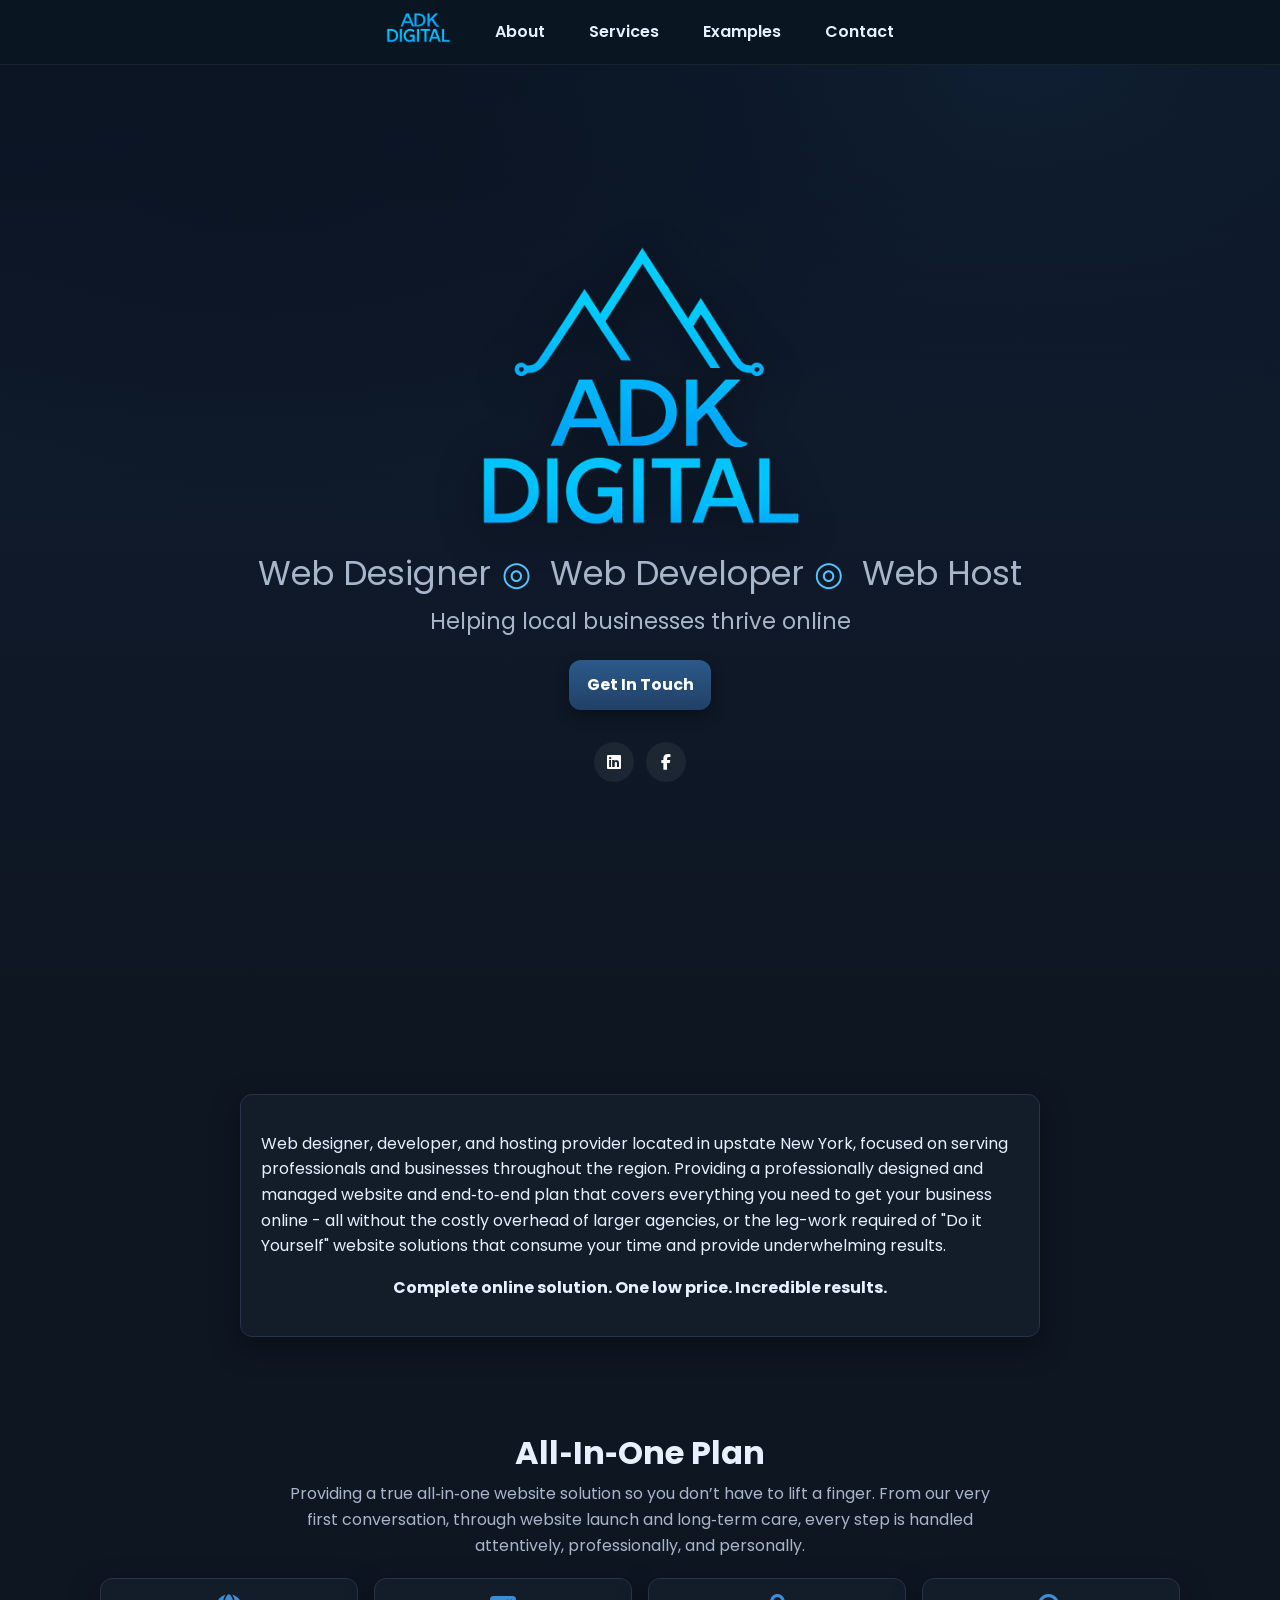
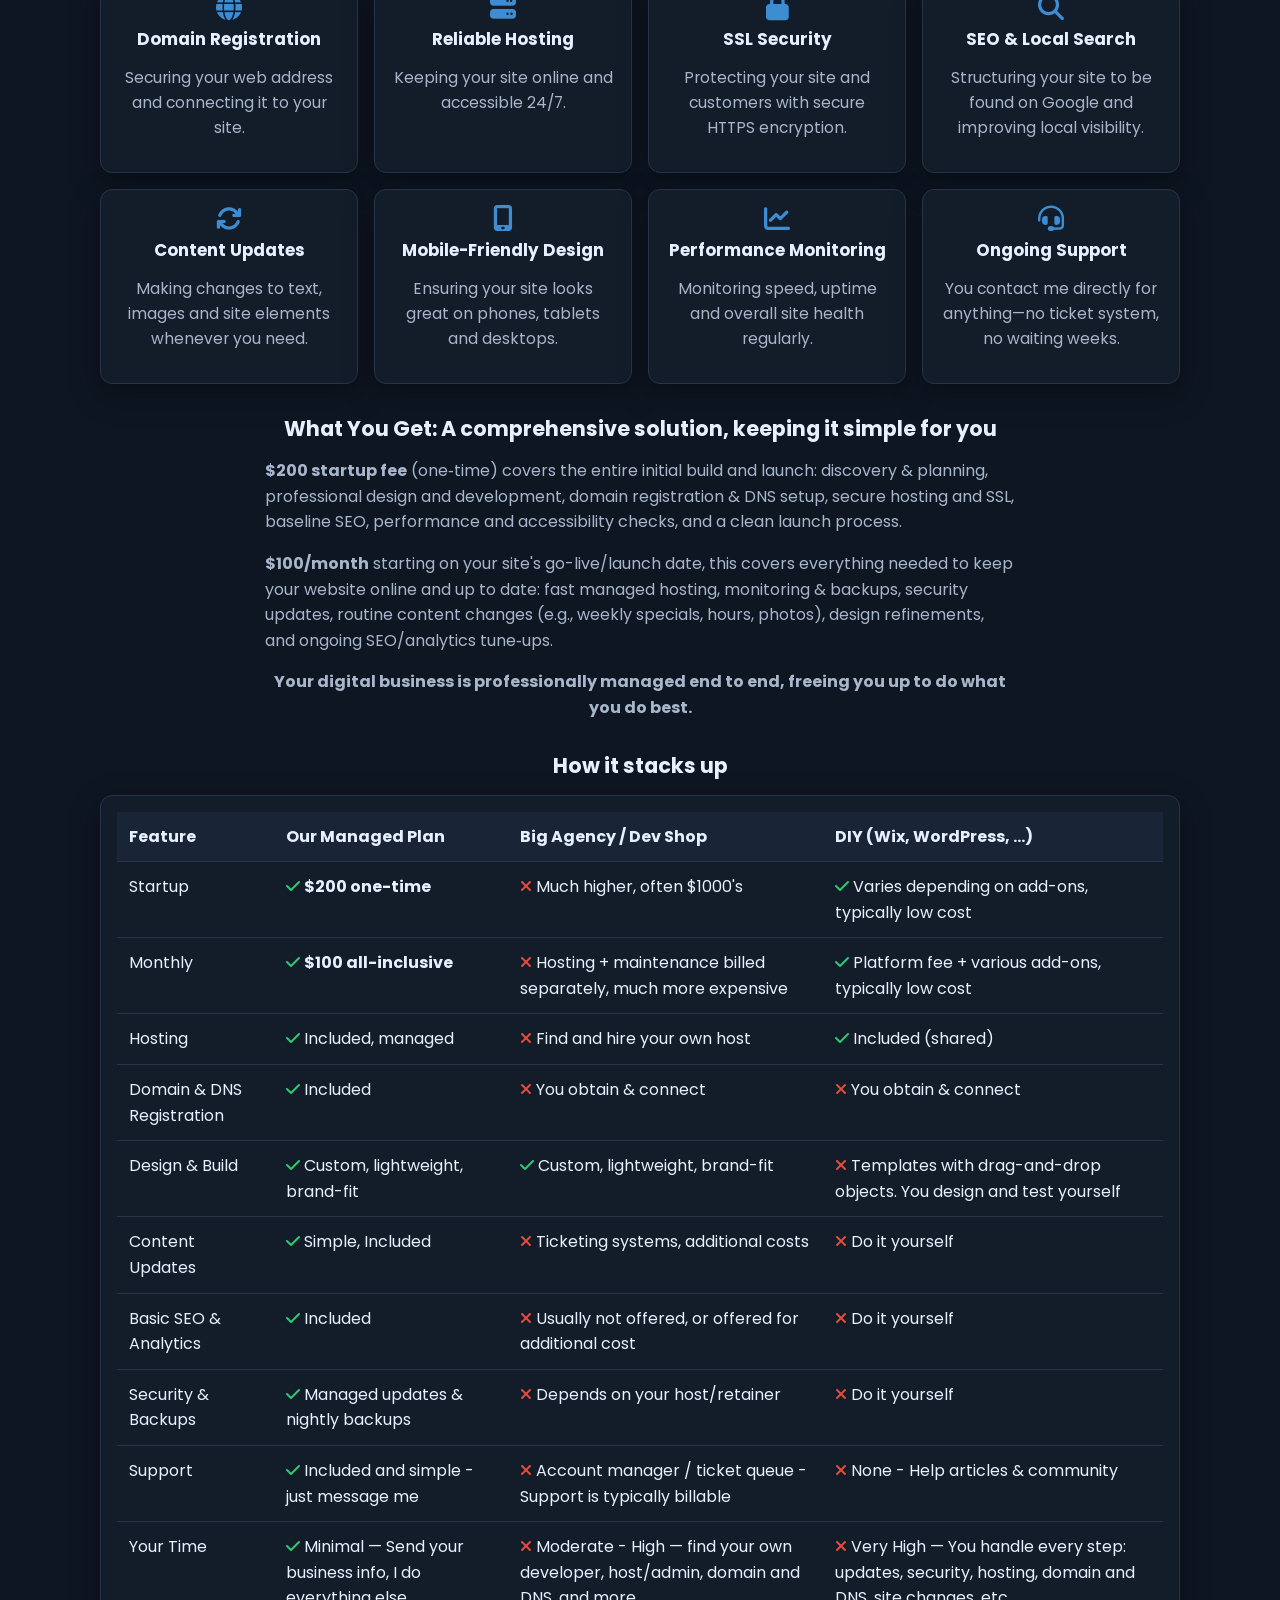
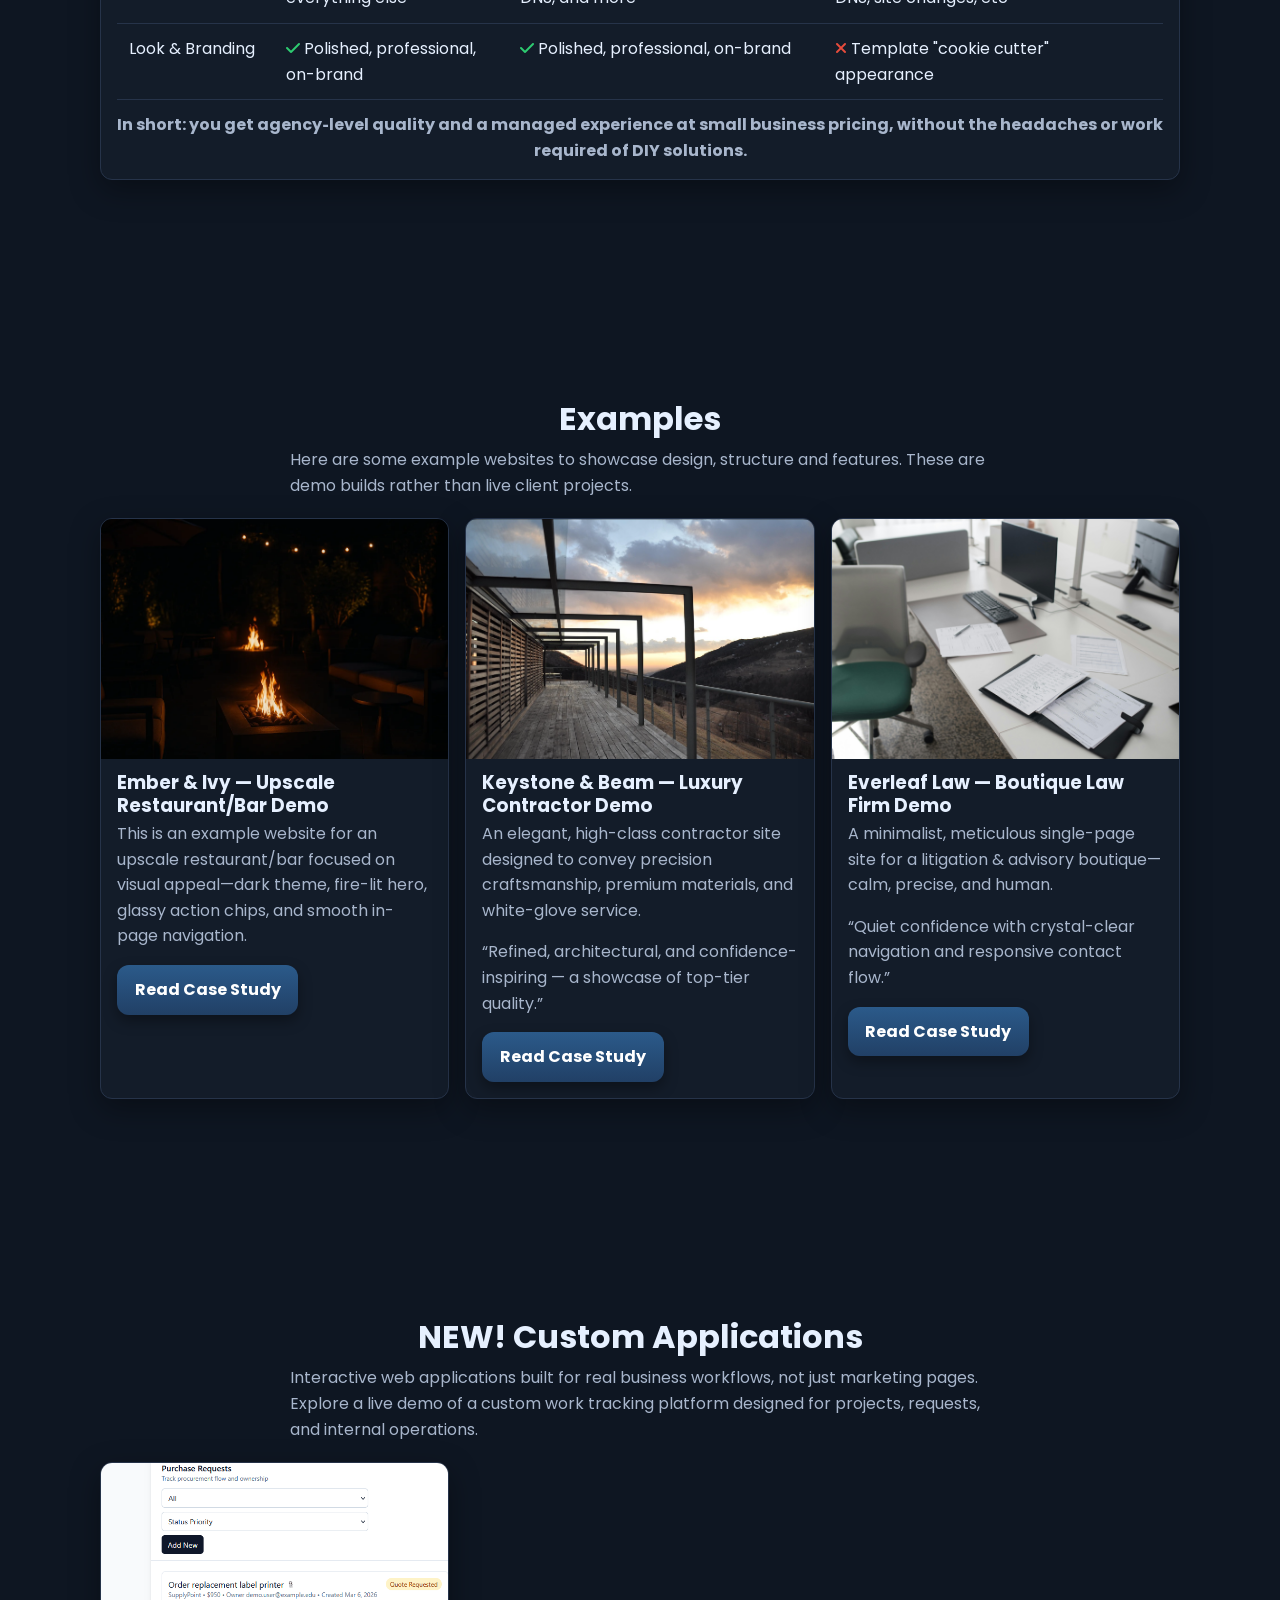
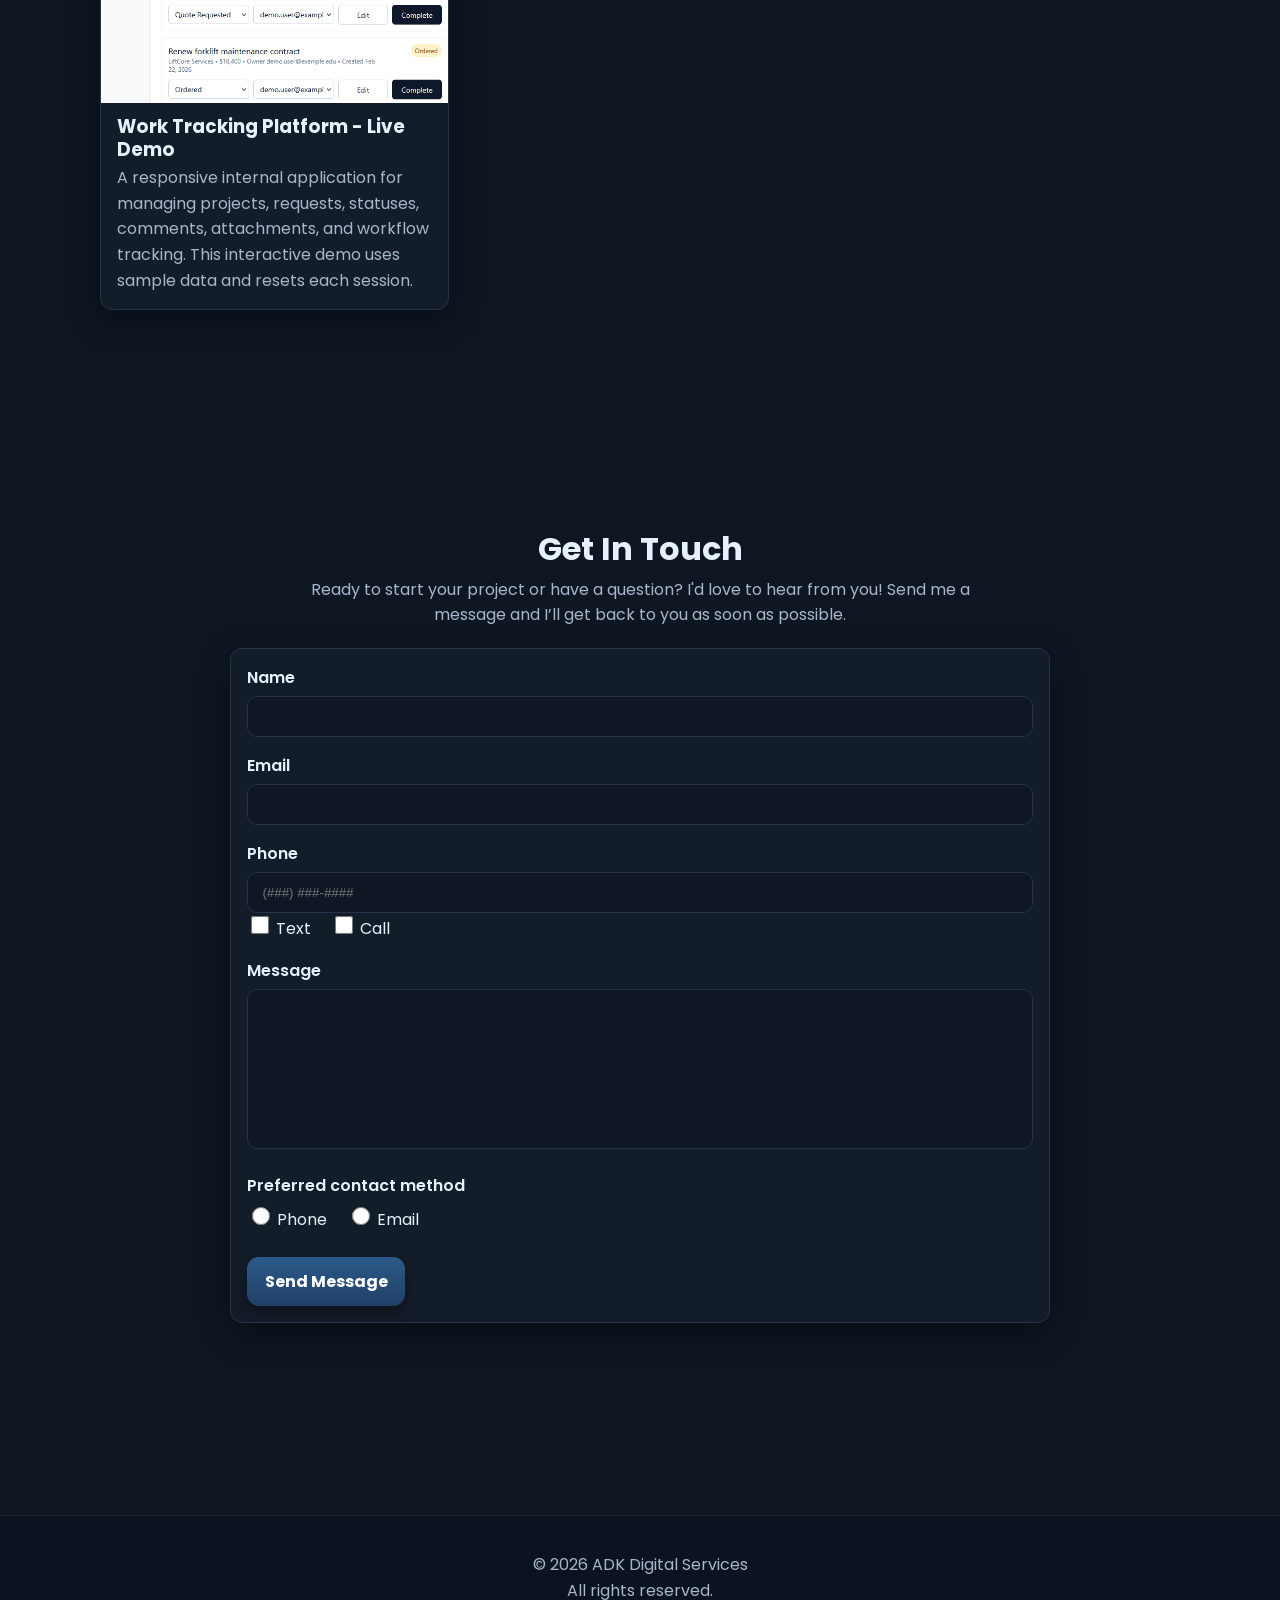
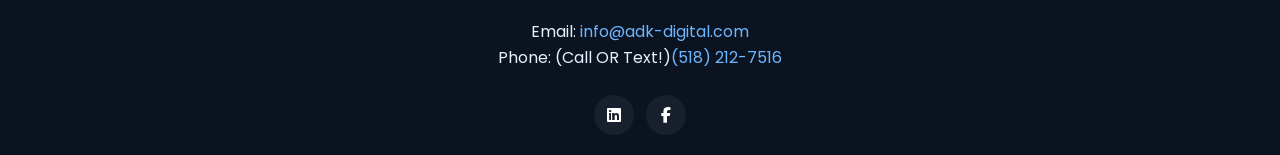
<file: index.html>
<!DOCTYPE html>
<html lang="en">
  <head>
    <meta charset="UTF-8">
    <meta http-equiv="X-UA-Compatible" content="IE=edge">
    <meta name="viewport" content="width=device-width, initial-scale=1.0">
    <title>ADK Digital Services | Web Design, Development, and Hosting</title>
    <meta name="description" content="Professional web designer, developer and hosting provider for local businesses. Building and maintaining custom websites complete with domain registration, reliable hosting, SSL security and everything else needed to get your business online." />
    <link rel="icon" type="image/png" sizes="32x32" href="images/favicon.png" />
    <link rel="preconnect" href="https://fonts.googleapis.com" />
    <link rel="preconnect" href="https://fonts.gstatic.com" crossorigin />
    <link href="https://fonts.googleapis.com/css2?family=Poppins:wght@400;600&family=Open+Sans:wght@400;600&display=swap" rel="stylesheet" />
    <link rel="stylesheet" href="https://cdnjs.cloudflare.com/ajax/libs/font-awesome/6.4.0/css/all.min.css" crossorigin="anonymous" />
    <link rel="stylesheet" href="css/styles.css" />
  </head>
  <body>
  <!-- rest of your page -->

    <header class="header">
      <div class="container header__container"><nav class="header__nav" aria-label="Primary">
          <ul class="nav__list">
            <li class="nav__item nav__item--brand">
				<a href="#home" class="nav__link nav__link--brand">
				<img src="images/logotrimmed.png" alt="ADK Digital Services" class="nav__logo">
				</a>
				</li>
            <li class="nav__item"><a href="#about" class="nav__link">About</a></li>
            <li class="nav__item"><a href="#services" class="nav__link">Services</a></li>
            <li class="nav__item"><a href="#examples" class="nav__link">Examples</a></li>
            <li class="nav__item"><a href="#contact" class="nav__link">Contact</a></li>
          </ul>
        </nav>
        <button class="header__toggle" aria-label="Toggle menu">
          <i class="fas fa-bars"></i>
        </button>
      </div>
    </header>

    <main>
<!-- Hero Section -->
<section class="hero" id="home">
  <div class="container hero__container">
    <div class="hero__content">
      <h1 class="hero__title">
        <img src="images/logo.png" alt="ADK Digital Services" class="hero__logo">
      </h1>
      <p class="hero__subtitle hero__subtitle--main hero-bullets">
        <span>Web Designer</span><span>Web Developer</span><span>Web Host</span>
      </p>
      <p class="hero__subtitle hero__subtitle--secondary">Helping local businesses thrive online</p>
      <a href="#contact" class="button button--primary">Get In Touch</a>

      <!-- Social links (same icons/links as footer) -->
      <div class="footer__social" aria-label="Social links">
        <a
          href="https://www.linkedin.com/company/adk-digital-services"
          class="footer__social-link"
          target="_blank"
          rel="noopener noreferrer"
          aria-label="LinkedIn: ADK Digital Services"
          title="LinkedIn: ADK Digital Services"
        >
          <i class="fab fa-linkedin" aria-hidden="true"></i>
          <span class="sr-only">LinkedIn</span>
        </a>
        <a
          href="https://www.facebook.com/people/ADK-Digital-Services/61580027347871/"
          class="footer__social-link"
          target="_blank"
          rel="noopener noreferrer"
          aria-label="Facebook: ADK Digital Services"
          title="Facebook: ADK Digital Services"
        >
          <i class="fab fa-facebook-f" aria-hidden="true"></i>
          <span class="sr-only">Facebook</span>
        </a>
      </div>
      <!-- /Social links -->
    </div>

    <!-- Plan Details & Comparison -->

  </div>
</section>


      <!-- About Section -->
      <section class="about" id="about">
        <div class="container about__container">
          <div class="about__content">
            <p>Web designer, developer, and hosting provider located in upstate New York, focused on serving professionals and businesses throughout the region.  Providing 
			a professionally designed and managed website and end‑to‑end plan that covers everything you need to get your business online - all without the 
			costly overhead of larger agencies, or the leg-work required of "Do it Yourself" website solutions that consume your time and provide underwhelming results.</p>
			<p style="text-align: center;">
				<strong>Complete online solution. One low price. Incredible results.</strong>
			</p>
			</div>
          </div>
      
      <!-- Services Section -->
      <section class="services" id="services">
        <div class="container">
          <h2 class="section-heading center">All‑In‑One Plan</h2>
          <p class="section-intro center">
            Providing a true all‑in‑one website solution so you don’t have to lift a finger.
            From our very first conversation, through website launch and long‑term care, every step is handled attentively, professionally, and personally.
          </p>
          <div class="services__grid">
            <div class="services__item">
              <i class="fas fa-globe services__icon" aria-hidden="true"></i>
              <h3 class="services__item-title">Domain Registration</h3>
              <p class="services__item-description">Securing your web address and connecting it to your site.</p>
            </div>
            <div class="services__item">
              <i class="fas fa-server services__icon" aria-hidden="true"></i>
              <h3 class="services__item-title">Reliable Hosting</h3>
              <p class="services__item-description">Keeping your site online and accessible 24/7.</p>
            </div>
            <div class="services__item">
              <i class="fas fa-lock services__icon" aria-hidden="true"></i>
              <h3 class="services__item-title">SSL Security</h3>
              <p class="services__item-description">Protecting your site and customers with secure HTTPS encryption.</p>
            </div>
            <div class="services__item">
              <i class="fas fa-search services__icon" aria-hidden="true"></i>
              <h3 class="services__item-title">SEO &amp; Local Search</h3>
              <p class="services__item-description">Structuring your site to be found on Google and improving local visibility.</p>
            </div>
            <div class="services__item">
              <i class="fas fa-sync services__icon" aria-hidden="true"></i>
              <h3 class="services__item-title">Content Updates</h3>
              <p class="services__item-description">Making changes to text, images and site elements whenever you need.</p>
            </div>
            <div class="services__item">
              <i class="fas fa-mobile-alt services__icon" aria-hidden="true"></i>
              <h3 class="services__item-title">Mobile-Friendly Design</h3>
              <p class="services__item-description">Ensuring your site looks great on phones, tablets and desktops.</p>
            </div>
            <div class="services__item">
              <i class="fas fa-chart-line services__icon" aria-hidden="true"></i>
              <h3 class="services__item-title">Performance Monitoring</h3>
              <p class="services__item-description">Monitoring speed, uptime and overall site health regularly.</p>
            </div>
            <div class="services__item">
              <i class="fas fa-headset services__icon" aria-hidden="true"></i>
              <h3 class="services__item-title">Ongoing Support</h3>
              <p class="services__item-description">You contact me directly for anything—no ticket system, no waiting weeks.</p>
            </div>
          </div>

          <!-- Plan Details & Comparison -->
          <div class="plan" id="plan-details">
            <h3 class="plan__title">What You Get: A comprehensive solution, keeping it simple for you</h3>
            <div class="plan__summary">
              <p><strong>$200 startup fee</strong> (one‑time) covers the entire initial build and launch: discovery &amp; planning, professional design and 
						development, domain registration &amp; DNS setup, secure hosting and SSL, baseline SEO, performance and accessibility checks, and a 
						clean launch process.</p>
              <p><strong>$100/month</strong> starting on your site's go-live/launch date, this covers everything needed to keep your website online and up 
						to date: fast managed hosting, monitoring &amp; backups, security updates, routine content changes (e.g., weekly specials, hours, 
						photos), design refinements, and ongoing SEO/analytics tune‑ups.</p>
			  <p class="center"><strong> Your digital business is professionally managed end to end, freeing you up to do what you do best.</strong></p>
            </div>
            <h3 class="plan__title">How it stacks up</h3>
            <div class="compare-table-wrap">
              <table class="compare-table" aria-describedby="compare-caption">
  <caption id="compare-caption" class="sr-only">
    Comparison of our managed plan vs big agencies and DIY website builders
  </caption>
  <thead>
    <tr>
      <th>Feature</th>
      <th>Our Managed Plan</th>
      <th>Big Agency / Dev Shop</th>
      <th>DIY (Wix, WordPress, …)</th>
    </tr>
  </thead>
  <tbody>
    <tr>
      <td>Startup</td>
      <td><i class="fas fa-check" aria-hidden="true"></i> <strong>$200 one-time</strong></td>
      <td><i class="fas fa-times" aria-hidden="true"></i> Much higher, often $1000's</td>
      <td><i class="fas fa-check" aria-hidden="true"></i> Varies depending on add-ons, typically low cost</td>
    </tr>
    <tr>
      <td>Monthly</td>
      <td><i class="fas fa-check" aria-hidden="true"></i> <strong>$100 all-inclusive</strong></td>
      <td><i class="fas fa-times" aria-hidden="true"></i> Hosting + maintenance billed separately, much more expensive</td>
      <td><i class="fas fa-check" aria-hidden="true"></i> Platform fee + various add-ons, typically low cost</td>
    </tr>
    <tr>
      <td>Hosting</td>
      <td><i class="fas fa-check" aria-hidden="true"></i> Included, managed</td>
      <td><i class="fas fa-times" aria-hidden="true"></i> Find and hire your own host</td>
      <td><i class="fas fa-check" aria-hidden="true"></i> Included (shared)</td>
    </tr>
    <tr>
      <td>Domain &amp; DNS Registration</td>
      <td><i class="fas fa-check" aria-hidden="true"></i> Included</td>
      <td><i class="fas fa-times" aria-hidden="true"></i> You obtain &amp; connect</td>
      <td><i class="fas fa-times" aria-hidden="true"></i> You obtain &amp; connect</td>
    </tr>
    <tr>
      <td>Design &amp; Build</td>
      <td><i class="fas fa-check" aria-hidden="true"></i> Custom, lightweight, brand-fit</td>
      <td><i class="fas fa-check" aria-hidden="true"></i> Custom, lightweight, brand-fit</td>
      <td><i class="fas fa-times" aria-hidden="true"></i> Templates with drag-and-drop objects. You design and test yourself</td>
    </tr>
    <tr>
      <td>Content Updates</td>
      <td><i class="fas fa-check" aria-hidden="true"></i> Simple, Included</td>
      <td><i class="fas fa-times" aria-hidden="true"></i> Ticketing systems, additional costs</td>
      <td><i class="fas fa-times" aria-hidden="true"></i> Do it yourself</td>
    </tr>
    <tr>
      <td>Basic SEO &amp; Analytics</td>
      <td><i class="fas fa-check" aria-hidden="true"></i> Included</td>
      <td><i class="fas fa-times" aria-hidden="true"></i> Usually not offered, or offered for additional cost</td>
      <td><i class="fas fa-times" aria-hidden="true"></i> Do it yourself</td>
    </tr>
    <tr>
      <td>Security &amp; Backups</td>
      <td><i class="fas fa-check" aria-hidden="true"></i> Managed updates &amp; nightly backups</td>
      <td><i class="fas fa-times" aria-hidden="true"></i> Depends on your host/retainer</td>
      <td><i class="fas fa-times" aria-hidden="true"></i> Do it yourself</td>
    </tr>
    <tr>
      <td>Support</td>
      <td><i class="fas fa-check" aria-hidden="true"></i> Included and simple - just message me</td>
      <td><i class="fas fa-times" aria-hidden="true"></i> Account manager / ticket queue - Support is typically billable</td>
      <td><i class="fas fa-times" aria-hidden="true"></i> None - Help articles &amp; community</td>
    </tr>
    <tr>
      <td>Your Time</td>
      <td><i class="fas fa-check" aria-hidden="true"></i> Minimal — Send your business info, I do everything else</td>
      <td><i class="fas fa-times" aria-hidden="true"></i> Moderate - High — find your own developer, host/admin, domain and DNS, and more</td>
      <td><i class="fas fa-times" aria-hidden="true"></i> Very High — You handle every step: updates, security, hosting, domain and DNS, site changes, etc</td>
    </tr>
    <tr>
      <td>Look &amp; Branding</td>
      <td><i class="fas fa-check" aria-hidden="true"></i> Polished, professional, on-brand</td>
      <td><i class="fas fa-check" aria-hidden="true"></i> Polished, professional, on-brand</td>
      <td><i class="fas fa-times" aria-hidden="true"></i> Template "cookie cutter" appearance</td>
    </tr>
  </tbody>
</table>

              <p class="compare-note"><strong>In short: you get agency‑level quality and a managed experience at small business pricing, without the headaches or work required of DIY solutions.</strong></p>
            </div>
          </div>

        </div>
      </section>

      <!-- Examples Section (renamed from Portfolio) -->
<section class="portfolio" id="examples">
  <div class="container portfolio__container">
    <h2 class="portfolio__title">Examples</h2>
    <p class="portfolio__intro">Here are some example websites to showcase design, structure and features. These are demo builds rather than live client projects.</p>

    <div class="portfolio__grid">

      <!-- Ember & Ivy demo link -->
      <div class="portfolio__item">
        <a href="./ember-ivy/index.html" class="portfolio__thumb-link" aria-label="Open Ember & Ivy demo site">
          <picture>
            <!-- If you later add a JPG/PNG fallback, place a <source> for webp first and the <img> as fallback -->
            <img
              src="ember-ivy/images/hero.webp"
              alt="Thumbnail of Ember &amp; Ivy demo website"
              class="portfolio__image" />
          </picture>
        </a>
        <h3 class="portfolio__item-title">Ember &amp; Ivy — Upscale Restaurant/Bar Demo</h3>
        <p class="portfolio__item-description">
          This is an example website for an upscale restaurant/bar focused on visual appeal—dark theme, fire-lit hero, glassy action chips, and smooth in-page navigation.
        </p>
        <p class="portfolio__case-study-link"><a class="button button--primary" href="case-studies/ember-ivy.html">Read Case Study<span class="sr-only">: Ember &amp; Ivy</span></a></p>
      </div>

      <!-- Keystone & Beam demo link -->
      <div class="portfolio__item">
        <a href="./keystone-beam/index.html"
           class="portfolio__thumb-link"
           aria-label="Open Keystone &amp; Beam demo site">
          <picture>
            <!-- Add a <source> for webp here later if you export one (keep the PNG as the <img> fallback) -->
            <img
              src="keystone-beam/images/hero.png"
              alt="Thumbnail of Keystone &amp; Beam demo website"
              class="portfolio__image" />
          </picture>
        </a>
        <h3 class="portfolio__item-title">Keystone &amp; Beam — Luxury Contractor Demo</h3>
        <p class="portfolio__item-description">
          An elegant, high-class contractor site designed to convey precision craftsmanship,
          premium materials, and white-glove service.
        </p>
        <p class="portfolio__item-testimonial">
          “Refined, architectural, and confidence-inspiring — a showcase of top-tier quality.”
        </p>
        <p class="portfolio__case-study-link"><a class="button button--primary" href="case-studies/keystone-beam.html">Read Case Study<span class="sr-only">: Keystone &amp; Beam</span></a></p>
      </div>
	<!-- Everleaf Law demo link -->
		<div class="portfolio__item">
			<a href="./site/index.html"
			class="portfolio__thumb-link"
			aria-label="Open Everleaf Law demo site">
			<picture>
	<!-- Use the Everleaf hero image as the thumbnail -->
      <img
        src="site/images/hero.jpg"
        alt="Thumbnail of Everleaf Law demo website"
        class="portfolio__image" />
    </picture>
  </a>
  <h3 class="portfolio__item-title">Everleaf Law — Boutique Law Firm Demo</h3>
  <p class="portfolio__item-description">
    A minimalist, meticulous single-page site for a litigation &amp; advisory boutique—calm, precise, and human.
  </p>
  <p class="portfolio__item-testimonial">
    “Quiet confidence with crystal-clear navigation and responsive contact flow.”
  </p>
  <p class="portfolio__case-study-link"><a class="button button--primary" href="case-studies/everleaf-law.html">Read Case Study<span class="sr-only">: Everleaf Law</span></a></p>
</div>


    </div>
  </div>
</section>

<!-- Custom Applications Section -->
<section class="portfolio" id="custom-applications">
  <div class="container portfolio__container">
    <h2 class="portfolio__title">NEW! Custom Applications</h2>
    <p class="portfolio__intro">Interactive web applications built for real business workflows, not just marketing pages. Explore a live demo of a custom work tracking platform designed for projects, requests, and internal operations.</p>

    <div class="portfolio__grid">
      <div class="portfolio__item">
        <a
          href="https://work-tracker-demo.adk-digital.com/"
          class="portfolio__thumb-link"
          aria-label="Open Work Tracking Platform live demo"
        >
          <picture>
            <img
              src="images/work-tracker-demo-screenshot.png"
              alt="Thumbnail of Work Tracking Platform live demo"
              class="portfolio__image" />
          </picture>
        </a>
        <h3 class="portfolio__item-title">Work Tracking Platform - Live Demo</h3>
        <p class="portfolio__item-description">
          A responsive internal application for managing projects, requests, statuses, comments, attachments, and workflow tracking. This interactive demo uses sample data and resets each session.
        </p>
      </div>
    </div>
  </div>
</section>


      <!-- Contact Section -->
      <section class="contact" id="contact">
        <div class="container contact__container">
          <h2 class="contact__title center">Get In Touch</h2>
          <p class="contact__intro center">Ready to start your project or have a question? I'd love to hear from you! Send me a message and I’ll get back to you as soon as possible.</p>
          <form
			  name="contact"
			  id="contact-form"
			  class="contact__form"
			  method="POST"
			  data-netlify="true"
			  netlify-honeypot="bot-field"
			  action="https://www.adk-digital.com/thanks.html">
			  
			
			  <input type="hidden" name="form-name" value="contact" />

			  <!-- Honeypot (hide with CSS) -->
			  <p class="hidden" aria-hidden="true">
				<label>Don’t fill this out: <input name="bot-field"></label>
			  </p>

			  <div class="form__group">
				<label for="name" class="form__label">Name</label>
				<input type="text" id="name" name="name" class="form__input" autocomplete="name" required />
			  </div>

			  <div class="form__group">
				<label for="email" class="form__label">Email</label>
				<input type="email" id="email" name="email" class="form__input" autocomplete="email" required />
			  </div>

			  <div class="form__group form__group--phone">
				<label for="phone" class="form__label">Phone</label>
				<input type="tel" id="phone" name="phone" class="form__input" inputmode="tel" autocomplete="tel" placeholder="(###) ###-####" />
				<div class="form__inline-options form__phone-options">
				  <label class="inline"><input type="checkbox" id="pref-text" name="pref_text" value="text"> Text</label>
				  <label class="inline"><input type="checkbox" id="pref-call" name="pref_call" value="call"> Call</label>
				</div>
				<div class="form__error" id="phone-pref-error" aria-live="polite"></div>
			  </div>

			  <div class="form__group">
				<label for="message" class="form__label">Message</label>
				<textarea id="message" name="message" class="form__textarea" rows="6" required></textarea>
			  </div>

			  <div class="form__group form__group--preferred">
				<label class="form__label" id="preferred_contact_label">Preferred contact method</label>
				<div class="form__box" role="group" aria-labelledby="preferred_contact_label">
				  <div class="form__inline-options">
					<label class="inline"><input type="radio" name="preferred_contact" value="phone" required> Phone</label>
					<label class="inline"><input type="radio" name="preferred_contact" value="email" required> Email</label>
				  </div>
				</div>
			  </div>

			  <button type="submit" class="button button--primary form__submit">Send Message</button>
			</form>

        </div>
      </section>
    </main>

    <footer class="footer">
      <div class="container footer__container">
        <div class="footer__info">
          <p class="footer__name">
  <span class="nowrap">© <span id="year"></span> ADK Digital Services</span>
  <br class="br-mobile">
  <span class="nowrap">All rights reserved.</span>
</p>

          <p class="footer__contact">
  <span class="nowrap">Email: <a href="mailto:info@adk-digital.com">info@adk-digital.com</a></span>
  <br class="br-mobile">
  <span class="nowrap">Phone: (Call OR Text!)<a href="tel:+15182127516">(518) 212-7516</a></span>
</p>

        </div>
        <div class="footer__social">
		  <a
			href="https://www.linkedin.com/company/adk-digital-services"
			class="footer__social-link"
			target="_blank"
			rel="noopener noreferrer"
			aria-label="LinkedIn: ADK Digital Services"
			title="LinkedIn: ADK Digital Services"
		  >
			<i class="fab fa-linkedin" aria-hidden="true"></i>
			<span class="sr-only">LinkedIn</span>
		  </a>
		  <a
			href="https://www.facebook.com/people/ADK-Digital-Services/61580027347871/"
			class="footer__social-link"
			target="_blank"
			rel="noopener noreferrer"
			aria-label="Facebook: ADK Digital Services"
			title="Facebook: ADK Digital Services"
		  >
			<i class="fab fa-facebook-f" aria-hidden="true"></i>
			<span class="sr-only">Facebook</span>
		  </a>
		</div>

      </div>
    </footer>

    <script src="js/main.js"></script>
  
    <script>
    /* Contact form phone mask & validation */
    (function(){
      var form = document.getElementById('contact-form');
      if (!form) return;
      var input = document.getElementById('phone');
      var cbText = document.getElementById('pref-text');
      var cbCall = document.getElementById('pref-call');
      var err   = document.getElementById('phone-pref-error');

      function formatPhone(value){
        var d = (value || '').replace(/\D/g, '').slice(0,10);
        var p1 = d.slice(0,3), p2 = d.slice(3,6), p3 = d.slice(6,10);
        if (d.length > 6) return '(' + p1 + ') ' + p2 + '-' + p3;
        if (d.length > 3) return '(' + p1 + ') ' + p2;
        if (d.length > 0) return '(' + p1;
        return '';
      }
      input.addEventListener('input', function(){
        input.value = formatPhone(input.value);
      });
      input.addEventListener('blur', function(){
        if (!/\(\d{3}\) \d{3}-\d{4}$/.test(input.value)) {
          input.setCustomValidity('Please enter a valid 10-digit phone number.');
        } else {
          input.setCustomValidity('');
        }
      });
      function validatePrefs(){
        var ok = (cbText && cbText.checked) || (cbCall && cbCall.checked);
        if (!ok) { err.textContent = 'Select at least one: Text and/or Call.'; }
        else { err.textContent = ''; }
        return ok;
      }
      if (cbText) cbText.addEventListener('change', validatePrefs);
      if (cbCall) cbCall.addEventListener('change', validatePrefs);
      form.addEventListener('submit', function(e){
        if (!validatePrefs()) { e.preventDefault(); e.stopPropagation(); }
      });
    })();
    </script>
    
  </body>

</html>
</file>
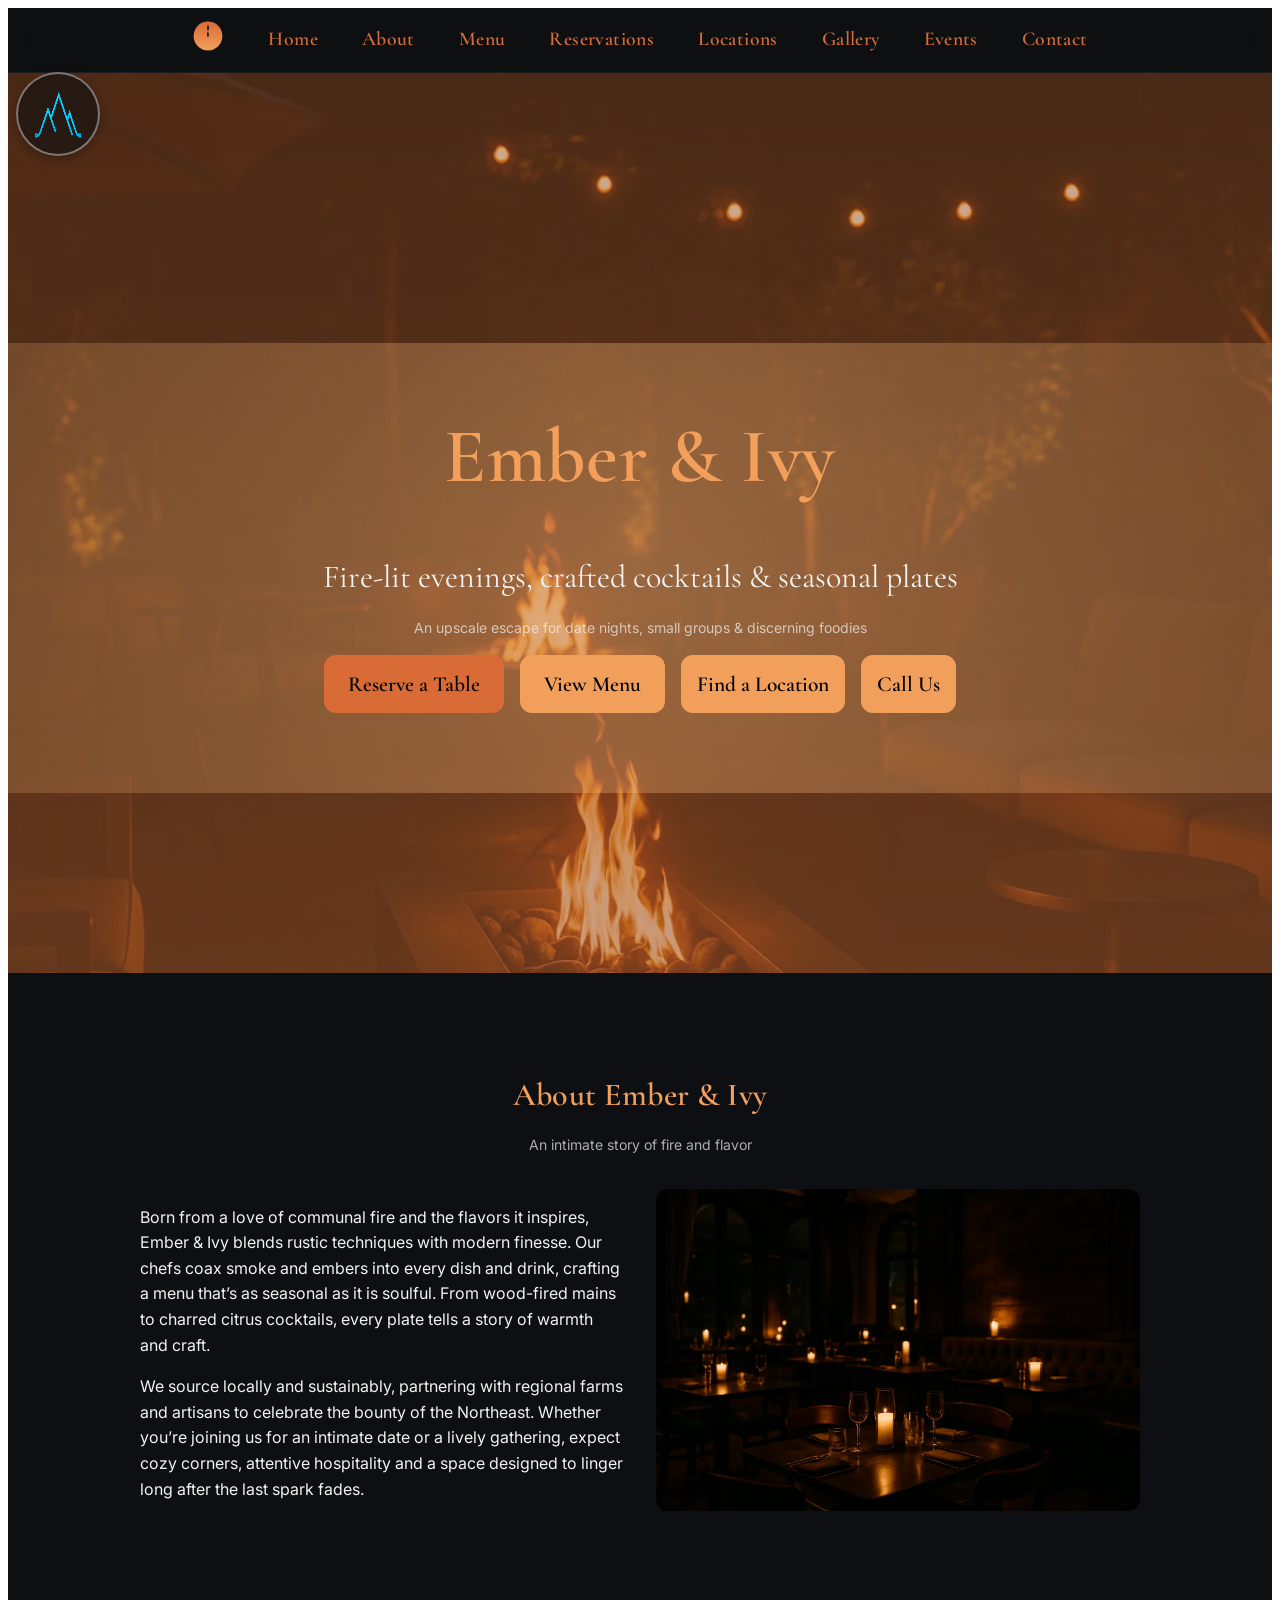
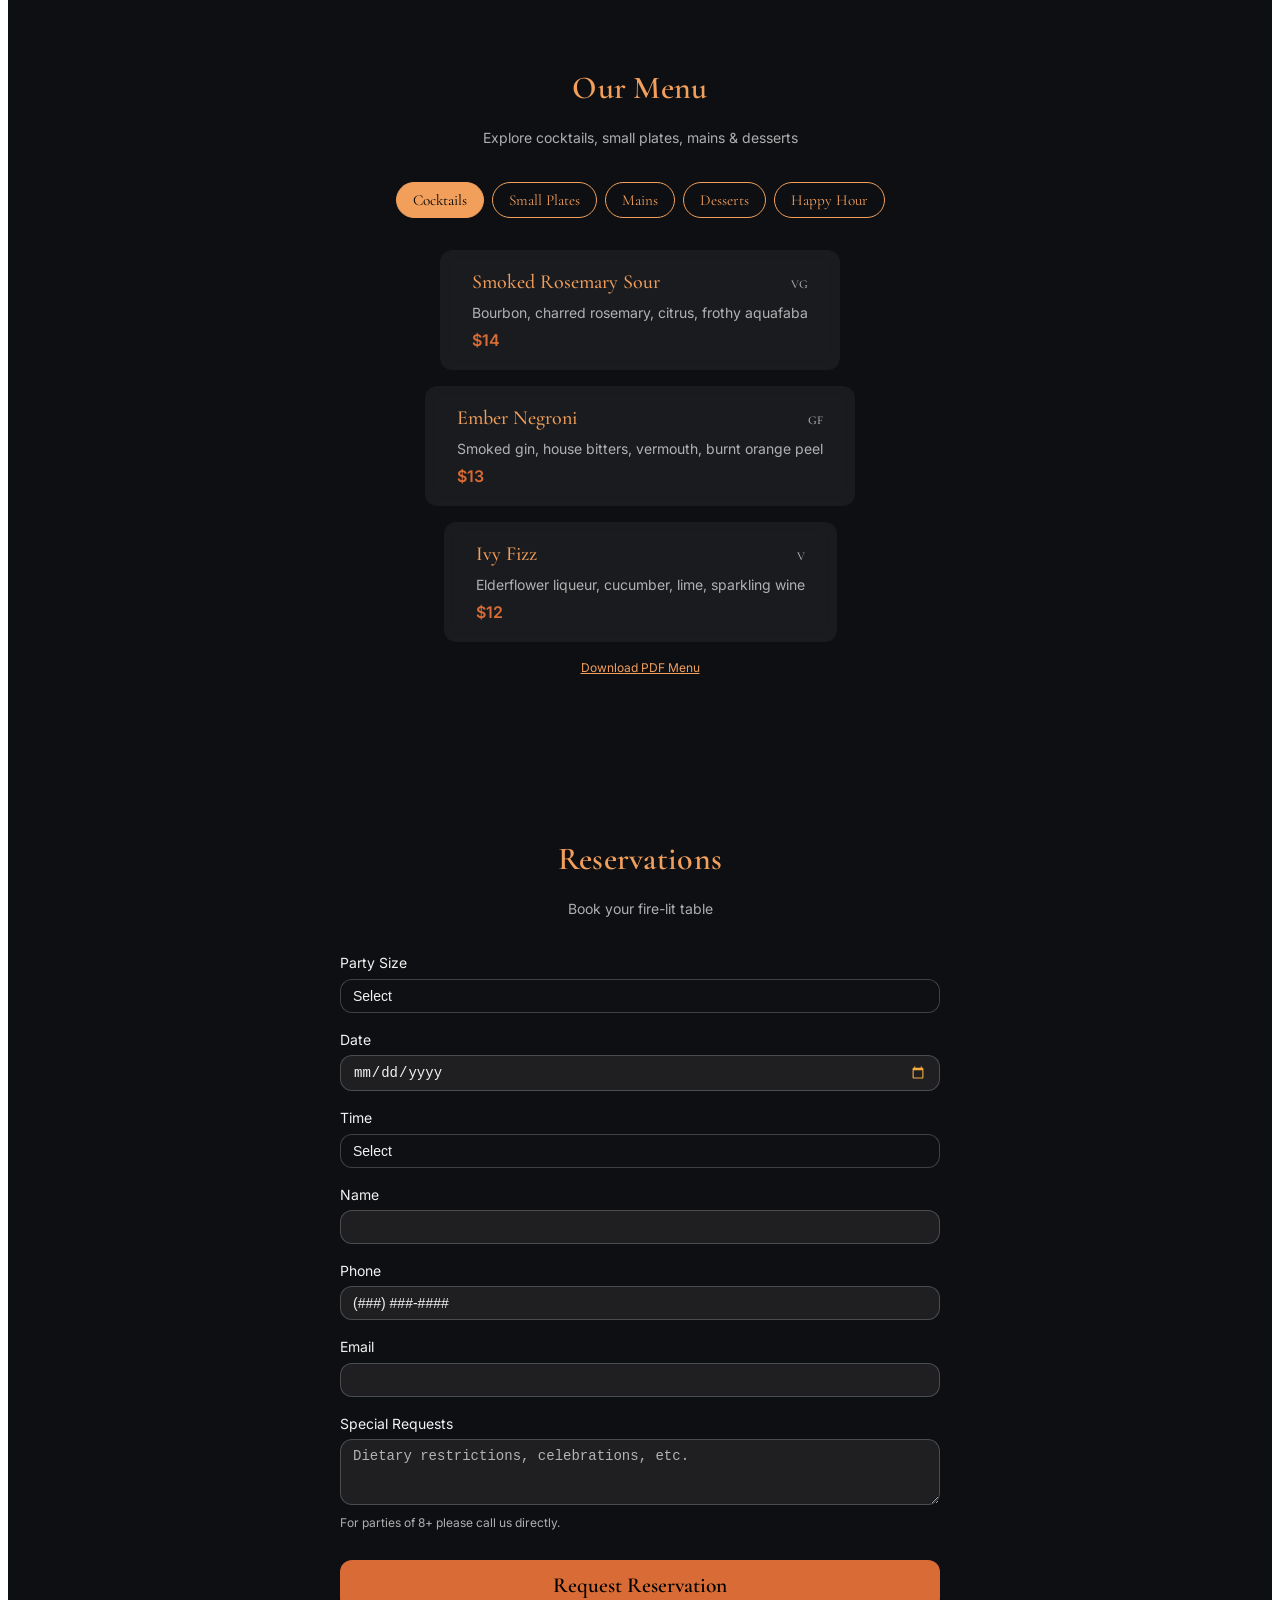
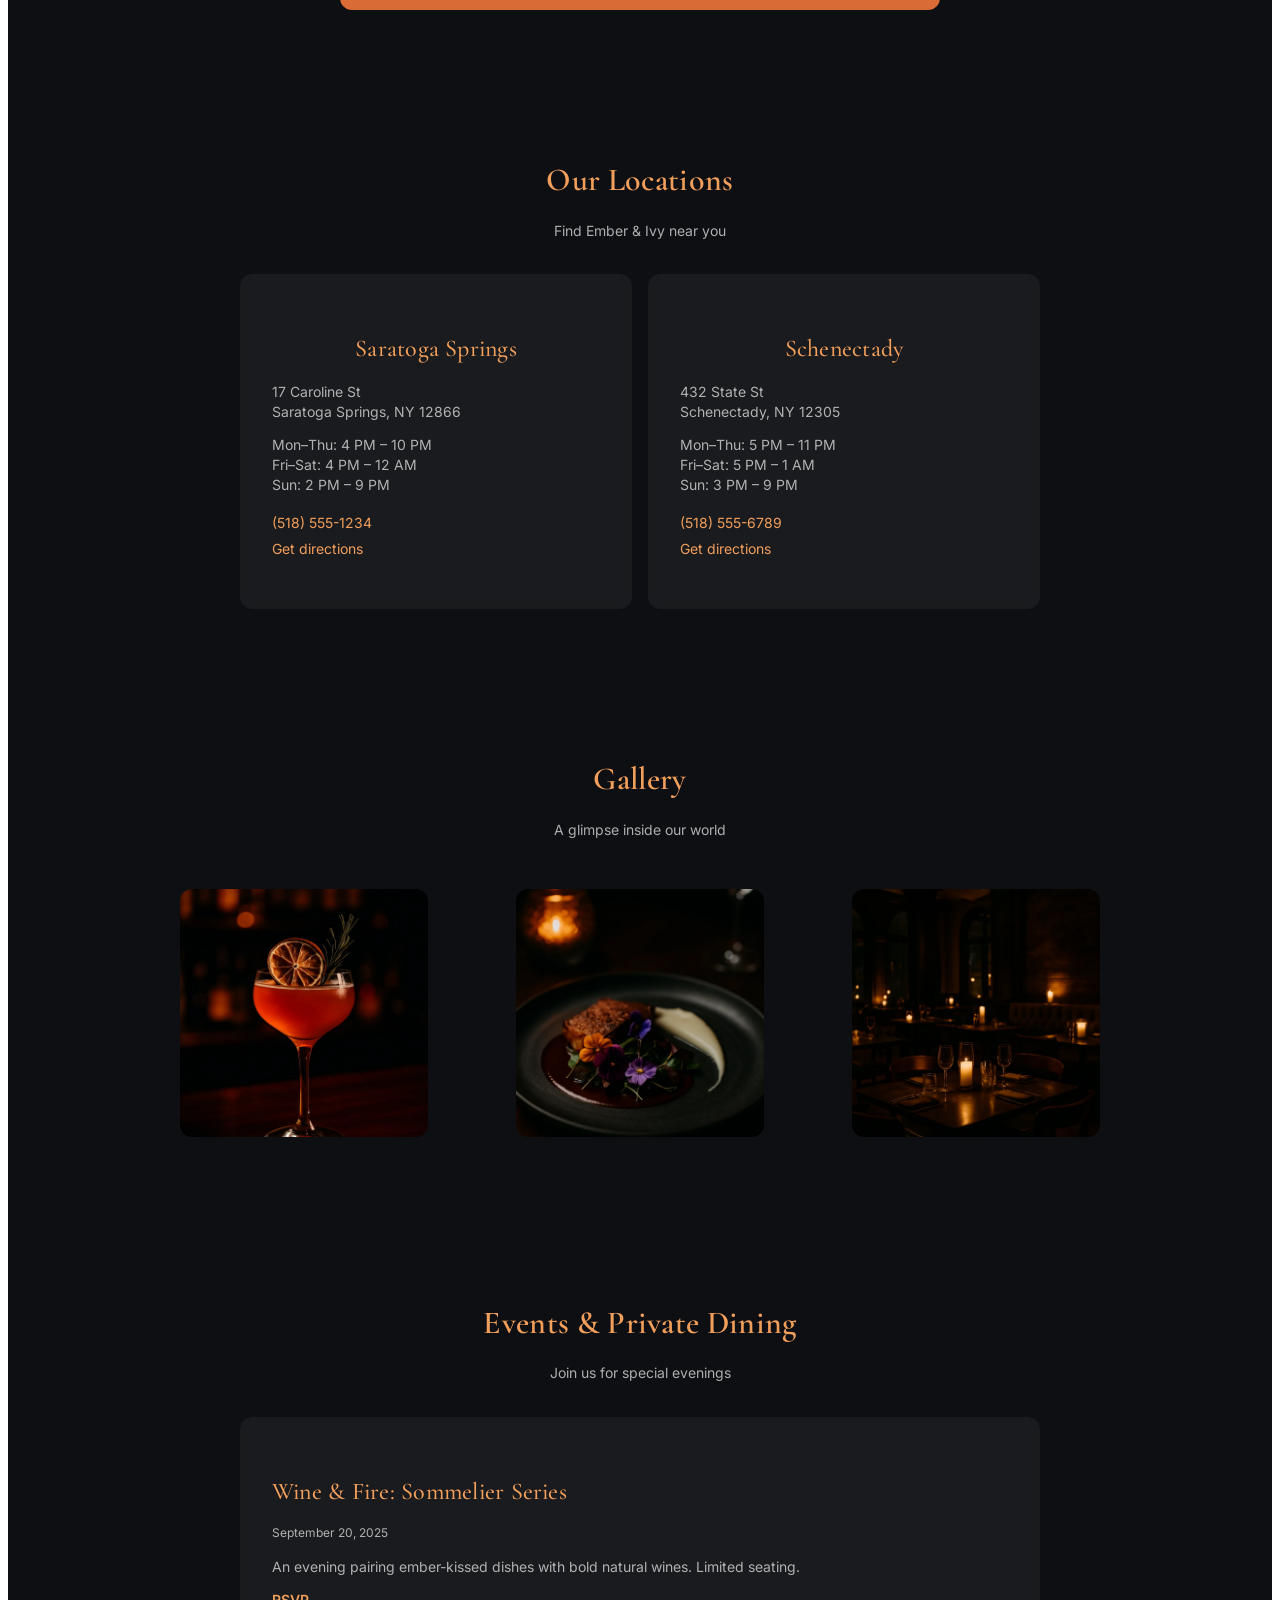
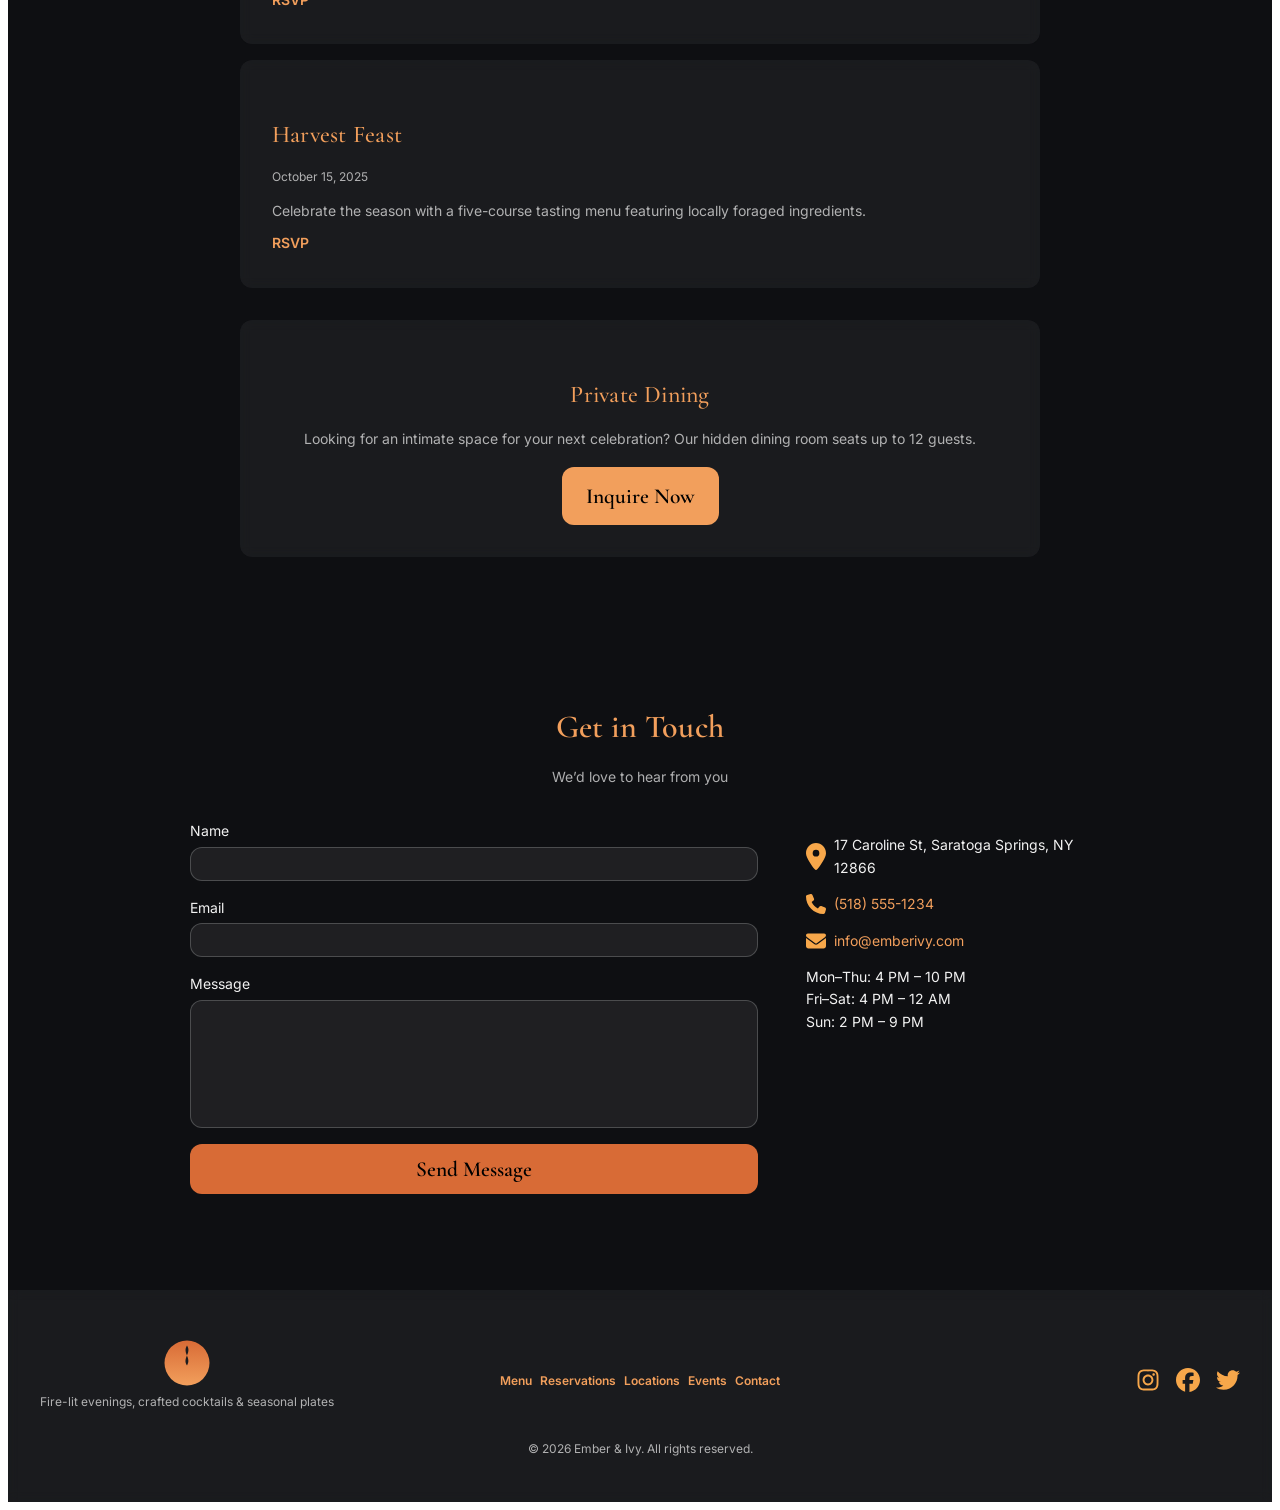
<file: ember-ivy/index.html>
<!DOCTYPE html>
<html lang="en">
<head>
  <meta charset="UTF-8" />
  <meta http-equiv="X-UA-Compatible" content="IE=edge" />
  <meta name="viewport" content="width=device-width, initial-scale=1.0" />
  <!-- Primary meta tags -->
  <title>Ember &amp; Ivy | Fire-lit evenings, crafted cocktails, seasonal plates</title>
  <meta
    name="description"
    content="Experience upscale, cozy nights with craft cocktails, seasonal plates and an elegant patio at Ember &amp; Ivy. Reserve a table, explore our menu and discover upcoming events."
  />
  <!-- Open Graph / Facebook -->
  <meta property="og:type" content="website" />
  <meta property="og:title" content="Ember &amp; Ivy | Fire-lit evenings, crafted cocktails, seasonal plates" />
  <meta
    property="og:description"
    content="Experience upscale, cozy nights with craft cocktails, seasonal plates and an elegant patio at Ember &amp; Ivy. Reserve a table, explore our menu and discover upcoming events."
  />
  <meta property="og:image" content="./images/hero.webp" />
  <!-- Twitter -->
  <meta name="twitter:card" content="summary_large_image" />
  <meta name="twitter:title" content="Ember &amp; Ivy | Fire-lit evenings, crafted cocktails, seasonal plates" />
  <meta
    name="twitter:description"
    content="Experience upscale, cozy nights with craft cocktails, seasonal plates and an elegant patio at Ember &amp; Ivy. Reserve a table, explore our menu and discover upcoming events."
  />
  <meta name="twitter:image" content="./images/hero.webp" />

  <!-- Canonical & theme colour -->
  <link rel="canonical" href="https://example.com/ember-ivy/" />
  <meta name="theme-color" content="#B06030" />
  <link rel="stylesheet" href="https://cdnjs.cloudflare.com/ajax/libs/font-awesome/6.4.0/css/all.min.css" crossorigin="anonymous" />


  <!-- Structured data: Restaurant schema with placeholders -->
  <script type="application/ld+json">
  {
    "@context": "https://schema.org",
    "@type": "Restaurant",
    "name": "Ember & Ivy",
    "url": "https://example.com/ember-ivy/",
    "telephone": "+1-000-000-0000",
    "address": {
      "@type": "PostalAddress",
      "streetAddress": "123 Placeholder St",
      "addressLocality": "City",
      "addressRegion": "NY",
      "postalCode": "00000",
      "addressCountry": "US"
    },
    "servesCuisine": ["Seasonal", "New American", "Cocktails"],
    "image": "https://example.com/ember-ivy/images/hero.jpg",
    "sameAs": [
      "https://www.instagram.com/example",
      "https://www.facebook.com/example"
    ]
  }
  </script>

  <!-- Preconnect for fonts -->
  <link rel="preconnect" href="https://fonts.googleapis.com" />
  <link rel="preconnect" href="https://fonts.gstatic.com" crossorigin />
  <!-- Google Fonts: Cormorant Garamond & Inter -->
  <link
    href="https://fonts.googleapis.com/css2?family=Cormorant+Garamond:wght@400;500;600;700&family=Inter:wght@300;400;500;600;700&display=swap"
    rel="stylesheet"
  />
  <!-- Preload hero images to improve LCP -->
  <link rel="preload" as="image" fetchpriority="high" href="./images/hero.avif" />
  <link rel="preload" as="image" href="./images/hero.webp" type="image/webp" />
  <!-- Favicons -->
  <link rel="icon" type="image/svg+xml" href="./assets/logo.svg" />
  <link rel="icon" type="image/png" sizes="32x32" href="./assets/favicon-32.png" />
  <link rel="icon" type="image/png" sizes="16x16" href="./assets/favicon-16.png" />
  <link rel="apple-touch-icon" href="./assets/favicon-48.png" />
  <!-- Styles -->
  <link rel="stylesheet" href="./css/styles.css" />

  <!-- Floating back-to-portfolio button (fixed size & above all content) -->
  <style>
    .demo-back {
      position: fixed;
      top: 20px;
      left: 20px;
      z-index: 9999;
      display: inline-flex;
      align-items: center;
      justify-content: center;
      width: 80px;
      height: 80px;
      border-radius: 50%;
      background: rgba(17,17,17,0.65);
      backdrop-filter: blur(6px);
      -webkit-backdrop-filter: blur(6px);
      border: 2px solid rgba(255,255,255,0.4);
      box-shadow: 0 4px 12px rgba(0,0,0,0.3);
      text-decoration: none;
    }
    .demo-back:hover { background: rgba(17,17,17,0.85); transform: scale(1.05); }
    .demo-back img { width: 48px; height: 48px; display: block; }
    @media (max-width: 640px) {
      .demo-back { width: 56px; height: 56px; top: 12px; left: 12px; }
      .demo-back img { width: 32px; height: 32px; }
    }

    /* FIX: ensure anything with [hidden] is REALLY hidden (prevents UA/CSS conflicts) */
    [hidden] { display: none !important; }
  </style>

  


  


  <style>
    /* Consistent nav underline: only active section shows underline */
    .ei-nav__link {
      text-decoration: none !important;
    }
    .ei-nav__link:hover,
    .ei-nav__link:focus {
      text-decoration: none !important;
    }
    .ei-nav__link[aria-current="page"] {
      text-decoration: underline !important;
      text-underline-offset: 4px;
      text-decoration-thickness: 2px;
    }
    /* Visible keyboard focus ring without underline duplication */
    .ei-nav__link:focus-visible {
      outline: 2px solid currentColor;
      outline-offset: 2px;
    }
  </style>


  <style>
    /* Unify nav underline behavior across all states */
    header .ei-nav__list .ei-nav__link,
    header .ei-nav__list .ei-nav__link:link,
    header .ei-nav__list .ei-nav__link:visited,
    header .ei-nav__list .ei-nav__link:hover,
    header .ei-nav__list .ei-nav__link:active,
    header .ei-nav__list .ei-nav__link:focus,
    header .ei-nav__list .ei-nav__link:focus:hover,
    header .ei-nav__list .ei-nav__link:focus:active {
      text-decoration: none !important;
      border-bottom: 0 !important;
      box-shadow: none !important;
      background-image: none !important;
    }

    /* Only the current section is underlined */
    header .ei-nav__list .ei-nav__link[aria-current="page"] {
      text-decoration: underline !important;
      text-underline-offset: 4px !important;
      text-decoration-thickness: 2px !important;
    }

    /* Keep keyboard focus visible and consistent, without adding an underline */
    header .ei-nav__list .ei-nav__link:focus-visible {
      outline: 2px solid currentColor !important;
      outline-offset: 2px !important;
    }
  </style>

</head>


  <body>
    <div class="ei-root">
      <!-- Header & Navigation -->
		<!-- Header & Navigation (ADK-style mechanism) -->
		<header class="header" id="top">
		  <div class="container header__container">
			<nav class="header__nav" aria-label="Primary">
			  <ul class="nav__list">
				<!-- Brand (always visible) -->
				<li class="nav__item nav__item--brand">
				  <a href="#home" class="nav__link nav__link--brand" aria-label="Home">
					<img src="./assets/logo.svg" alt="Ember & Ivy logo" class="nav__logo" />
				  </a>
				</li>

				<!-- Full list appears on desktop; collapses into panel on mobile -->
				<li class="nav__item"><a href="#home" class="nav__link">Home</a></li>
				<li class="nav__item"><a href="#about" class="nav__link">About</a></li>
				<li class="nav__item"><a href="#menu" class="nav__link">Menu</a></li>
				<li class="nav__item"><a href="#reservations" class="nav__link">Reservations</a></li>
				<li class="nav__item"><a href="#locations" class="nav__link">Locations</a></li>
				<li class="nav__item"><a href="#gallery" class="nav__link">Gallery</a></li>
				<li class="nav__item"><a href="#events" class="nav__link">Events</a></li>
				<li class="nav__item"><a href="#contact" class="nav__link">Contact</a></li>
			  </ul>
			</nav>

			<!-- Mobile toggle (hidden on desktop by CSS) -->
			<button class="header__toggle" aria-label="Toggle menu">
			  <i class="fas fa-bars" aria-hidden="true"></i>
			  <span class="sr-only">Menu</span>
			</button>
		  </div>
		</header>


      <main class="ei-main">
        <!-- Hero Section -->
        <section id="home" class="ei-hero" aria-label="Hero">
          <div class="ei-hero__content">
            <h1 class="ei-hero__title">Ember &amp; Ivy</h1>
            <p class="ei-hero__tagline">Fire-lit evenings, crafted cocktails &amp; seasonal plates</p>
            <p class="ei-hero__subtitle">An upscale escape for date nights, small groups &amp; discerning foodies</p>
            <div class="ei-hero__actions">
              <button class="ei-button ei-button--primary" data-action="open-reserve">Reserve a Table</button>
              <a href="#menu" class="ei-button ei-button--secondary">View Menu</a>
              <a href="#locations" class="ei-chip ei-chip--cta">Find a Location</a>
              <a href="#contact" class="ei-chip ei-chip--cta">Call Us</a>
            </div>
            <!-- Decorative heat shimmer overlay -->
            <div class="ei-hero__shimmer" aria-hidden="true"></div>
          </div>
        </section>
		
        <!-- About Section -->
        <section id="about" class="ei-about" aria-label="About">
          <div class="ei-section__header">
            <h2 class="ei-section__title">About Ember &amp; Ivy</h2>
            <p class="ei-section__subtitle">An intimate story of fire and flavor</p>
          </div>
          <div class="ei-about__content">
            <div class="ei-about__text">
              <p>Born from a love of communal fire and the flavors it inspires, Ember &amp; Ivy blends rustic techniques with modern finesse. Our chefs coax smoke and embers into every dish and drink, crafting a menu that’s as seasonal as it is soulful. From wood-fired mains to charred citrus cocktails, every plate tells a story of warmth and craft.</p>
              <p>We source locally and sustainably, partnering with regional farms and artisans to celebrate the bounty of the Northeast. Whether you’re joining us for an intimate date or a lively gathering, expect cozy corners, attentive hospitality and a space designed to linger long after the last spark fades.</p>
            </div>
            <div class="ei-about__image">
              <picture>
                <source srcset="./images/gallery3.webp" type="image/webp" />
                <img src="./images/gallery3.png" alt="Candlelit dining room" loading="lazy" width="1536" height="1024" />
              </picture>
            </div>
          </div>
        </section>

        <!-- Menu Section -->
        <section id="menu" class="ei-menu" aria-label="Menu">
          <div class="ei-section__header">
            <h2 class="ei-section__title">Our Menu</h2>
            <p class="ei-section__subtitle">Explore cocktails, small plates, mains &amp; desserts</p>
          </div>
          <!-- Tab controls -->
          <div class="ei-menu__tabs" role="tablist">
            <button class="ei-menu__tab ei-menu__tab--active" role="tab" data-category="cocktails" aria-selected="true">Cocktails</button>
            <button class="ei-menu__tab" role="tab" data-category="small-plates" aria-selected="false">Small Plates</button>
            <button class="ei-menu__tab" role="tab" data-category="mains" aria-selected="false">Mains</button>
            <button class="ei-menu__tab" role="tab" data-category="desserts" aria-selected="false">Desserts</button>
            <button class="ei-menu__tab" role="tab" data-category="happy-hour" aria-selected="false">Happy Hour</button>
          </div>
          <!-- Menu content panels -->
          <div class="ei-menu__panels">
            <!-- Cocktails -->
            <div class="ei-menu__panel" data-category="cocktails">
              <ul class="ei-menu__list" role="list">
                <li class="ei-menu__item">
                  <div class="ei-menu__item-name">Smoked Rosemary Sour <span class="ei-menu__item-tags">VG</span></div>
                  <p class="ei-menu__item-desc">Bourbon, charred rosemary, citrus, frothy aquafaba</p>
                  <div class="ei-menu__item-price">$14</div>
                </li>
                <li class="ei-menu__item">
                  <div class="ei-menu__item-name">Ember Negroni <span class="ei-menu__item-tags">GF</span></div>
                  <p class="ei-menu__item-desc">Smoked gin, house bitters, vermouth, burnt orange peel</p>
                  <div class="ei-menu__item-price">$13</div>
                </li>
                <li class="ei-menu__item">
                  <div class="ei-menu__item-name">Ivy Fizz <span class="ei-menu__item-tags">V</span></div>
                  <p class="ei-menu__item-desc">Elderflower liqueur, cucumber, lime, sparkling wine</p>
                  <div class="ei-menu__item-price">$12</div>
                </li>
              </ul>
            </div>
            <!-- Small Plates -->
            <div class="ei-menu__panel" data-category="small-plates" hidden>
              <ul class="ei-menu__list" role="list">
                <li class="ei-menu__item">
                  <div class="ei-menu__item-name">Charred Octopus <span class="ei-menu__item-tags">GF</span></div>
                  <p class="ei-menu__item-desc">Harissa glaze, smoked potato purée, pickled fennel</p>
                  <div class="ei-menu__item-price">$16</div>
                </li>
                <li class="ei-menu__item">
                  <div class="ei-menu__item-name">Truffled Mushroom Tartine <span class="ei-menu__item-tags">VG</span></div>
                  <p class="ei-menu__item-desc">Grilled sourdough, wild mushrooms, cashew béchamel</p>
                  <div class="ei-menu__item-price">$14</div>
                </li>
                <li class="ei-menu__item">
                  <div class="ei-menu__item-name">Crispy Cauliflower Bites <span class="ei-menu__item-tags">V, GF</span></div>
                  <p class="ei-menu__item-desc">Smoked paprika aioli, pickled shallots, lime zest</p>
                  <div class="ei-menu__item-price">$11</div>
                </li>
              </ul>
            </div>
            <!-- Mains -->
            <div class="ei-menu__panel" data-category="mains" hidden>
              <ul class="ei-menu__list" role="list">
                <li class="ei-menu__item">
                  <div class="ei-menu__item-name">Charcoal-Grilled Ribeye <span class="ei-menu__item-tags">GF</span></div>
                  <p class="ei-menu__item-desc">Bone-in ribeye, ember-roasted garlic butter, arugula salad</p>
                  <div class="ei-menu__item-price">$38</div>
                </li>
                <li class="ei-menu__item">
                  <div class="ei-menu__item-name">Pan-Seared Sea Bass</div>
                  <p class="ei-menu__item-desc">Burnt citrus beurre blanc, charred broccolini, leek ash</p>
                  <div class="ei-menu__item-price">$32</div>
                </li>
                <li class="ei-menu__item">
                  <div class="ei-menu__item-name">Wild Mushroom Risotto <span class="ei-menu__item-tags">V, GF</span></div>
                  <p class="ei-menu__item-desc">Aged parmesan, black truffle, charred leek oil</p>
                  <div class="ei-menu__item-price">$28</div>
                </li>
              </ul>
            </div>
            <!-- Desserts -->
            <div class="ei-menu__panel" data-category="desserts" hidden>
              <ul class="ei-menu__list" role="list">
                <li class="ei-menu__item">
                  <div class="ei-menu__item-name">Smoked Chocolate Mousse <span class="ei-menu__item-tags">GF</span></div>
                  <p class="ei-menu__item-desc">Sea salt caramel, ember-roasted hazelnuts</p>
                  <div class="ei-menu__item-price">$10</div>
                </li>
                <li class="ei-menu__item">
                  <div class="ei-menu__item-name">Brûléed Citrus Tart <span class="ei-menu__item-tags">V</span></div>
                  <p class="ei-menu__item-desc">Smoked meringue, charred lemon zest</p>
                  <div class="ei-menu__item-price">$9</div>
                </li>
                <li class="ei-menu__item">
                  <div class="ei-menu__item-name">Fireplace S’mores for Two <span class="ei-menu__item-tags">V</span></div>
                  <p class="ei-menu__item-desc">House-made graham, toasted marshmallow, dark chocolate</p>
                  <div class="ei-menu__item-price">$15</div>
                </li>
              </ul>
            </div>
            <!-- Happy Hour -->
            <div class="ei-menu__panel" data-category="happy-hour" hidden>
              <ul class="ei-menu__list" role="list">
                <li class="ei-menu__item">
                  <div class="ei-menu__item-name">Sunset Spritz <span class="ei-menu__item-tags">V</span></div>
                  <p class="ei-menu__item-desc">Aperitivo, sparkling wine, ember-infused bitters</p>
                  <div class="ei-menu__item-price">$8</div>
                </li>
                <li class="ei-menu__item">
                  <div class="ei-menu__item-name">Ember Old Fashioned</div>
                  <p class="ei-menu__item-desc">Smoked bourbon, charred sugar cube, orange peel</p>
                  <div class="ei-menu__item-price">$8</div>
                </li>
                <li class="ei-menu__item">
                  <div class="ei-menu__item-name">Ivy Gin &amp; Tonic <span class="ei-menu__item-tags">GF</span></div>
                  <p class="ei-menu__item-desc">House gin, charred herbs, tonic water, lime</p>
                  <div class="ei-menu__item-price">$7</div>
                </li>
              </ul>
              <p class="ei-menu__note">Happy Hour daily 4–6 PM in the lounge</p>
            </div>
          </div>
          <p class="ei-menu__download"><a href="#" aria-label="Download our full PDF menu">Download PDF Menu</a></p>
        </section>

        <!-- Reservations Section -->
        <section id="reservations" class="ei-reservations" aria-label="Reservations">
          <div class="ei-section__header">
            <h2 class="ei-section__title">Reservations</h2>
            <p class="ei-section__subtitle">Book your fire-lit table</p>
          </div>
          <form
            class="ei-form ei-reservations__form"
            method="POST"
            action="https://formspree.io/f/YOUR_FORMSPREE_ID"
          >
            <div class="ei-form__row">
              <label for="party-size" class="ei-form__label">Party Size</label>
              <select id="party-size" name="party-size" class="ei-form__control" required>
                <option value="" disabled selected>Select</option>
                <option value="1">1</option>
                <option value="2">2</option>
                <option value="3">3</option>
                <option value="4">4</option>
                <option value="5">5</option>
                <option value="6">6</option>
                <option value="7">7</option>
                <option value="8">8+</option>
              </select>
            </div>

            <div class="ei-form__row">
              <label for="reservation-date" class="ei-form__label">Date</label>
              <input type="date" id="reservation-date" name="date" class="ei-form__control ei-date" required />
            </div>

            <div class="ei-form__row">
              <label for="reservation-time" class="ei-form__label">Time</label>
              <select id="reservation-time" name="time" class="ei-form__control" required>
                <option value="" disabled selected>Select</option>
                <option>4:00 PM</option>
                <option>4:15 PM</option>
                <option>4:30 PM</option>
                <option>4:45 PM</option>
                <option>5:00 PM</option>
                <option>5:15 PM</option>
                <option>5:30 PM</option>
                <option>5:45 PM</option>
                <option>6:00 PM</option>
                <option>6:15 PM</option>
                <option>6:30 PM</option>
                <option>6:45 PM</option>
                <option>7:00 PM</option>
                <option>7:15 PM</option>
                <option>7:30 PM</option>
                <option>7:45 PM</option>
                <option>8:00 PM</option>
                <option>8:15 PM</option>
                <option>8:30 PM</option>
                <option>8:45 PM</option>
                <option>9:00 PM</option>
                <option>9:15 PM</option>
                <option>9:30 PM</option>
                <option>9:45 PM</option>
                <option>10:00 PM</option>
                <option>10:15 PM</option>
                <option>10:30 PM</option>
                <option>10:45 PM</option>
                <option>11:00 PM</option>
              </select>
            </div>

            <div class="ei-form__row">
              <label for="reservation-name" class="ei-form__label">Name</label>
              <input type="text" id="reservation-name" name="name" class="ei-form__control" required />
            </div>

            <div class="ei-form__row">
              <label for="reservation-phone" class="ei-form__label">Phone</label>
              <input
                type="tel"
                id="reservation-phone"
                name="phone"
                class="ei-form__control"
                placeholder="(###) ###-####"
                inputmode="numeric"
                pattern="^\(\d{3}\)\s\d{3}-\d{4}$"
                title="Enter as (###) ###-####"
                maxlength="14"
                required
              />
            </div>

            <div class="ei-form__row">
              <label for="reservation-email" class="ei-form__label">Email</label>
              <input type="email" id="reservation-email" name="email" class="ei-form__control" required />
            </div>
            <div class="ei-form__row">
              <label for="reservation-notes" class="ei-form__label">Special Requests</label>
              <textarea id="reservation-notes" name="notes" class="ei-form__control" rows="3" placeholder="Dietary restrictions, celebrations, etc."></textarea>
            </div>
            <p class="ei-form__note">For parties of 8+ please call us directly.</p>
            <button type="submit" class="ei-button ei-button--primary">Request Reservation</button>
          </form>
        </section>

        <!-- Locations Section -->
        <section id="locations" class="ei-locations" aria-label="Locations">
          <div class="ei-section__header">
            <h2 class="ei-section__title">Our Locations</h2>
            <p class="ei-section__subtitle">Find Ember &amp; Ivy near you</p>
          </div>
          <div class="ei-locations__cards">
            <!-- Location 1 -->
            <div class="ei-location-card">
              <h3 class="ei-location-card__title">Saratoga Springs</h3>
              <p class="ei-location-card__address">17 Caroline St<br />Saratoga Springs, NY 12866</p>
              <p class="ei-location-card__hours">
                Mon–Thu: 4 PM – 10 PM<br />
                Fri–Sat: 4 PM – 12 AM<br />
                Sun: 2 PM – 9 PM
              </p>
              <p class="ei-location-card__contact">
                <a href="tel:+15185551234" class="ei-location-card__phone">(518) 555-1234</a><br />
                <a href="#" class="ei-location-card__directions">Get directions</a>
              </p>
            </div>
            <!-- Location 2 -->
            <div class="ei-location-card">
              <h3 class="ei-location-card__title">Schenectady</h3>
              <p class="ei-location-card__address">432 State St<br />Schenectady, NY 12305</p>
              <p class="ei-location-card__hours">
                Mon–Thu: 5 PM – 11 PM<br />
                Fri–Sat: 5 PM – 1 AM<br />
                Sun: 3 PM – 9 PM
              </p>
              <p class="ei-location-card__contact">
                <a href="tel:+15185556789" class="ei-location-card__phone">(518) 555-6789</a><br />
                <a href="#" class="ei-location-card__directions">Get directions</a>
              </p>
            </div>
          </div>
        </section>

        <!-- Gallery Section -->
        <section id="gallery" class="ei-gallery" aria-label="Gallery">
          <div class="ei-section__header">
            <h2 class="ei-section__title">Gallery</h2>
            <p class="ei-section__subtitle">A glimpse inside our world</p>
          </div>
          <div class="ei-gallery__grid">
            <figure class="ei-gallery__item">
              <picture>
                <source srcset="./images/gallery1.webp" type="image/webp" />
                <img src="./images/gallery1.png" alt="Signature cocktail with citrus garnish" loading="lazy" width="1024" height="1536" />
              </picture>
            </figure>
            <figure class="ei-gallery__item">
              <picture>
                <source srcset="./images/gallery2.webp" type="image/webp" />
                <img src="./images/gallery2.png" alt="Gourmet dish with edible flowers" loading="lazy" width="1024" height="1536" />
              </picture>
            </figure>
            <figure class="ei-gallery__item">
              <picture>
                <source srcset="./images/gallery3.webp" type="image/webp" />
                <img src="./images/gallery3.png" alt="Candlelit dining room" loading="lazy" width="1536" height="1024" />
              </picture>
            </figure>
          </div>
        </section>

        <!-- Events Section -->
        <section id="events" class="ei-events" aria-label="Events &amp; Private Dining">
          <div class="ei-section__header">
            <h2 class="ei-section__title">Events &amp; Private Dining</h2>
            <p class="ei-section__subtitle">Join us for special evenings</p>
          </div>
          <div class="ei-events__list">
            <article class="ei-event">
              <h3 class="ei-event__title">Wine &amp; Fire: Sommelier Series</h3>
              <p class="ei-event__date">September 20, 2025</p>
              <p class="ei-event__desc">An evening pairing ember-kissed dishes with bold natural wines. Limited seating.</p>
              <!-- Link RSVP directly to the contact section -->
              <a href="#contact" class="ei-event__rsvp">RSVP</a>
            </article>
            <article class="ei-event">
              <h3 class="ei-event__title">Harvest Feast</h3>
              <p class="ei-event__date">October 15, 2025</p>
              <p class="ei-event__desc">Celebrate the season with a five-course tasting menu featuring locally foraged ingredients.</p>
              <!-- Link RSVP directly to the contact section -->
              <a href="#contact" class="ei-event__rsvp">RSVP</a>
            </article>
          </div>
          <div class="ei-events__private">
            <h3 class="ei-events__private-title">Private Dining</h3>
            <p class="ei-events__private-desc">Looking for an intimate space for your next celebration? Our hidden dining room seats up to 12 guests.</p>
            <!-- Use an anchor so that clicking "Inquire Now" scrolls to the contact section -->
            <a href="#contact" class="ei-button ei-button--secondary">Inquire Now</a>
          </div>
        </section>

        <!-- Contact Section -->
        <section id="contact" class="ei-contact" aria-label="Contact">
          <div class="ei-section__header">
            <h2 class="ei-section__title">Get in Touch</h2>
            <p class="ei-section__subtitle">We’d love to hear from you</p>
          </div>
          <div class="ei-contact__grid">
            <form
              class="ei-form ei-contact__form"
              method="POST"
              action="https://formspree.io/f/YOUR_FORMSPREE_ID"
            >
              <div class="ei-form__row">
                <label for="contact-name" class="ei-form__label">Name</label>
                <input type="text" id="contact-name" name="name" class="ei-form__control" required />
              </div>
              <div class="ei-form__row">
                <label for="contact-email" class="ei-form__label">Email</label>
                <input type="email" id="contact-email" name="email" class="ei-form__control" required />
              </div>
              <div class="ei-form__row">
                <label for="contact-message" class="ei-form__label">Message</label>
                <textarea id="contact-message" name="message" class="ei-form__control" rows="4" required></textarea>
              </div>
              <button type="submit" class="ei-button ei-button--primary">Send Message</button>
            </form>
            <div class="ei-contact__info">
              <p class="ei-contact__item"><img src="./assets/location.svg" alt="Location icon" class="ei-icon" /> 17 Caroline St, Saratoga Springs, NY 12866</p>
              <p class="ei-contact__item"><img src="./assets/phone.svg" alt="Phone icon" class="ei-icon" /> <a href="tel:+15185551234">(518) 555-1234</a></p>
              <p class="ei-contact__item"><img src="./assets/envelope.svg" alt="Email icon" class="ei-icon" /> <a href="mailto:info@emberivy.com">info@emberivy.com</a></p>
              <p class="ei-contact__item">Mon–Thu: 4 PM – 10 PM<br />Fri–Sat: 4 PM – 12 AM<br />Sun: 2 PM – 9 PM</p>
            </div>
          </div>
        </section>
      </main>

      <!-- Footer -->
      <footer class="ei-footer" role="contentinfo">
        <div class="ei-footer__inner">
          <div class="ei-footer__branding">
            <img src="./assets/logo.svg" alt="Ember &amp; Ivy logo" class="ei-footer__logo" />
            <p class="ei-footer__tagline">Fire-lit evenings, crafted cocktails &amp; seasonal plates</p>
          </div>
          <div class="ei-footer__nav">
            <ul class="ei-footer__list" role="list">
              <li><a href="#menu" class="ei-footer__link">Menu</a></li>
              <li><a href="#reservations" class="ei-footer__link">Reservations</a></li>
              <li><a href="#locations" class="ei-footer__link">Locations</a></li>
              <li><a href="#events" class="ei-footer__link">Events</a></li>
              <li><a href="#contact" class="ei-footer__link">Contact</a></li>
            </ul>
          </div>
          <div class="ei-footer__social">
            <a href="#" class="ei-footer__social-link" aria-label="Instagram"><img src="./assets/instagram.svg" alt="Instagram" class="ei-icon" /></a>
            <a href="#" class="ei-footer__social-link" aria-label="Facebook"><img src="./assets/facebook.svg" alt="Facebook" class="ei-icon" /></a>
            <a href="#" class="ei-footer__social-link" aria-label="Twitter"><img src="./assets/twitter.svg" alt="Twitter" class="ei-icon" /></a>
          </div>
        </div>
        <div class="ei-footer__copyright">
          <p>&copy; <span id="ei-year"></span> Ember &amp; Ivy. All rights reserved.</p>
        </div>
      </footer>
    </div>

    <!-- Modal Overlay for reservations and private dining & RSVP -->
    <div id="ei-modal-overlay" class="ei-modal-overlay" hidden>
      <!--
        The modal container no longer includes static navigation/close controls.  All
        controls (close button and prev/next arrows) for the lightbox are injected
        dynamically by main.js when opening a gallery image.  This prevents
        duplicate buttons from appearing and allows the CSS to target the
        appropriate classes.
      -->
      <div class="ei-modal" role="dialog" aria-modal="true" aria-labelledby="ei-modal-title">
        <div id="ei-modal-content" class="ei-modal__content"><!-- Content injected by JS --></div>
      </div>
    </div>
<!-- Scripts -->
    <script src="./js/main.js" defer></script>


    <!-- Phone mask: keep (###) ###-#### and accept digits only -->
    <script>
      (function () {
        var input = document.getElementById('reservation-phone');
        if (!input) return;

        var MASK = '(###) ###-####';

        function isDigitKey(e) { return /^[0-9]$/.test(e.key); }
        function setCharAt(str, idx, ch) { return str.substring(0, idx) + ch + str.substring(idx + 1); }
        function nextEditableFrom(pos, value) {
          for (var i = Math.max(0, pos); i < value.length; i++) { if (value[i] === '#') return i; }
          return -1;
        }
        function prevEditableFrom(pos, value) {
          for (var i = Math.min(value.length - 1, pos); i >= 0; i--) {
            if (value[i] === '#' || /\d/.test(value[i])) return i;
          }
          return -1;
        }
        function firstHash(value) { var i = value.indexOf('#'); return i === -1 ? value.length : i; }
        function clampCaret(i) { try { input.setSelectionRange(i, i); } catch (_) {} }

        if (!input.value) input.value = MASK;

        input.addEventListener('keydown', function (e) {
          var val = input.value || MASK;
          var allowed = ['ArrowLeft','ArrowRight','Home','End','Tab'];
          if (allowed.includes(e.key) || (e.ctrlKey || e.metaKey)) return;

          if (e.key === 'Backspace') {
            e.preventDefault();
            var pos = (input.selectionStart || 0) - 1;
            var i = prevEditableFrom(pos, val);
            if (i >= 0) { if (/\d/.test(val[i])) val = setCharAt(val, i, '#'); clampCaret(i); }
            input.value = val;
            return;
          }
          if (e.key === 'Delete') {
            e.preventDefault();
            var posD = (input.selectionStart || 0);
            var iD = prevEditableFrom(posD, val);
            if (val[posD] && /\d/.test(val[posD])) iD = posD;
            if (iD >= 0) { if (/\d/.test(val[iD])) val = setCharAt(val, iD, '#'); clampCaret(iD); }
            input.value = val;
            return;
          }

          if (isDigitKey(e)) {
            e.preventDefault();
            var caret = input.selectionStart || 0;
            var idx = nextEditableFrom(caret, val);
            if (idx === -1) idx = firstHash(val);
            if (idx !== -1 && idx < val.length) {
              val = setCharAt(val, idx, e.key);
              input.value = val;
              var next = nextEditableFrom(idx + 1, val);
              clampCaret(next === -1 ? val.length : next);
            }
            return;
          }

          if (e.key.length === 1) { e.preventDefault(); }
        });

        input.addEventListener('paste', function (e) {
          e.preventDefault();
          var data = (e.clipboardData || window.clipboardData).getData('text') || '';
          var digits = data.replace(/\D/g, '');
          if (!digits) return;

          var val = input.value || MASK;
          var caret = input.selectionStart || 0;
          var idx = nextEditableFrom(caret, val);
          if (idx === -1) idx = firstHash(val);

          for (var j = 0; j < digits.length && idx !== -1; j++) {
            val = setCharAt(val, idx, digits[j]);
            idx = nextEditableFrom(idx + 1, val);
          }
          input.value = val;
          clampCaret(idx === -1 ? val.length : idx);
        });

        input.addEventListener('focus', function () {
          var val = input.value || MASK;
          var idx = firstHash(val);
          clampCaret(idx);
        });

        input.addEventListener('blur', function () {
          if (!input.value || !/\d/.test(input.value)) input.value = MASK;
        });
      })();
    </script>



  
    <script>
    /* EI Scroll Spy for nav
       - Keeps underline on the section currently in view
       - Updates aria-current="page" on the active link (a11y-friendly)
       - Blurs clicked links to prevent sticky :focus underlines when using mouse/touch
    */
    (function () {
      var nav = document.getElementById('ei-nav__list');
      if (!nav) return;
      var links = Array.prototype.slice.call(nav.querySelectorAll('.ei-nav__link'));
      if (!links.length) return;

      // Map href -> section element
      var map = new Map();
      links.forEach(function (a) {
        var href = a.getAttribute('href') || '';
        if (!href.startsWith('#')) return;
        var id = href.slice(1);
        var sec = document.getElementById(id);
        if (sec) map.set(id, { a: a, sec: sec });
      });

      function setActive(id) {
        links.forEach(function (a) { a.removeAttribute('aria-current'); a.dataset.active = 'false'; });
        var item = map.get(id);
        if (item) {
          item.a.setAttribute('aria-current', 'page');
          item.a.dataset.active = 'true';
        }
      }

      // Observe sections; pick the one most centered in viewport
      var current = null;
      var entries = {};
      var io = new IntersectionObserver(function (obsEntries) {
        obsEntries.forEach(function (e) {
          entries[e.target.id] = e.intersectionRatio;
        });
        // choose highest ratio
        var maxId = null, maxR = 0;
        for (var id in entries) {
          var r = entries[id];
          if (r > maxR) { maxR = r; maxId = id; }
        }
        if (maxId && current !== maxId) {
          current = maxId;
          setActive(maxId);
        }
      }, { root: null, threshold: [0, 0.25, 0.5, 0.75, 1], rootMargin: "-35% 0px -45% 0px" });

      map.forEach(function (v) { io.observe(v.sec); });

      // On click, blur the link after navigation to avoid persistent :focus underline
      links.forEach(function (a) {
        a.addEventListener('click', function (e) {
          // Close mobile menu if open
          var toggle = document.querySelector('.ei-nav__toggle[aria-expanded="true"]');
          var list = document.getElementById('ei-nav__list');
          if (toggle && list) {
            toggle.setAttribute('aria-expanded', 'false');
            list.classList.remove('ei-nav__list--open');
          }
          // Defer blur to after the hash jump
          setTimeout(function () { a.blur(); }, 150);
        });
      });

      // On load with hash, set initial active
      if (location.hash) {
        var id0 = location.hash.slice(1);
        if (map.has(id0)) setActive(id0);
      }
    })();
    </script>
    

  </body>
  <a class="demo-back"
     href="../index.html"
     aria-label="Back to portfolio"
     title="Back to portfolio">
    <img src="../images/favicon.png" alt="Back to portfolio" width="48" height="48">
  </a>
</html>
</file>
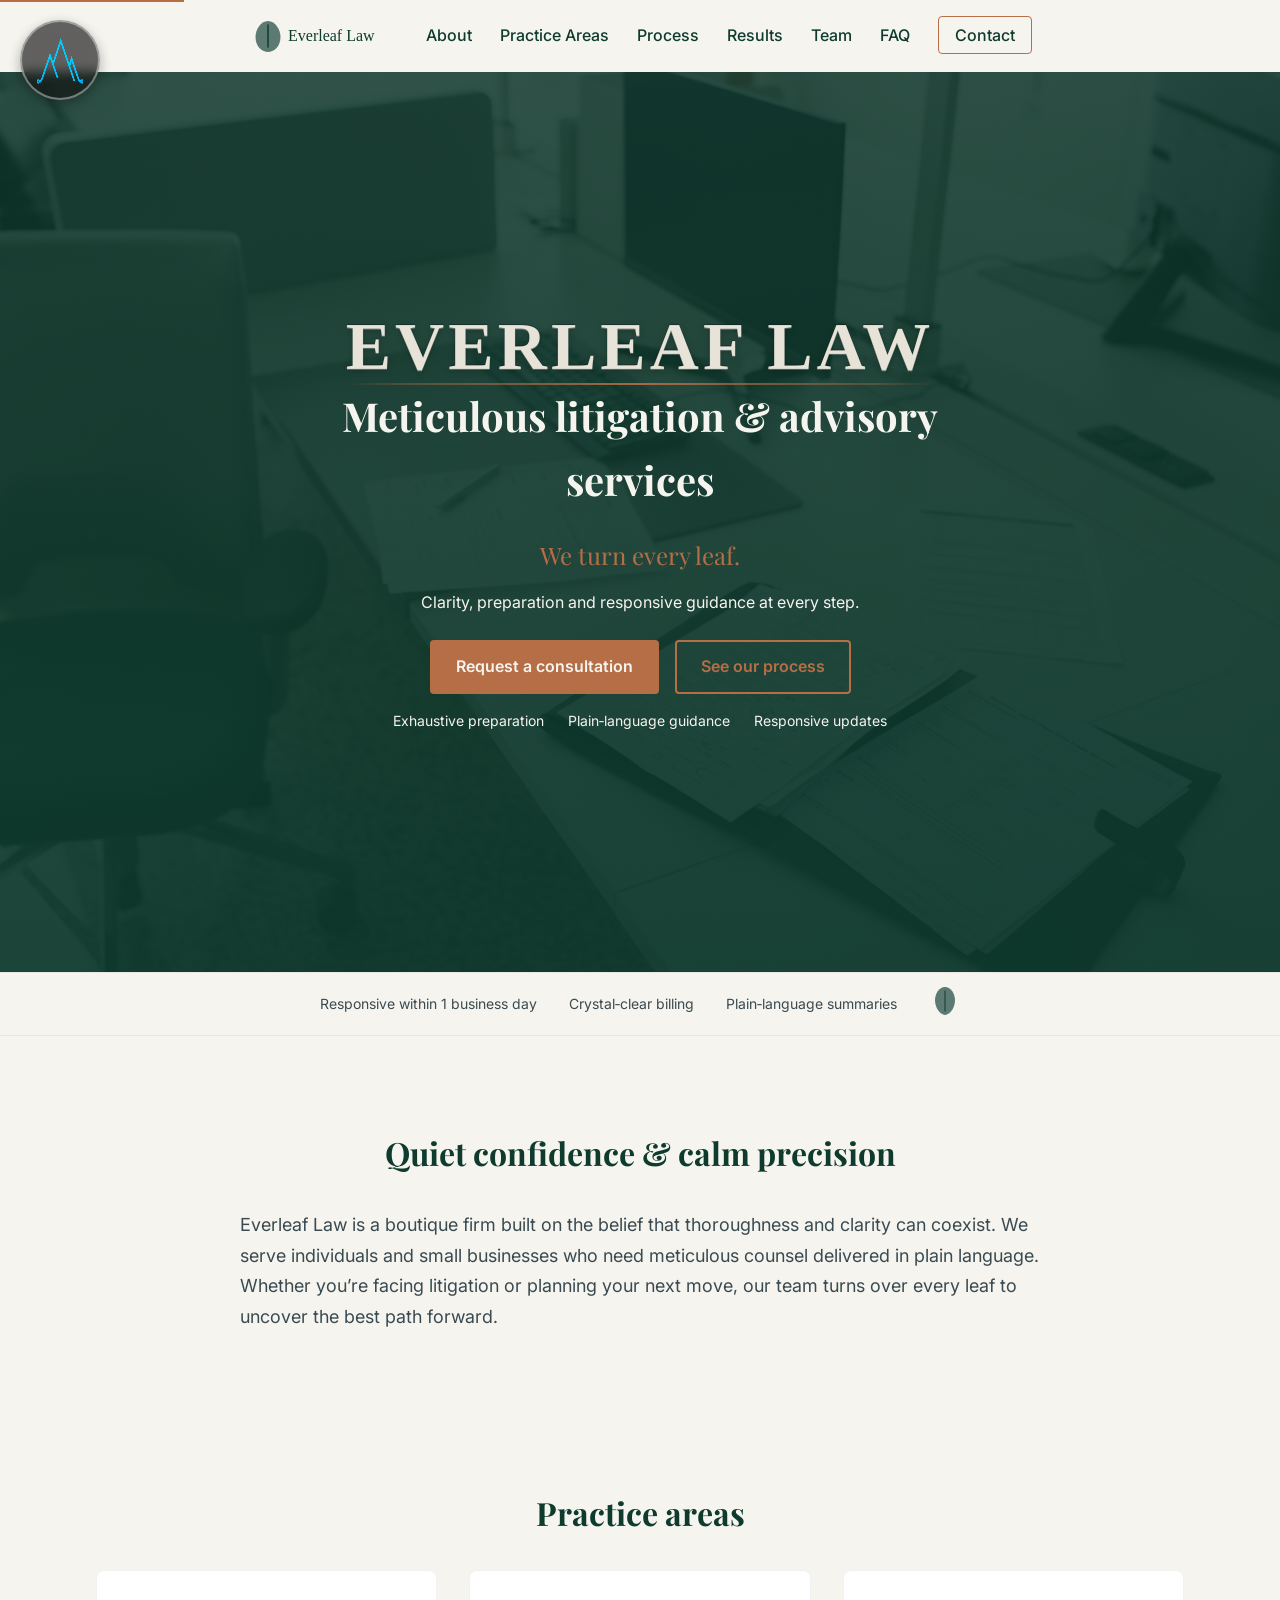
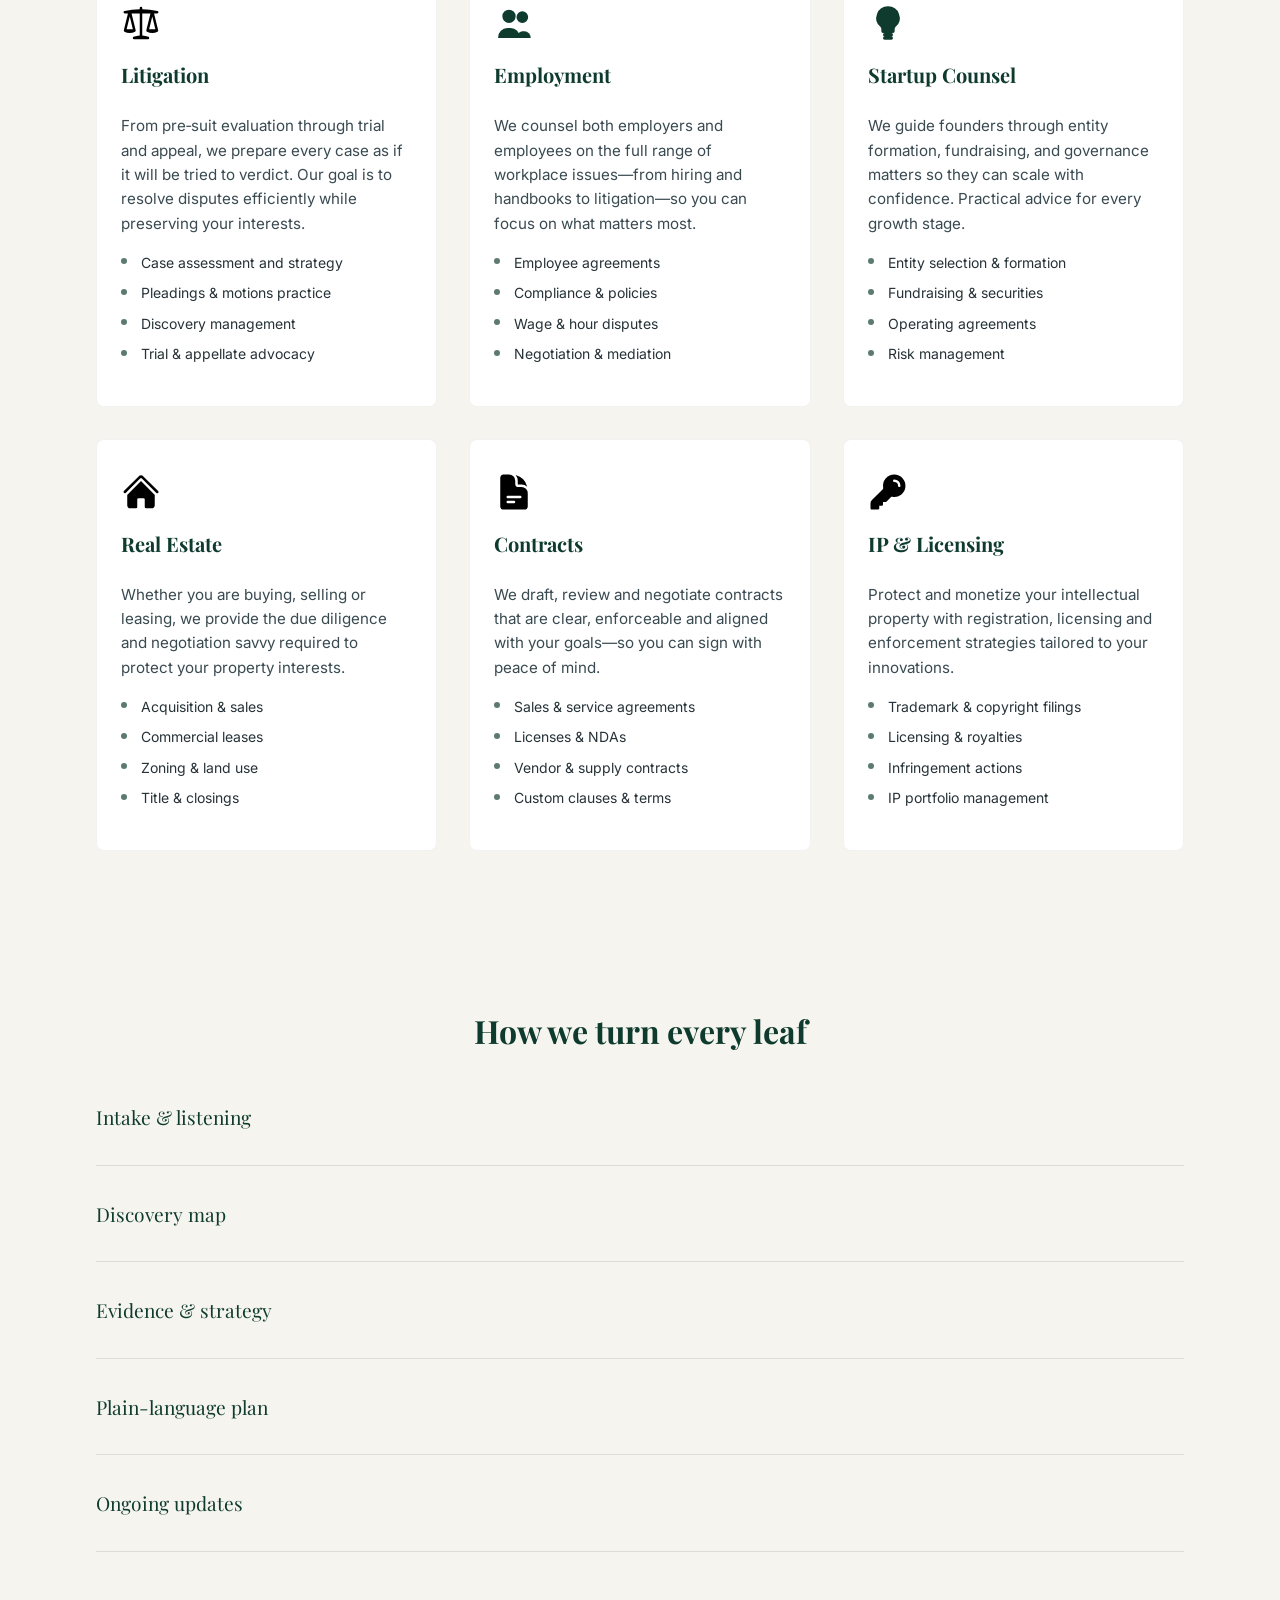
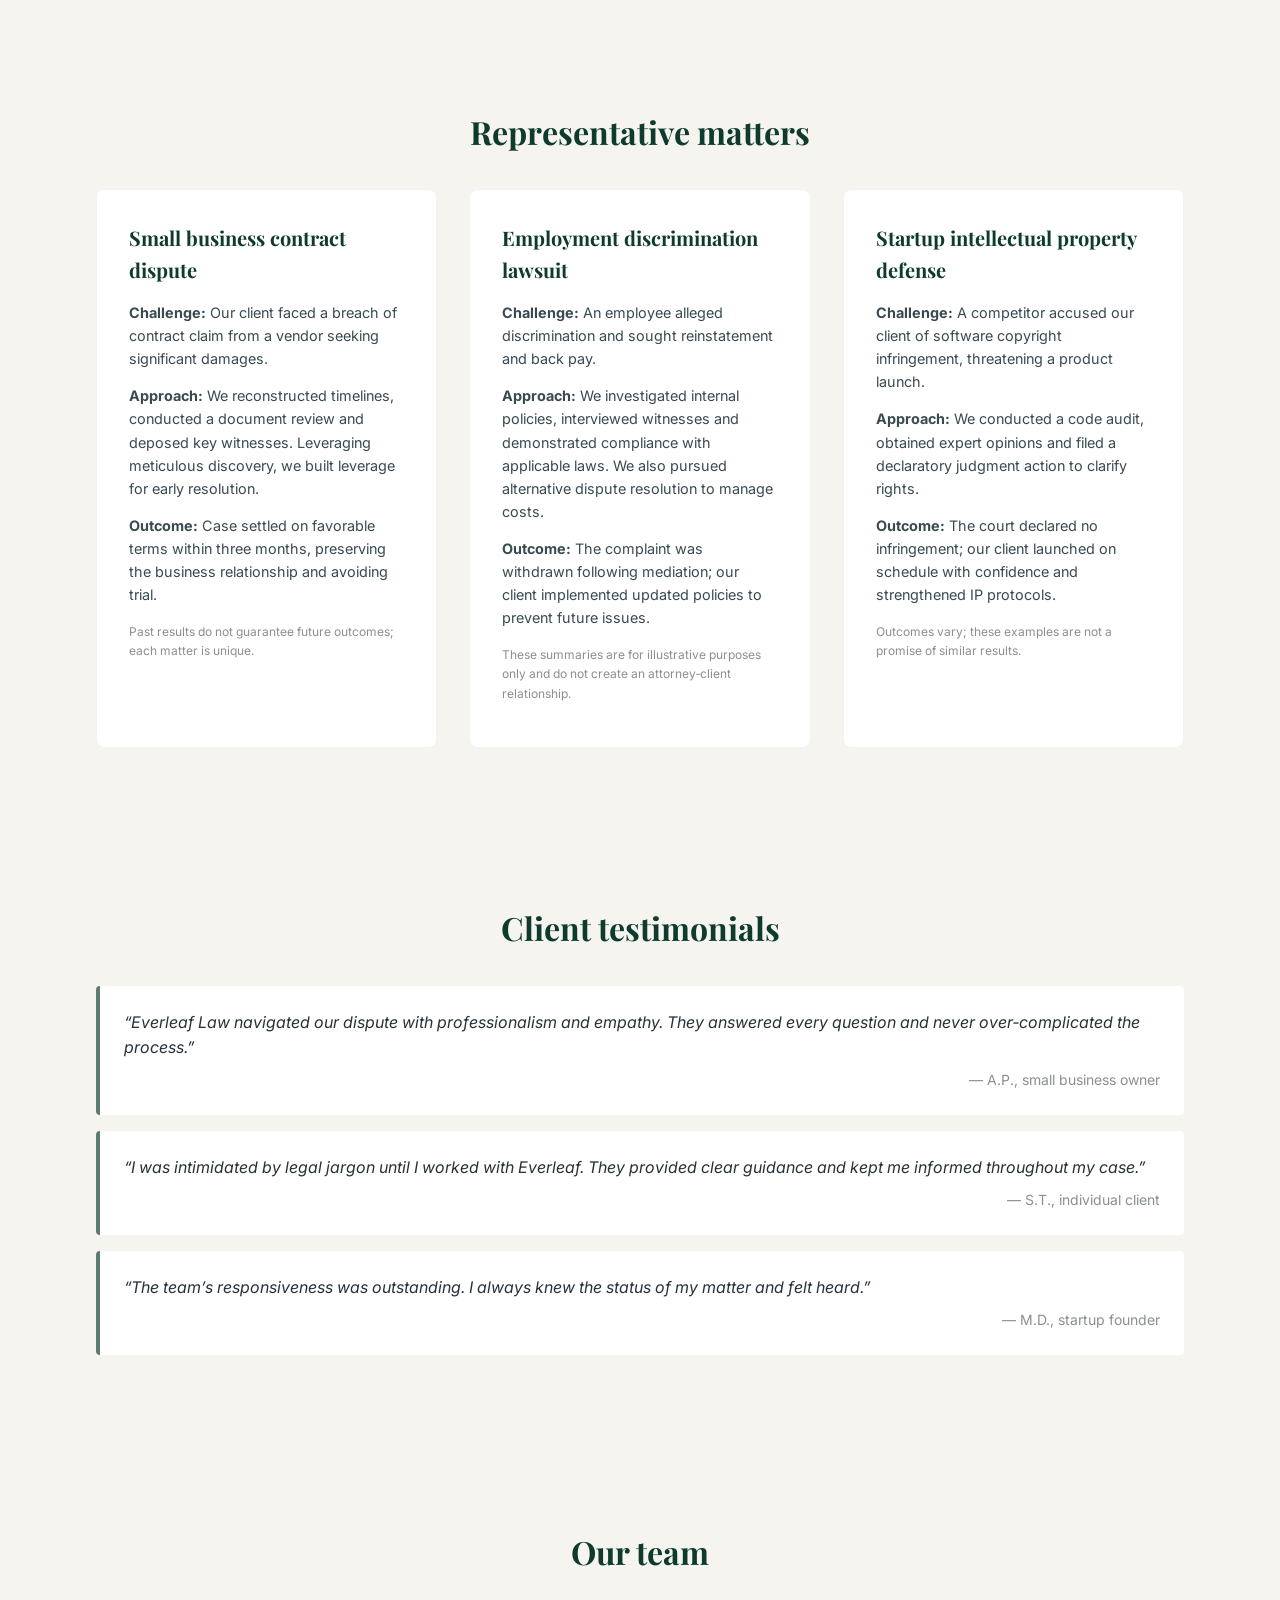
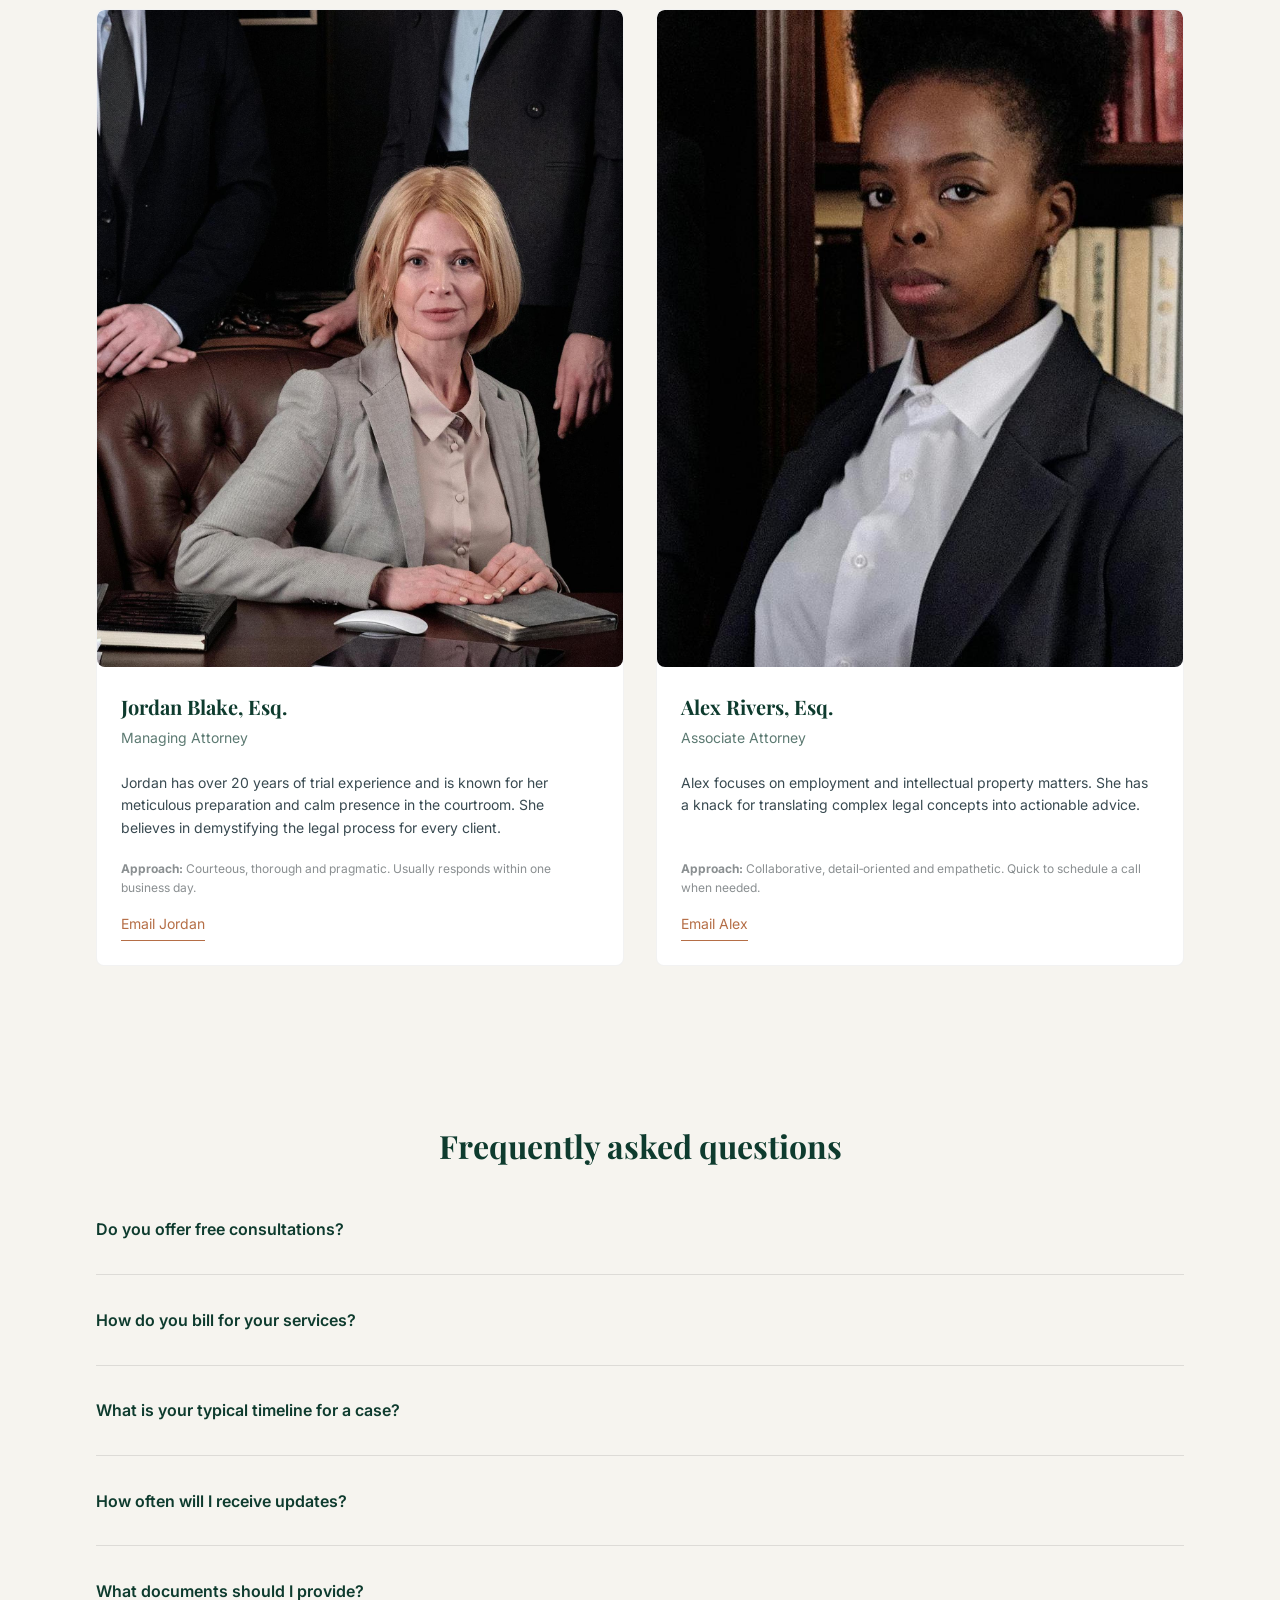
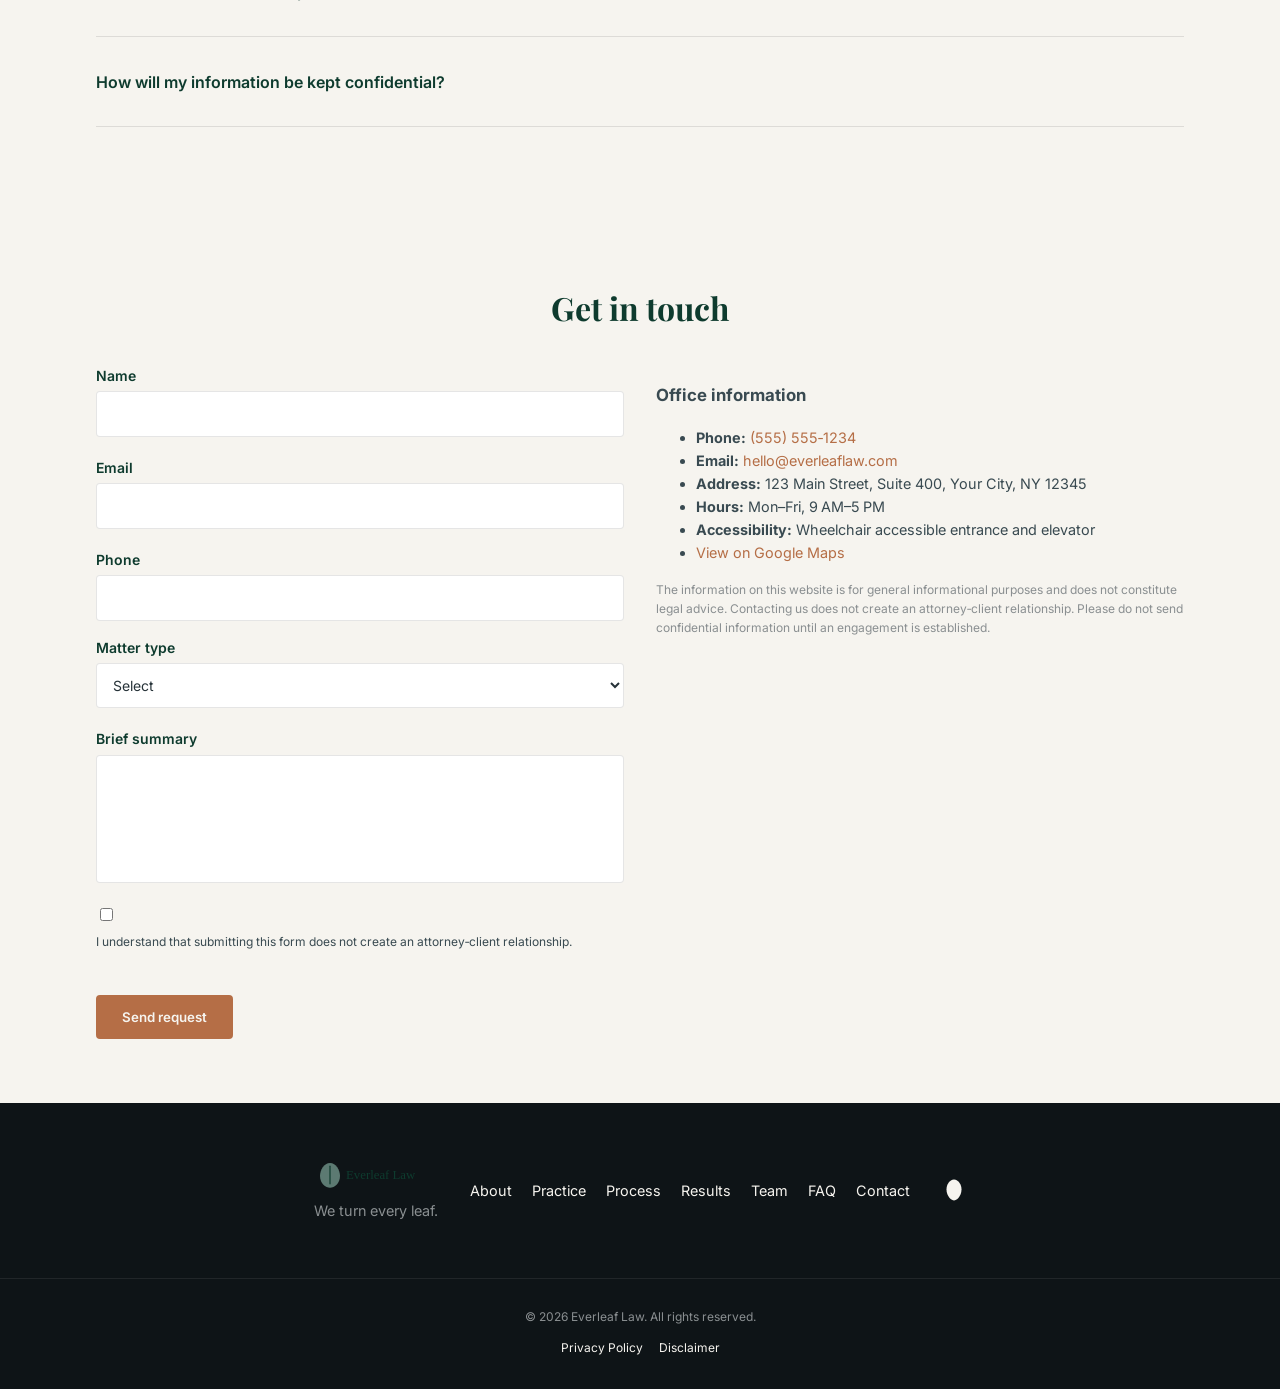
<file: site/index.html>
<!DOCTYPE html>
<!--
  Everleaf Law – Single‑page boutique law firm website

  This page is intentionally minimalistic yet meticulous, following a
  “less is more” aesthetic. Content is organized into clear sections
  with generous whitespace and subtle motifs suggesting care and
  thoroughness. Navigation anchors allow smooth in‑page scrolling.
-->
<html lang="en">
  <head>
    <meta charset="utf-8" />
    <meta http-equiv="X-UA-Compatible" content="IE=edge" />
    <meta name="viewport" content="width=device-width, initial-scale=1.0" />
    <title>Everleaf Law – Boutique Litigation &amp; Advisory</title>
    <meta
      name="description"
      content="Everleaf Law offers meticulous litigation and advisory services for individuals and small businesses. We turn every leaf so you don’t have to." />
    <!-- Open Graph meta -->
    <meta property="og:title" content="Everleaf Law – Boutique Litigation &amp; Advisory" />
    <meta
      property="og:description"
      content="Everleaf Law offers meticulous litigation and advisory services for individuals and small businesses." />
    <meta property="og:image" content="images/hero.jpg" />
    <meta property="og:type" content="website" />
    <!-- Twitter Card -->
    <meta name="twitter:card" content="summary_large_image" />
    <meta name="twitter:title" content="Everleaf Law – Boutique Litigation &amp; Advisory" />
    <meta
      name="twitter:description"
      content="Everleaf Law offers meticulous litigation and advisory services for individuals and small businesses." />
    <meta name="twitter:image" content="images/hero.jpg" />
    <!-- Preconnect to Google Fonts for faster loading -->
    <link rel="preconnect" href="https://fonts.googleapis.com" />
    <link rel="preconnect" href="https://fonts.gstatic.com" crossorigin />
    <!-- Google Fonts: Playfair Display for display, Inter for body -->
    <link
      href="https://fonts.googleapis.com/css2?family=Inter:wght@400;500;600&family=Playfair+Display:wght@400;600;700&display=swap"
      rel="stylesheet" />
    <!-- Favicon -->
    <link rel="icon" type="image/png" sizes="32x32" href="assets/favicon-32.png" />
    <link rel="icon" type="image/png" sizes="64x64" href="assets/favicon-64.png" />
    <link rel="icon" href="assets/favicon.ico" />
    <!-- CSS -->
    <link rel="stylesheet" href="css/styles.css" />
  </head>
  <body>
    <!-- Back to Portfolio button (required markup) -->
    <a
      class="demo-back"
      href="../index.html"
      aria-label="Back to portfolio"
      title="Back to portfolio"
    >
      <img src="../images/favicon.png" alt="Back to portfolio" width="48" height="48" />
    </a>

    <!-- Skip link for accessibility -->
    <a href="#main" class="skip-link">Skip to main content</a>

    <!-- Site header -->
    <header class="header" id="header" role="banner">
      <div class="header__inner container">
        <a href="#hero" class="header__brand" aria-label="Everleaf Law home">
          <!-- Inline SVG logo lockup -->
          <img src="assets/logo.svg" alt="Everleaf Law logo" class="header__logo" />
        </a>
        <nav class="nav" aria-label="Primary">
          <button class="nav__toggle" aria-controls="navMenu" aria-expanded="false">
            <span class="sr-only">Menu</span>
            <span class="nav__burger"></span>
          </button>
          <ul id="navMenu" class="nav__list">
            <button class="nav__close" aria-label="Close menu">&times;</button>
            <li class="nav__item"><a href="#about" class="nav__link">About</a></li>
            <li class="nav__item"><a href="#practice" class="nav__link">Practice Areas</a></li>
            <li class="nav__item"><a href="#process" class="nav__link">Process</a></li>
            <li class="nav__item"><a href="#results" class="nav__link">Results</a></li>
            <li class="nav__item"><a href="#team" class="nav__link">Team</a></li>
            <li class="nav__item"><a href="#faq" class="nav__link">FAQ</a></li>
            <li class="nav__item"><a href="#contact" class="nav__link nav__link--cta">Contact</a></li>
          </ul>
        </nav>
      </div>
    </header>

    <!-- Main content wrapper -->
    <main id="main" tabindex="-1">
      <!-- Hero section -->
      <section id="hero" class="hero" aria-labelledby="hero-title">
        <div class="hero__background" aria-hidden="true"></div>
        <div class="hero__overlay"></div>
        <div class="hero__content container">
		 <!-- Decorative brand word-mark (visual only; H1 below remains the SEO title) -->
			<span class="brand-wordmark brand-wordmark--hero brand-wordmark--plaque" aria-hidden="true">
				Everleaf&nbsp;Law
			</span>
          <h1 id="hero-title" class="hero__title">Meticulous litigation &amp; advisory services</h1>
          <p class="hero__tagline">We turn every leaf.</p>
          <p class="hero__subhead">Clarity, preparation and responsive guidance at every step.</p>
          <div class="hero__actions">
            <a href="#contact" class="btn btn--primary">Request a consultation</a>
            <a href="#process" class="btn btn--secondary">See our process</a>
          </div>
          <ul class="hero__bullets">
            <li>Exhaustive preparation</li>
            <li>Plain‑language guidance</li>
            <li>Responsive updates</li>
          </ul>
        </div>
      </section>

      <!-- Trust strip -->
      <section class="trust" aria-label="Trust and commitments">
        <div class="container trust__inner">
          <ul class="trust__list">
            <li class="trust__item">Responsive within 1 business day</li>
            <li class="trust__item">Crystal‑clear billing</li>
            <li class="trust__item">Plain‑language summaries</li>
                      <li class="trust__item trust__item--leaf"><img src="assets/leaf.svg" alt="Leaf motif" class="trust__leaf" /></li>
          </ul>
          </div>
      </section>

      <!-- About section (intro) -->
      <section id="about" class="about section" aria-labelledby="about-title">
        <div class="container about__inner">
          <h2 id="about-title" class="section__title">Quiet confidence &amp; calm precision</h2>
          <p class="about__text">
            Everleaf Law is a boutique firm built on the belief that thoroughness and
            clarity can coexist. We serve individuals and small businesses who need
            meticulous counsel delivered in plain language. Whether you’re facing
            litigation or planning your next move, our team turns over every leaf to
            uncover the best path forward.
          </p>
        </div>
      </section>

      <!-- Practice areas -->
      <section id="practice" class="practice section" aria-labelledby="practice-title">
        <div class="container practice__inner">
          <h2 id="practice-title" class="section__title">Practice areas</h2>
          <div class="practice__grid">
            <!-- Card 1: Litigation -->
            <article class="card card--practice">
              <div class="card__icon">
                <!-- scale icon -->
                <img src="assets/scale.svg" alt="Litigation icon" />
              </div>
              <h3 class="card__title">Litigation</h3>
              <p class="card__text">
                From pre‑suit evaluation through trial and appeal, we prepare every case as if
                it will be tried to verdict. Our goal is to resolve disputes efficiently while
                preserving your interests.
              </p>
              <ul class="card__list">
                <li>Case assessment and strategy</li>
                <li>Pleadings &amp; motions practice</li>
                <li>Discovery management</li>
                <li>Trial &amp; appellate advocacy</li>
              </ul>
            </article>
            <!-- Card 2: Employment -->
            <article class="card card--practice">
              <div class="card__icon">
                <img src="assets/users.svg" alt="Employment icon" />
              </div>
              <h3 class="card__title">Employment</h3>
              <p class="card__text">
                We counsel both employers and employees on the full range of workplace
                issues—from hiring and handbooks to litigation—so you can focus on what
                matters most.
              </p>
              <ul class="card__list">
                <li>Employee agreements</li>
                <li>Compliance &amp; policies</li>
                <li>Wage &amp; hour disputes</li>
                <li>Negotiation &amp; mediation</li>
              </ul>
            </article>
            <!-- Card 3: Startup Counsel -->
            <article class="card card--practice">
              <div class="card__icon">
                <img src="assets/light-bulb.svg" alt="Startup counsel icon" />
              </div>
              <h3 class="card__title">Startup Counsel</h3>
              <p class="card__text">
                We guide founders through entity formation, fundraising, and governance
                matters so they can scale with confidence. Practical advice for every
                growth stage.
              </p>
              <ul class="card__list">
                <li>Entity selection &amp; formation</li>
                <li>Fundraising &amp; securities</li>
                <li>Operating agreements</li>
                <li>Risk management</li>
              </ul>
            </article>
            <!-- Card 4: Real Estate -->
            <article class="card card--practice">
              <div class="card__icon">
                <img src="assets/home.svg" alt="Real estate icon" />
              </div>
              <h3 class="card__title">Real Estate</h3>
              <p class="card__text">
                Whether you are buying, selling or leasing, we provide the due diligence and
                negotiation savvy required to protect your property interests.
              </p>
              <ul class="card__list">
                <li>Acquisition &amp; sales</li>
                <li>Commercial leases</li>
                <li>Zoning &amp; land use</li>
                <li>Title &amp; closings</li>
              </ul>
            </article>
            <!-- Card 5: Contracts -->
            <article class="card card--practice">
              <div class="card__icon">
                <img src="assets/document-text.svg" alt="Contracts icon" />
              </div>
              <h3 class="card__title">Contracts</h3>
              <p class="card__text">
                We draft, review and negotiate contracts that are clear, enforceable and
                aligned with your goals—so you can sign with peace of mind.
              </p>
              <ul class="card__list">
                <li>Sales &amp; service agreements</li>
                <li>Licenses &amp; NDAs</li>
                <li>Vendor &amp; supply contracts</li>
                <li>Custom clauses &amp; terms</li>
              </ul>
            </article>
            <!-- Card 6: IP &amp; Licensing -->
            <article class="card card--practice">
              <div class="card__icon">
                <img src="assets/key.svg" alt="Intellectual property icon" />
              </div>
              <h3 class="card__title">IP &amp; Licensing</h3>
              <p class="card__text">
                Protect and monetize your intellectual property with registration,
                licensing and enforcement strategies tailored to your innovations.
              </p>
              <ul class="card__list">
                <li>Trademark &amp; copyright filings</li>
                <li>Licensing &amp; royalties</li>
                <li>Infringement actions</li>
                <li>IP portfolio management</li>
              </ul>
            </article>
          </div>
        </div>
      </section>

      <!-- Process section -->
      <section id="process" class="process section" aria-labelledby="process-title">
        <div class="container process__inner">
          <h2 id="process-title" class="section__title">How we turn every leaf</h2>
          <div class="accordion" id="process-accordion">
            <!-- Step 1 -->
            <div class="accordion__item">
              <h3>
                <button
                  class="accordion__toggle"
                  aria-expanded="false"
                  aria-controls="process-panel1"
                  id="process-heading1"
                >
                  Intake &amp; listening
                </button>
              </h3>
              <div
                id="process-panel1"
                class="accordion__panel"
                role="region"
                aria-labelledby="process-heading1"
                hidden
              >
                <p>
                  We begin with a consultation to understand your objectives, constraints
                  and timeline. Expect lots of questions as we work to see the full
                  picture.
                </p>
                <ul class="checklist">
                  <li>Discuss goals &amp; concerns</li>
                  <li>Identify documents &amp; stakeholders</li>
                  <li>Outline initial strategy</li>
                </ul>
              </div>
            </div>
            <!-- Step 2 -->
            <div class="accordion__item">
              <h3>
                <button
                  class="accordion__toggle"
                  aria-expanded="false"
                  aria-controls="process-panel2"
                  id="process-heading2"
                >
                  Discovery map
                </button>
              </h3>
              <div
                id="process-panel2"
                class="accordion__panel"
                role="region"
                aria-labelledby="process-heading2"
                hidden
              >
                <p>
                  We build a roadmap of the facts and evidence needed to support your
                  position. This phase often involves records requests, interviews and
                  research.
                </p>
                <ul class="checklist">
                  <li>Gather documents &amp; data</li>
                  <li>Identify witnesses &amp; experts</li>
                  <li>Preserve electronic evidence</li>
                </ul>
              </div>
            </div>
            <!-- Step 3 -->
            <div class="accordion__item">
              <h3>
                <button
                  class="accordion__toggle"
                  aria-expanded="false"
                  aria-controls="process-panel3"
                  id="process-heading3"
                >
                  Evidence &amp; strategy
                </button>
              </h3>
              <div
                id="process-panel3"
                class="accordion__panel"
                role="region"
                aria-labelledby="process-heading3"
                hidden
              >
                <p>
                  We analyze the strengths and weaknesses of your matter and develop a
                  litigation or negotiation strategy. Transparent risk discussion helps you
                  make informed decisions.
                </p>
                <ul class="checklist">
                  <li>Case law &amp; precedent research</li>
                  <li>Strength/weakness analysis</li>
                  <li>Strategy session &amp; budget</li>
                </ul>
              </div>
            </div>
            <!-- Step 4 -->
            <div class="accordion__item">
              <h3>
                <button
                  class="accordion__toggle"
                  aria-expanded="false"
                  aria-controls="process-panel4"
                  id="process-heading4"
                >
                  Plain‑language plan
                </button>
              </h3>
              <div
                id="process-panel4"
                class="accordion__panel"
                role="region"
                aria-labelledby="process-heading4"
                hidden
              >
                <p>
                  We provide a written plan in plain language outlining next steps,
                  milestones and potential outcomes. This living document evolves with
                  your matter.
                </p>
                <ul class="checklist">
                  <li>Detailed action plan</li>
                  <li>Key deadlines &amp; responsibilities</li>
                  <li>Expected costs &amp; timelines</li>
                </ul>
              </div>
            </div>
            <!-- Step 5 -->
            <div class="accordion__item">
              <h3>
                <button
                  class="accordion__toggle"
                  aria-expanded="false"
                  aria-controls="process-panel5"
                  id="process-heading5"
                >
                  Ongoing updates
                </button>
              </h3>
              <div
                id="process-panel5"
                class="accordion__panel"
                role="region"
                aria-labelledby="process-heading5"
                hidden
              >
                <p>
                  We keep you informed through regular updates via email or phone. You’ll
                  always know where things stand and what comes next.
                </p>
                <ul class="checklist">
                  <li>Regular status reports</li>
                  <li>Prompt responses to inquiries</li>
                  <li>Revisions based on new facts</li>
                </ul>
              </div>
            </div>
          </div>
        </div>
      </section>

      <!-- Results section -->
      <section id="results" class="results section" aria-labelledby="results-title">
        <div class="container results__inner">
          <h2 id="results-title" class="section__title">Representative matters</h2>
          <div class="results__grid">
            <!-- Result 1 -->
            <article class="result">
              <h3 class="result__case-title">Small business contract dispute</h3>
              <p class="result__case-text">
                <strong>Challenge:</strong> Our client faced a breach of contract claim
                from a vendor seeking significant damages.
              </p>
              <p class="result__case-text">
                <strong>Approach:</strong> We reconstructed timelines,
                conducted a document review and deposed key witnesses. Leveraging
                meticulous discovery, we built leverage for early resolution.
              </p>
              <p class="result__case-text">
                <strong>Outcome:</strong> Case settled on favorable terms within three
                months, preserving the business relationship and avoiding trial.
              </p>
              <p class="result__case-footnote">
                Past results do not guarantee future outcomes; each matter is unique.
              </p>
            </article>
            <!-- Result 2 -->
            <article class="result">
              <h3 class="result__case-title">Employment discrimination lawsuit</h3>
              <p class="result__case-text">
                <strong>Challenge:</strong> An employee alleged discrimination and sought
                reinstatement and back pay.
              </p>
              <p class="result__case-text">
                <strong>Approach:</strong> We investigated internal policies, interviewed
                witnesses and demonstrated compliance with applicable laws. We also
                pursued alternative dispute resolution to manage costs.
              </p>
              <p class="result__case-text">
                <strong>Outcome:</strong> The complaint was withdrawn following
                mediation; our client implemented updated policies to prevent future
                issues.
              </p>
              <p class="result__case-footnote">
                These summaries are for illustrative purposes only and do not create
                an attorney‑client relationship.
              </p>
            </article>
            <!-- Result 3 -->
            <article class="result">
              <h3 class="result__case-title">Startup intellectual property defense</h3>
              <p class="result__case-text">
                <strong>Challenge:</strong> A competitor accused our client of software
                copyright infringement, threatening a product launch.
              </p>
              <p class="result__case-text">
                <strong>Approach:</strong> We conducted a code audit, obtained expert
                opinions and filed a declaratory judgment action to clarify rights.
              </p>
              <p class="result__case-text">
                <strong>Outcome:</strong> The court declared no infringement; our client
                launched on schedule with confidence and strengthened IP protocols.
              </p>
              <p class="result__case-footnote">
                Outcomes vary; these examples are not a promise of similar results.
              </p>
            </article>
          </div>
        </div>
      </section>

      <!-- Testimonials section -->
      <section id="testimonials" class="testimonials section" aria-labelledby="testimonials-title">
        <div class="container testimonials__inner">
          <h2 id="testimonials-title" class="section__title">Client testimonials</h2>
          <div class="testimonials__list" role="list">
            <article class="testimonial" role="listitem">
              <blockquote class="testimonial__quote">“Everleaf Law navigated our dispute with
              professionalism and empathy. They answered every question and never
              over‑complicated the process.”</blockquote>
              <p class="testimonial__author">— A.P., small business owner</p>
            </article>
            <article class="testimonial" role="listitem">
              <blockquote class="testimonial__quote">“I was intimidated by legal jargon
              until I worked with Everleaf. They provided clear guidance and kept me
              informed throughout my case.”</blockquote>
              <p class="testimonial__author">— S.T., individual client</p>
            </article>
            <article class="testimonial" role="listitem">
              <blockquote class="testimonial__quote">“The team’s responsiveness was
              outstanding. I always knew the status of my matter and felt heard.”</blockquote>
              <p class="testimonial__author">— M.D., startup founder</p>
            </article>
          </div>
        </div>
      </section>

      <!-- Team section -->
      <section id="team" class="team section" aria-labelledby="team-title">
        <div class="container team__inner">
          <h2 id="team-title" class="section__title">Our team</h2>
          <div class="team__grid">
            <!-- Attorney 1 -->
            <article class="team-card">
              <img src="images/attorney1.jpg" alt="Photo of managing attorney" class="team-card__photo" width="400" height="500" />
              <div class="team-card__content">
                <h3 class="team-card__name">Jordan Blake, Esq.</h3>
                <p class="team-card__role">Managing Attorney</p>
                <p class="team-card__bio">
                  Jordan has over 20 years of trial experience and is known for her
                  meticulous preparation and calm presence in the courtroom. She believes
                  in demystifying the legal process for every client.
                </p>
                <p class="team-card__approach"><strong>Approach:</strong> Courteous,
                  thorough and pragmatic. Usually responds within one business day.</p>
                <a href="mailto:consult@everleaflaw.com?subject=Consultation%20for%20Jordan" class="team-card__contact">Email Jordan</a>
              </div>
            </article>
            <!-- Attorney 2 -->
            <article class="team-card">
              <img src="images/attorney2.jpg" alt="Photo of associate attorney" class="team-card__photo" width="400" height="500" />
              <div class="team-card__content">
                <h3 class="team-card__name">Alex Rivers, Esq.</h3>
                <p class="team-card__role">Associate Attorney</p>
                <p class="team-card__bio">
                  Alex focuses on employment and intellectual property matters. She has a
                  knack for translating complex legal concepts into actionable advice.
                </p>
                <p class="team-card__approach"><strong>Approach:</strong> Collaborative,
                  detail‑oriented and empathetic. Quick to schedule a call when needed.</p>
                <a href="mailto:consult@everleaflaw.com?subject=Consultation%20for%20Alex" class="team-card__contact">Email Alex</a>
              </div>
            </article>
          </div>
        </div>
      </section>

      <!-- FAQ section -->
      <section id="faq" class="faq section" aria-labelledby="faq-title">
        <div class="container faq__inner">
          <h2 id="faq-title" class="section__title">Frequently asked questions</h2>
          <div class="accordion" id="faq-accordion">
            <!-- FAQ 1 -->
            <div class="accordion__item">
              <h3>
                <button class="accordion__toggle" aria-expanded="false" aria-controls="faq-panel1" id="faq-heading1">
                  Do you offer free consultations?
                </button>
              </h3>
              <div id="faq-panel1" class="accordion__panel" role="region" aria-labelledby="faq-heading1" hidden>
                <p>
                  We offer a complimentary initial consultation to understand your matter
                  and determine whether we’re the right fit. Should you decide to
                  proceed, we’ll discuss fee structures and engagement terms.
                </p>
              </div>
            </div>
            <!-- FAQ 2 -->
            <div class="accordion__item">
              <h3>
                <button class="accordion__toggle" aria-expanded="false" aria-controls="faq-panel2" id="faq-heading2">
                  How do you bill for your services?
                </button>
              </h3>
              <div id="faq-panel2" class="accordion__panel" role="region" aria-labelledby="faq-heading2" hidden>
                <p>
                  Billing depends on the type of matter. We offer hourly and flat‑fee
                  arrangements where appropriate. Regardless of structure, you’ll receive
                  a transparent statement outlining tasks performed.
                </p>
              </div>
            </div>
            <!-- FAQ 3 -->
            <div class="accordion__item">
              <h3>
                <button class="accordion__toggle" aria-expanded="false" aria-controls="faq-panel3" id="faq-heading3">
                  What is your typical timeline for a case?
                </button>
              </h3>
              <div id="faq-panel3" class="accordion__panel" role="region" aria-labelledby="faq-heading3" hidden>
                <p>
                  Timelines vary by matter type and complexity. During our planning phase
                  we’ll provide an estimated schedule and keep you apprised of any
                  changes.
                </p>
              </div>
            </div>
            <!-- FAQ 4 -->
            <div class="accordion__item">
              <h3>
                <button class="accordion__toggle" aria-expanded="false" aria-controls="faq-panel4" id="faq-heading4">
                  How often will I receive updates?
                </button>
              </h3>
              <div id="faq-panel4" class="accordion__panel" role="region" aria-labelledby="faq-heading4" hidden>
                <p>
                  We provide status updates at key milestones and whenever there is
                  significant activity on your case. You can also reach out at any time
                  for a prompt update.
                </p>
              </div>
            </div>
            <!-- FAQ 5 -->
            <div class="accordion__item">
              <h3>
                <button class="accordion__toggle" aria-expanded="false" aria-controls="faq-panel5" id="faq-heading5">
                  What documents should I provide?
                </button>
              </h3>
              <div id="faq-panel5" class="accordion__panel" role="region" aria-labelledby="faq-heading5" hidden>
                <p>
                  Before your first meeting, assemble any contracts, correspondence,
                  emails, timelines and notes related to your matter. We’ll let you
                  know if other records are needed.
                </p>
              </div>
            </div>
            <!-- FAQ 6 -->
            <div class="accordion__item">
              <h3>
                <button class="accordion__toggle" aria-expanded="false" aria-controls="faq-panel6" id="faq-heading6">
                  How will my information be kept confidential?
                </button>
              </h3>
              <div id="faq-panel6" class="accordion__panel" role="region" aria-labelledby="faq-heading6" hidden>
                <p>
                  We take confidentiality seriously. All communications are protected by
                  attorney‑client privilege and stored securely in accordance with
                  professional obligations.
                </p>
              </div>
            </div>
          </div>
        </div>
      </section>

      <!-- Contact section -->
      <section id="contact" class="contact section" aria-labelledby="contact-title">
        <div class="container contact__inner">
          <h2 id="contact-title" class="section__title">Get in touch</h2>
          <div class="contact__columns">
            <!-- Consultation form -->
            <div class="contact__form-wrapper">
              <form
                id="contact-form"
                class="contact__form"
                action="https://formspree.io/f/YOUR_FORMSPREE_ID"
                method="POST"
                novalidate
              >
                <div class="form__field">
                  <label for="name" class="form__label">Name</label>
                  <input type="text" id="name" name="name" class="form__input" required />
                  <span class="form__error" id="error-name" aria-live="polite"></span>
                </div>
                <div class="form__field">
                  <label for="email" class="form__label">Email</label>
                  <input type="email" id="email" name="email" class="form__input" required />
                  <span class="form__error" id="error-email" aria-live="polite"></span>
                </div>
                <div class="form__field">
                  <label for="phone" class="form__label">Phone</label>
                  <input type="tel" id="phone" name="phone" class="form__input" />
                </div>
                <div class="form__field">
                  <label for="matter" class="form__label">Matter type</label>
                  <select id="matter" name="matter" class="form__select" required>
                    <option value="">Select</option>
                    <option value="Litigation">Litigation</option>
                    <option value="Employment">Employment</option>
                    <option value="Startup">Startup counsel</option>
                    <option value="Real Estate">Real estate</option>
                    <option value="Contracts">Contracts</option>
                    <option value="IP">IP &amp; licensing</option>
                  </select>
                  <span class="form__error" id="error-matter" aria-live="polite"></span>
                </div>
                <div class="form__field">
                  <label for="summary" class="form__label">Brief summary</label>
                  <textarea id="summary" name="summary" class="form__textarea" rows="4" required></textarea>
                  <span class="form__error" id="error-summary" aria-live="polite"></span>
                </div>
                <div class="form__field form__checkbox-field">
                  <input type="checkbox" id="consent" name="consent" class="form__checkbox" required />
                  <label for="consent" class="form__checkbox-label">
                    I understand that submitting this form does not create an attorney‑client
                    relationship.
                  </label>
                  <span class="form__error" id="error-consent" aria-live="polite"></span>
                </div>
                <button type="submit" class="btn btn--primary form__submit">Send request</button>
              </form>
            </div>
            <!-- Firm details -->
            <div class="contact__details">
              <h3 class="contact__heading">Office information</h3>
              <ul class="contact__list">
                <li><strong>Phone:</strong> <a href="tel:+15555551234">(555) 555‑1234</a></li>
                <li><strong>Email:</strong> <a href="mailto:hello@everleaflaw.com">hello@everleaflaw.com</a></li>
                <li><strong>Address:</strong> 123 Main Street, Suite 400, Your City, NY 12345</li>
                <li><strong>Hours:</strong> Mon–Fri, 9 AM–5 PM</li>
                <li><strong>Accessibility:</strong> Wheelchair accessible entrance and elevator</li>
                <li><a href="https://maps.google.com" target="_blank" rel="noopener">View on Google Maps</a></li>
              </ul>
              <p class="contact__disclaimer">The information on this website is for general informational purposes and does not
                constitute legal advice. Contacting us does not create an attorney‑client relationship. Please do not
                send confidential information until an engagement is established.</p>
            </div>
          </div>
        </div>
      </section>

    </main>

<!-- Footer -->
<footer class="footer" aria-label="Site footer">
  <div class="container footer__inner">
    <div class="footer__brand">
      <img src="assets/logo.svg" alt="Everleaf Law logo" class="footer__logo">
      <p class="footer__tagline">We turn every leaf.</p>
    </div>

    <nav class="footer__nav" aria-label="Footer navigation">
      <ul class="footer__list" role="list">
        <li><a href="#about" class="footer__link">About</a></li>
        <li><a href="#practice" class="footer__link">Practice</a></li>
        <li><a href="#process" class="footer__link">Process</a></li>
        <li><a href="#results" class="footer__link">Results</a></li>
        <li><a href="#team" class="footer__link">Team</a></li>
        <li><a href="#faq" class="footer__link">FAQ</a></li>
        <li><a href="#contact" class="footer__link">Contact</a></li>
      </ul>
    </nav>

    <div class="footer__social">
      <a href="#" class="footer__social-link" aria-label="LinkedIn" rel="noopener">
        <!-- Inline SVG so it inherits currentColor and remains high-contrast on dark backgrounds -->
        <svg viewBox="0 0 64 64" aria-hidden="true" focusable="false">
          <path d="M32 4C20 4 12 18 12 30c0 20 14 30 20 30s20-10 20-30C52 18 44 4 32 4z" fill="currentColor"/>
          <path d="M32 12v40" stroke="currentColor" stroke-width="4" stroke-linecap="round"/>
        </svg>
      </a>
    </div>
  </div>

  <div class="footer__bottom">
    <p>&copy; <span id="year"></span> Everleaf Law. All rights reserved.</p>
    <ul class="footer__legal" role="list">
      <li><a href="#" class="footer__legal-link">Privacy Policy</a></li>
      <li><a href="#" class="footer__legal-link">Disclaimer</a></li>
    </ul>
  </div>
</footer>

    <!-- JavaScript -->
    <script src="js/main.js" defer></script>
  </body>
</html>
</file>
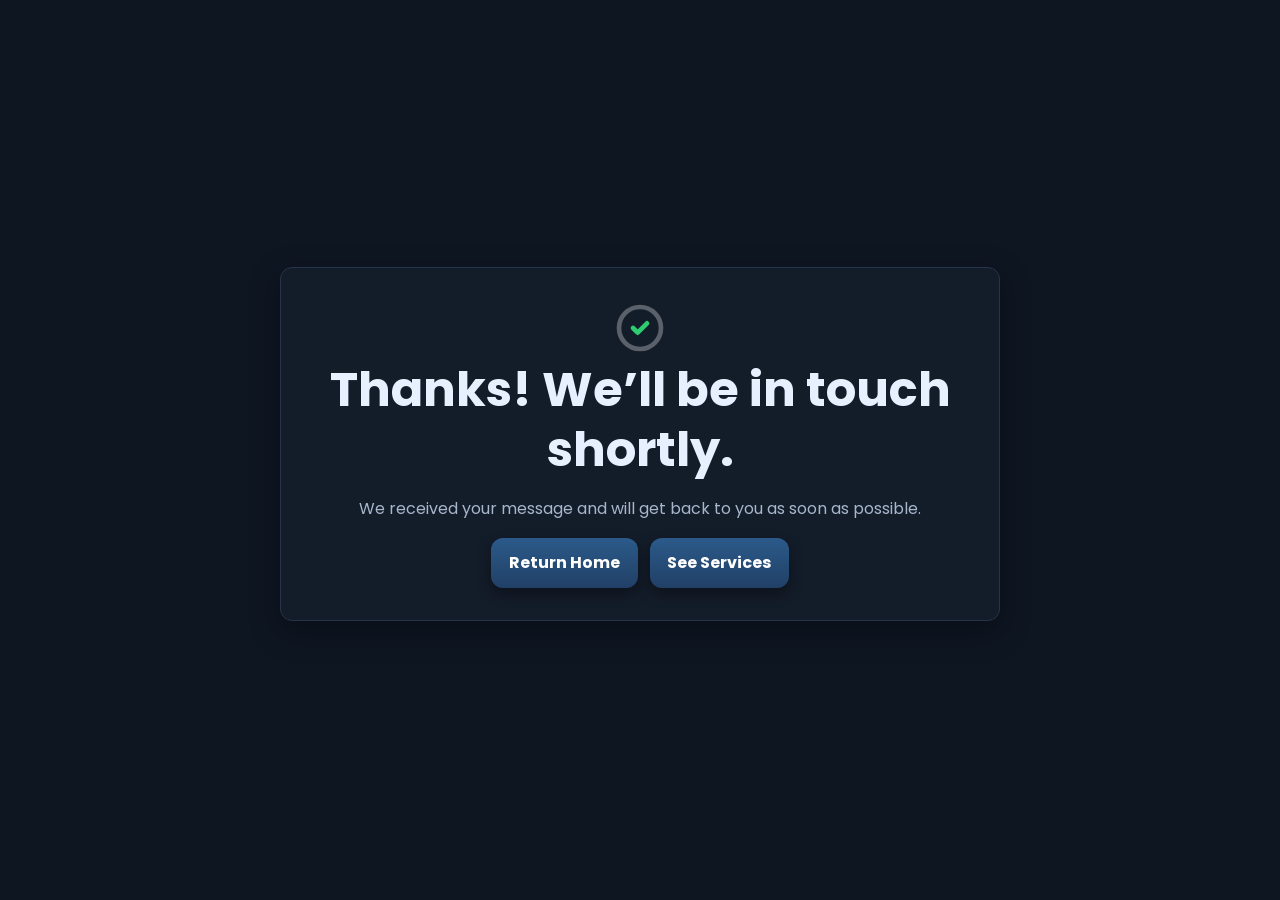
<file: thanks.html>
<!doctype html>
<html lang="en">
<head>
  <meta charset="utf-8" />
  <meta name="viewport" content="width=device-width,initial-scale=1" />
  <title>Thanks — ADK Digital</title>
  <link rel="icon" type="image/png" sizes="32x32" href="/images/favicon.png" />
  <link rel="preconnect" href="https://fonts.googleapis.com" />
  <link rel="preconnect" href="https://fonts.gstatic.com" crossorigin />
  <link href="https://fonts.googleapis.com/css2?family=Poppins:wght@400;600&family=Open+Sans:wght@400;600&display=swap" rel="stylesheet" />
  <link rel="stylesheet" href="/css/styles.css" />
  <style>
    .thanks-wrap{min-height:calc(100vh - 140px);display:grid;place-items:center;padding:4rem 1rem;text-align:center}
    .thanks-card{max-width:720px;background:var(--panel);border:1px solid var(--border);border-radius:var(--radius);box-shadow:var(--shadow);padding:2rem}
    .thanks-card h1{margin:.25rem 0 0}
    .thanks-card p{color:var(--muted)}
    .thanks-actions{margin-top:1rem;display:flex;gap:.75rem;justify-content:center}
    .button{--bg1: var(--brand-500); --bg2: var(--brand-600);display:inline-block;padding:.75rem 1.1rem;border-radius:12px;color:#fff;font-weight:700;text-align:center;background:linear-gradient(180deg,var(--bg1),var(--bg2));box-shadow:0 6px 14px rgba(0,0,0,.35)}
    .button:hover{filter:saturate(1.05)}
  </style>
</head>
<body>
  <main class="thanks-wrap">
    <section class="thanks-card" role="status" aria-live="polite">
      <svg width="56" height="56" viewBox="0 0 24 24" fill="none" aria-hidden="true" style="margin-inline:auto;display:block">
        <path d="M9 12l2 2 4-4" stroke="#2ecc71" stroke-width="2" stroke-linecap="round" stroke-linejoin="round"/>
        <circle cx="12" cy="12" r="9" stroke="rgba(255,255,255,.3)" stroke-width="2"/>
      </svg>
      <h1>Thanks! We&rsquo;ll be in touch shortly.</h1>
      <p>We received your message and will get back to you as soon as possible.</p>
      <div class="thanks-actions">
        <a class="button" href="/">Return Home</a>
        <a class="button" href="/#services">See Services</a>
      </div>
    </section>
  </main>
</body>
</html>
</file>
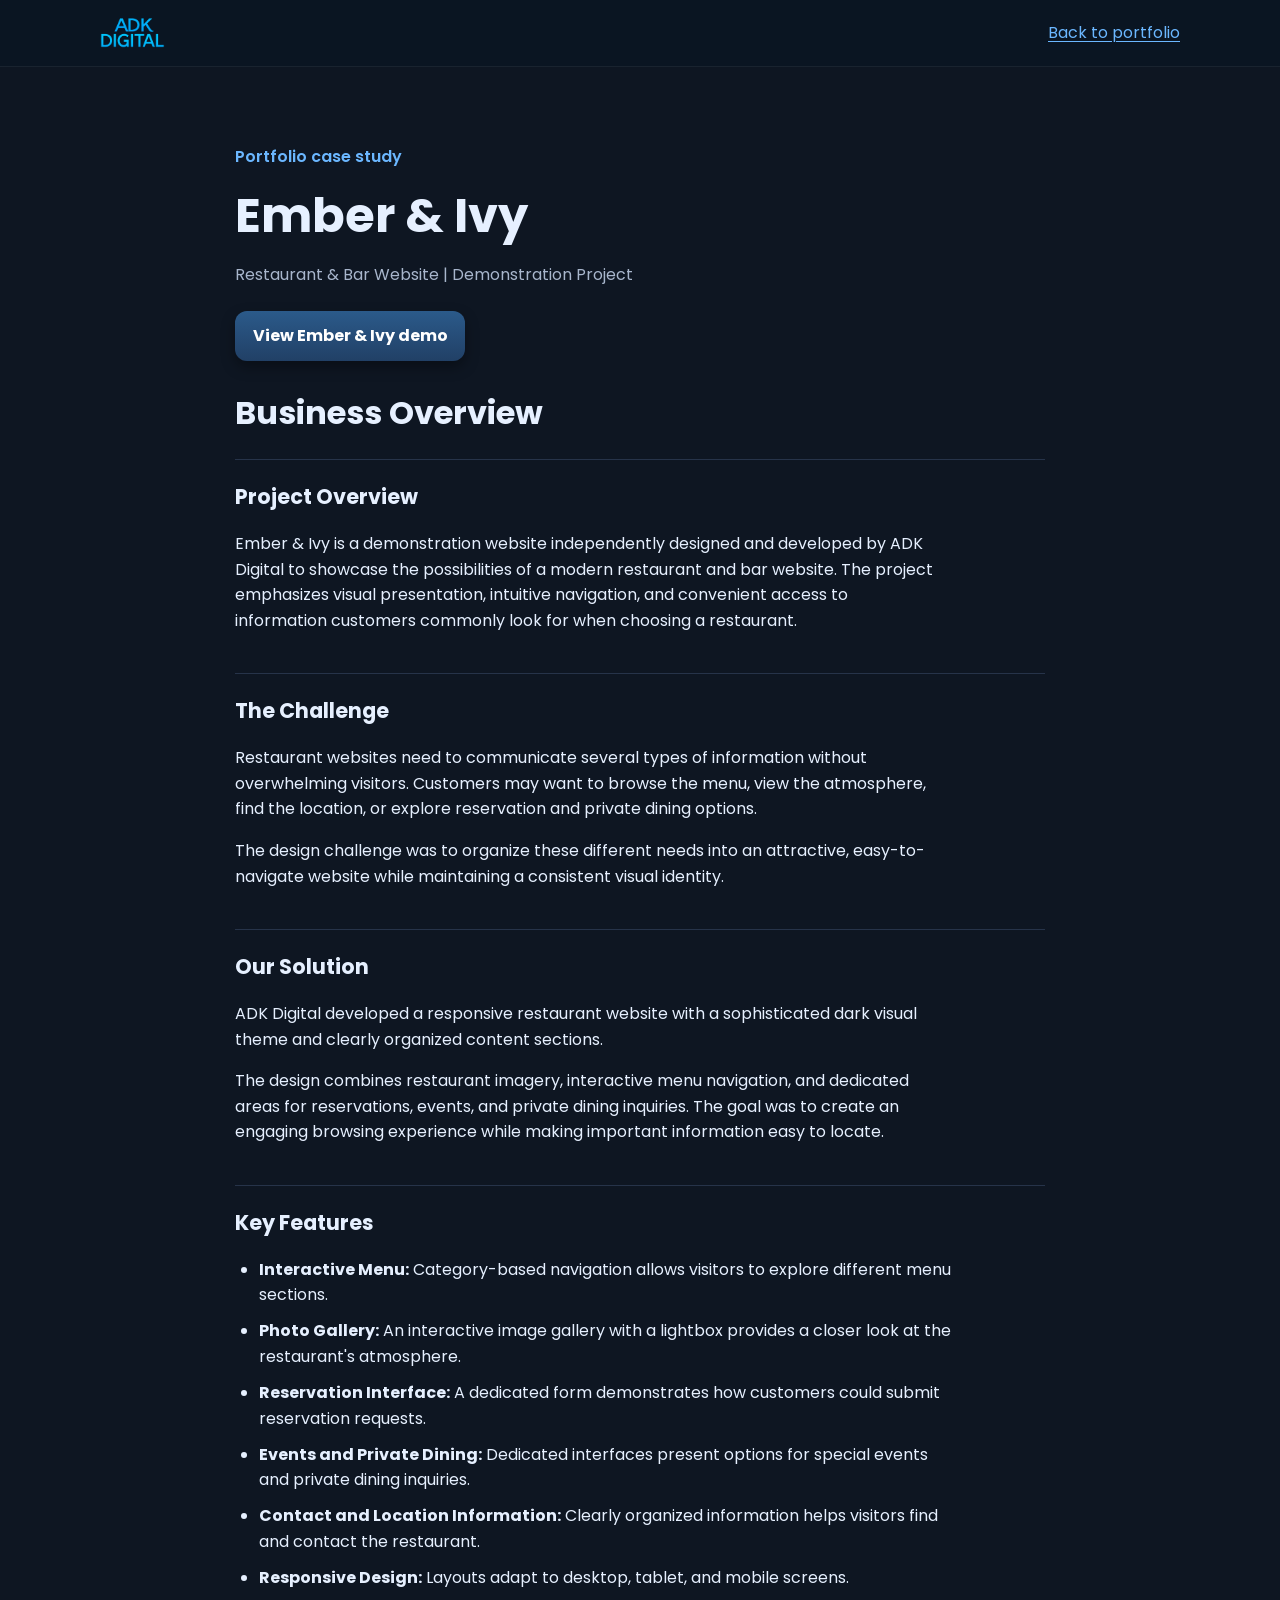
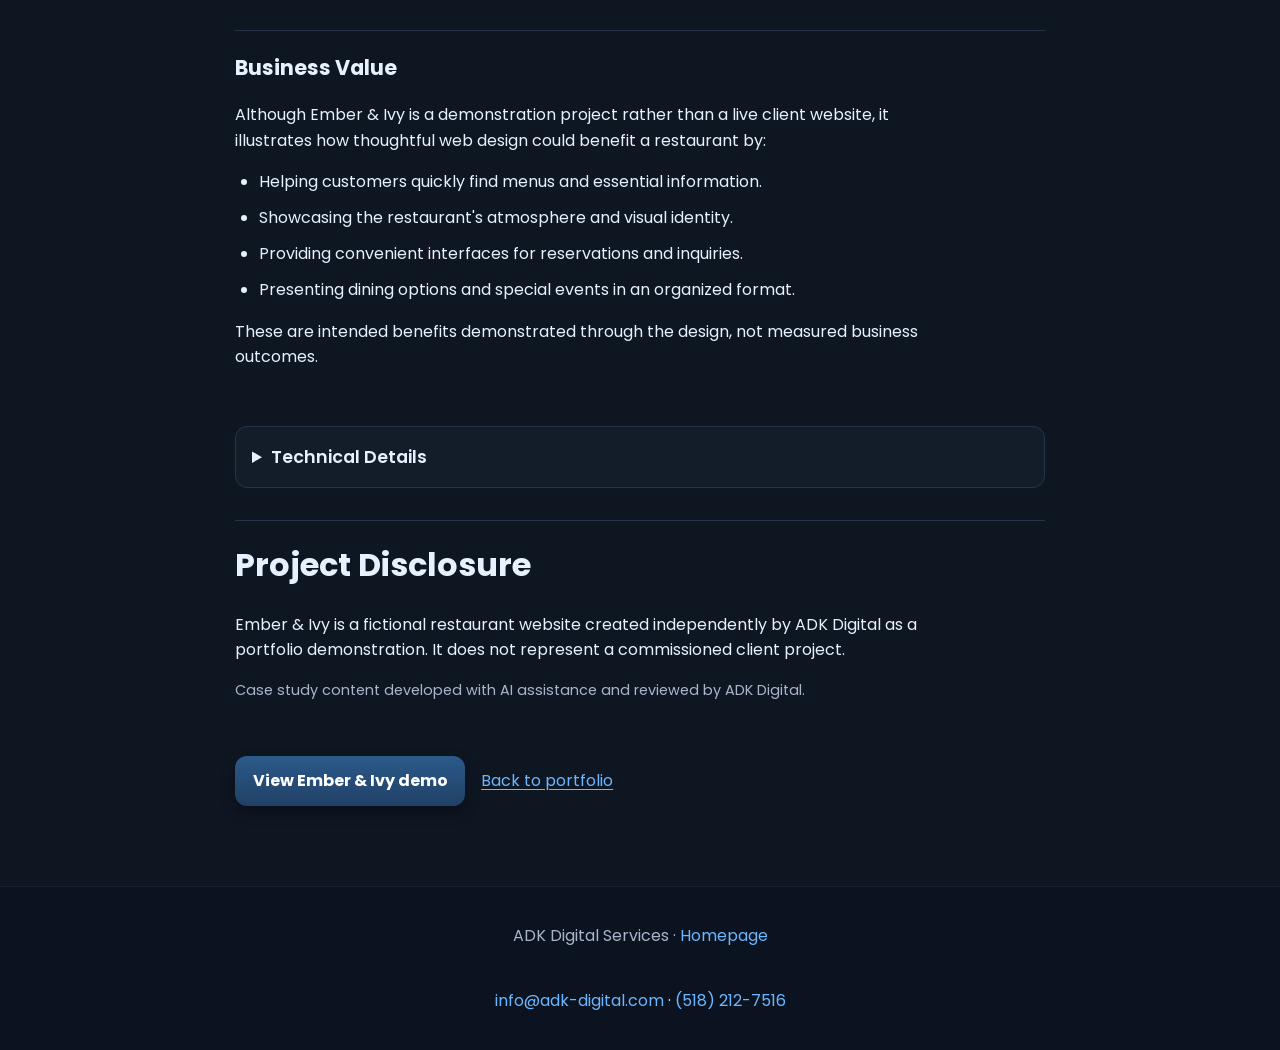
<file: case-studies/ember-ivy.html>
<!DOCTYPE html>
<html lang="en">
<head>
  <meta charset="UTF-8">
  <meta name="viewport" content="width=device-width, initial-scale=1.0">
  <title>Ember &amp; Ivy Case Study | ADK Digital Services</title>
  <meta name="description" content="Explore ADK Digital’s Ember &amp; Ivy demonstration project: its design challenge, solution, features, intended business value, and technical details.">
  <link rel="icon" type="image/png" href="../images/favicon.png">
  <link rel="preconnect" href="https://fonts.googleapis.com">
  <link rel="preconnect" href="https://fonts.gstatic.com" crossorigin>
  <link href="https://fonts.googleapis.com/css2?family=Poppins:wght@400;600&amp;family=Open+Sans:wght@400;600&amp;display=swap" rel="stylesheet">
  <link rel="stylesheet" href="../css/styles.css">
</head>
<body class="case-study-page">
  <a class="case-study__skip" href="#main-content">Skip to case study</a>
  <header class="header">
    <nav class="container case-study__nav" aria-label="Primary">
      <a href="../index.html"><img class="nav__logo" src="../images/logotrimmed.png" alt="ADK Digital Services home"></a>
      <a class="case-study__back" href="../index.html#examples">Back to portfolio</a>
    </nav>
  </header>
  <main id="main-content" class="container case-study" tabindex="-1">
    <article aria-labelledby="case-study-title">
      <header class="case-study__intro">
        <p class="case-study__eyebrow">Portfolio case study</p>
        <h1 id="case-study-title">Ember &amp; Ivy</h1>
        <p class="case-study__subtitle">Restaurant &amp; Bar Website | Demonstration Project</p>
        <a class="button button--primary" href="../ember-ivy/index.html">View Ember &amp; Ivy demo</a>
      </header>
      <section class="case-study__business" aria-labelledby="business-overview">
        <h2 id="business-overview">Business Overview</h2>
        <section class="case-study__section" aria-labelledby="ember-ivy-0">
<h3 id="ember-ivy-0">Project Overview</h3>
<p>Ember &amp; Ivy is a demonstration website independently designed and developed by ADK Digital to showcase the possibilities of a modern restaurant and bar website. The project emphasizes visual presentation, intuitive navigation, and convenient access to information customers commonly look for when choosing a restaurant.</p>
</section>
<section class="case-study__section" aria-labelledby="ember-ivy-1">
<h3 id="ember-ivy-1">The Challenge</h3>
<p>Restaurant websites need to communicate several types of information without overwhelming visitors. Customers may want to browse the menu, view the atmosphere, find the location, or explore reservation and private dining options.</p>
<p>The design challenge was to organize these different needs into an attractive, easy-to-navigate website while maintaining a consistent visual identity.</p>
</section>
<section class="case-study__section" aria-labelledby="ember-ivy-2">
<h3 id="ember-ivy-2">Our Solution</h3>
<p>ADK Digital developed a responsive restaurant website with a sophisticated dark visual theme and clearly organized content sections.</p>
<p>The design combines restaurant imagery, interactive menu navigation, and dedicated areas for reservations, events, and private dining inquiries. The goal was to create an engaging browsing experience while making important information easy to locate.</p>
</section>
<section class="case-study__section" aria-labelledby="ember-ivy-3">
<h3 id="ember-ivy-3">Key Features</h3>
<ul>
  <li><strong>Interactive Menu:</strong> Category-based navigation allows visitors to explore different menu sections.</li>
  <li><strong>Photo Gallery:</strong> An interactive image gallery with a lightbox provides a closer look at the restaurant&#x27;s atmosphere.</li>
  <li><strong>Reservation Interface:</strong> A dedicated form demonstrates how customers could submit reservation requests.</li>
  <li><strong>Events and Private Dining:</strong> Dedicated interfaces present options for special events and private dining inquiries.</li>
  <li><strong>Contact and Location Information:</strong> Clearly organized information helps visitors find and contact the restaurant.</li>
  <li><strong>Responsive Design:</strong> Layouts adapt to desktop, tablet, and mobile screens.</li>
</ul>
</section>
<section class="case-study__section" aria-labelledby="ember-ivy-4">
<h3 id="ember-ivy-4">Business Value</h3>
<p>Although Ember &amp; Ivy is a demonstration project rather than a live client website, it illustrates how thoughtful web design could benefit a restaurant by:</p>
<ul>
  <li>Helping customers quickly find menus and essential information.</li>
  <li>Showcasing the restaurant&#x27;s atmosphere and visual identity.</li>
  <li>Providing convenient interfaces for reservations and inquiries.</li>
  <li>Presenting dining options and special events in an organized format.</li>
</ul>
<p>These are intended benefits demonstrated through the design, not measured business outcomes.</p>
</section>
      </section>
      <details class="case-study__technical">
        <summary>Technical Details</summary>
        <div class="case-study__technical-content">
          <p>Ember &amp; Ivy was developed using HTML, CSS, and JavaScript.</p>
<p>The implementation includes responsive layouts, interactive menu categories, a gallery lightbox, and form interfaces.</p>
<p>Reservation and contact forms are demonstrations and are not connected to a live restaurant booking system.</p>
        </div>
      </details>
      <section class="case-study__disclosure" aria-labelledby="project-disclosure">
        <h2 id="project-disclosure">Project Disclosure</h2>
        <p>Ember &amp; Ivy is a fictional restaurant website created independently by ADK Digital as a portfolio demonstration. It does not represent a commissioned client project.</p>
        <p class="case-study__ai-note">Case study content developed with AI assistance and reviewed by ADK Digital.</p>
      </section>
      <nav class="case-study__actions" aria-label="Project links">
        <a class="button button--primary" href="../ember-ivy/index.html">View Ember &amp; Ivy demo</a>
        <a class="case-study__back" href="../index.html#examples">Back to portfolio</a>
      </nav>
    </article>
  </main>
  <footer class="footer">
    <div class="container footer__container">
      <p class="footer__name">ADK Digital Services · <a href="../index.html">Homepage</a></p>
      <p class="footer__contact"><a href="mailto:info@adk-digital.com">info@adk-digital.com</a> · <a href="tel:+15182127516">(518) 212-7516</a></p>
    </div>
  </footer>
</body>
</html>
</file>
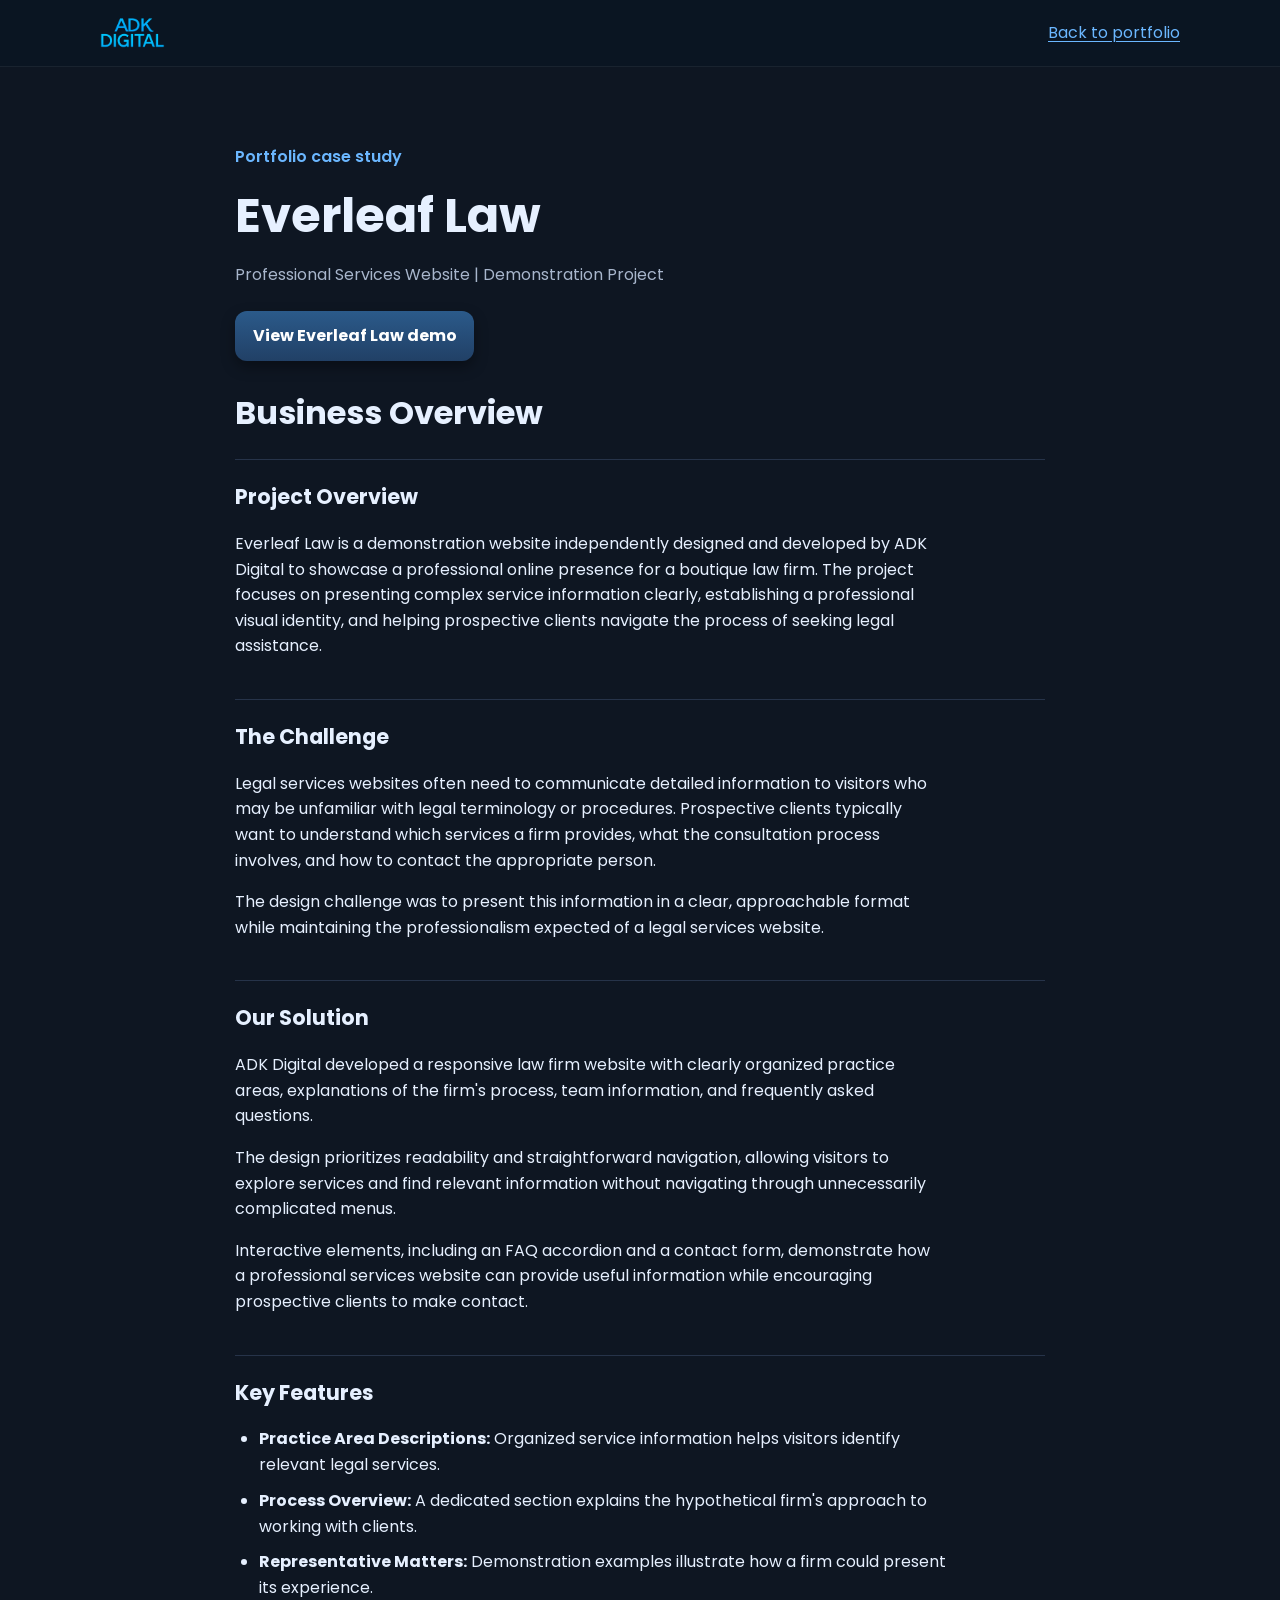
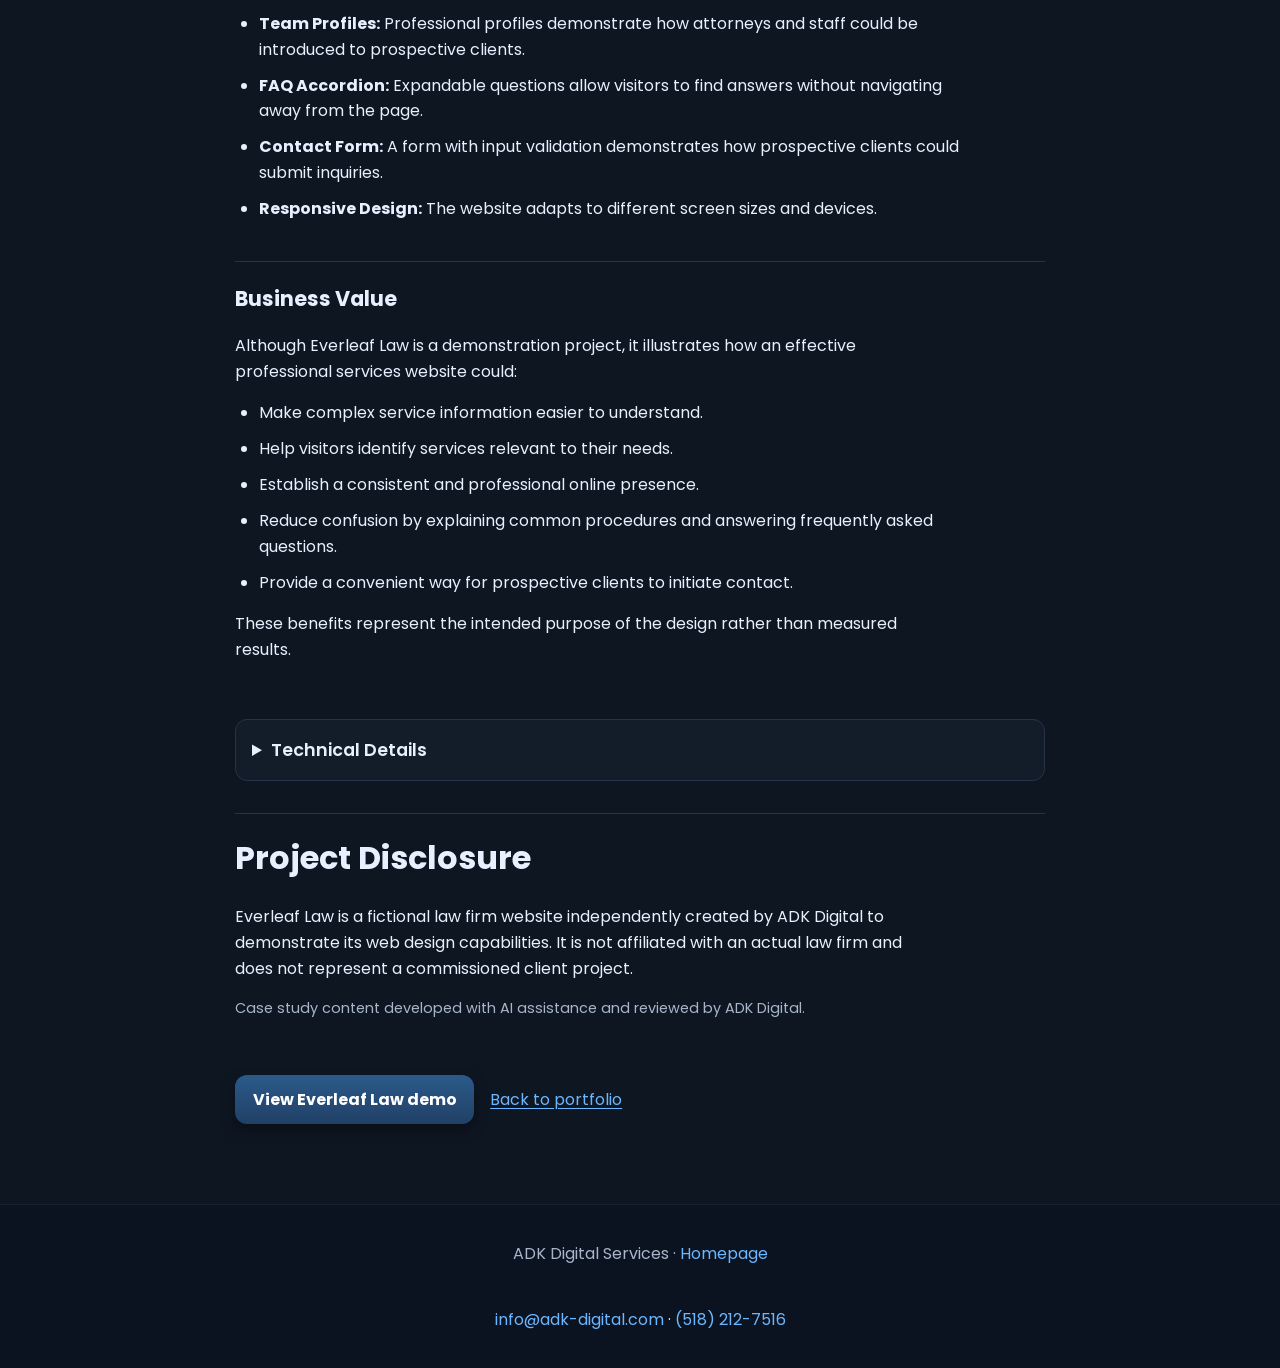
<file: case-studies/everleaf-law.html>
<!DOCTYPE html>
<html lang="en">
<head>
  <meta charset="UTF-8">
  <meta name="viewport" content="width=device-width, initial-scale=1.0">
  <title>Everleaf Law Case Study | ADK Digital Services</title>
  <meta name="description" content="Explore ADK Digital’s Everleaf Law demonstration project: its design challenge, solution, features, intended business value, and technical details.">
  <link rel="icon" type="image/png" href="../images/favicon.png">
  <link rel="preconnect" href="https://fonts.googleapis.com">
  <link rel="preconnect" href="https://fonts.gstatic.com" crossorigin>
  <link href="https://fonts.googleapis.com/css2?family=Poppins:wght@400;600&amp;family=Open+Sans:wght@400;600&amp;display=swap" rel="stylesheet">
  <link rel="stylesheet" href="../css/styles.css">
</head>
<body class="case-study-page">
  <a class="case-study__skip" href="#main-content">Skip to case study</a>
  <header class="header">
    <nav class="container case-study__nav" aria-label="Primary">
      <a href="../index.html"><img class="nav__logo" src="../images/logotrimmed.png" alt="ADK Digital Services home"></a>
      <a class="case-study__back" href="../index.html#examples">Back to portfolio</a>
    </nav>
  </header>
  <main id="main-content" class="container case-study" tabindex="-1">
    <article aria-labelledby="case-study-title">
      <header class="case-study__intro">
        <p class="case-study__eyebrow">Portfolio case study</p>
        <h1 id="case-study-title">Everleaf Law</h1>
        <p class="case-study__subtitle">Professional Services Website | Demonstration Project</p>
        <a class="button button--primary" href="../site/index.html">View Everleaf Law demo</a>
      </header>
      <section class="case-study__business" aria-labelledby="business-overview">
        <h2 id="business-overview">Business Overview</h2>
        <section class="case-study__section" aria-labelledby="everleaf-law-0">
<h3 id="everleaf-law-0">Project Overview</h3>
<p>Everleaf Law is a demonstration website independently designed and developed by ADK Digital to showcase a professional online presence for a boutique law firm. The project focuses on presenting complex service information clearly, establishing a professional visual identity, and helping prospective clients navigate the process of seeking legal assistance.</p>
</section>
<section class="case-study__section" aria-labelledby="everleaf-law-1">
<h3 id="everleaf-law-1">The Challenge</h3>
<p>Legal services websites often need to communicate detailed information to visitors who may be unfamiliar with legal terminology or procedures. Prospective clients typically want to understand which services a firm provides, what the consultation process involves, and how to contact the appropriate person.</p>
<p>The design challenge was to present this information in a clear, approachable format while maintaining the professionalism expected of a legal services website.</p>
</section>
<section class="case-study__section" aria-labelledby="everleaf-law-2">
<h3 id="everleaf-law-2">Our Solution</h3>
<p>ADK Digital developed a responsive law firm website with clearly organized practice areas, explanations of the firm&#x27;s process, team information, and frequently asked questions.</p>
<p>The design prioritizes readability and straightforward navigation, allowing visitors to explore services and find relevant information without navigating through unnecessarily complicated menus.</p>
<p>Interactive elements, including an FAQ accordion and a contact form, demonstrate how a professional services website can provide useful information while encouraging prospective clients to make contact.</p>
</section>
<section class="case-study__section" aria-labelledby="everleaf-law-3">
<h3 id="everleaf-law-3">Key Features</h3>
<ul>
  <li><strong>Practice Area Descriptions:</strong> Organized service information helps visitors identify relevant legal services.</li>
  <li><strong>Process Overview:</strong> A dedicated section explains the hypothetical firm&#x27;s approach to working with clients.</li>
  <li><strong>Representative Matters:</strong> Demonstration examples illustrate how a firm could present its experience.</li>
  <li><strong>Team Profiles:</strong> Professional profiles demonstrate how attorneys and staff could be introduced to prospective clients.</li>
  <li><strong>FAQ Accordion:</strong> Expandable questions allow visitors to find answers without navigating away from the page.</li>
  <li><strong>Contact Form:</strong> A form with input validation demonstrates how prospective clients could submit inquiries.</li>
  <li><strong>Responsive Design:</strong> The website adapts to different screen sizes and devices.</li>
</ul>
</section>
<section class="case-study__section" aria-labelledby="everleaf-law-4">
<h3 id="everleaf-law-4">Business Value</h3>
<p>Although Everleaf Law is a demonstration project, it illustrates how an effective professional services website could:</p>
<ul>
  <li>Make complex service information easier to understand.</li>
  <li>Help visitors identify services relevant to their needs.</li>
  <li>Establish a consistent and professional online presence.</li>
  <li>Reduce confusion by explaining common procedures and answering frequently asked questions.</li>
  <li>Provide a convenient way for prospective clients to initiate contact.</li>
</ul>
<p>These benefits represent the intended purpose of the design rather than measured results.</p>
</section>
      </section>
      <details class="case-study__technical">
        <summary>Technical Details</summary>
        <div class="case-study__technical-content">
          <p>Everleaf Law was developed using HTML, CSS, and JavaScript.</p>
<p>The website includes responsive layouts, an interactive FAQ accordion, and client-side contact form validation.</p>
<p>The law firm, team members, representative matters, and testimonials are fictional demonstration content. The contact form is not connected to a verified production client intake system.</p>
        </div>
      </details>
      <section class="case-study__disclosure" aria-labelledby="project-disclosure">
        <h2 id="project-disclosure">Project Disclosure</h2>
        <p>Everleaf Law is a fictional law firm website independently created by ADK Digital to demonstrate its web design capabilities. It is not affiliated with an actual law firm and does not represent a commissioned client project.</p>
        <p class="case-study__ai-note">Case study content developed with AI assistance and reviewed by ADK Digital.</p>
      </section>
      <nav class="case-study__actions" aria-label="Project links">
        <a class="button button--primary" href="../site/index.html">View Everleaf Law demo</a>
        <a class="case-study__back" href="../index.html#examples">Back to portfolio</a>
      </nav>
    </article>
  </main>
  <footer class="footer">
    <div class="container footer__container">
      <p class="footer__name">ADK Digital Services · <a href="../index.html">Homepage</a></p>
      <p class="footer__contact"><a href="mailto:info@adk-digital.com">info@adk-digital.com</a> · <a href="tel:+15182127516">(518) 212-7516</a></p>
    </div>
  </footer>
</body>
</html>
</file>
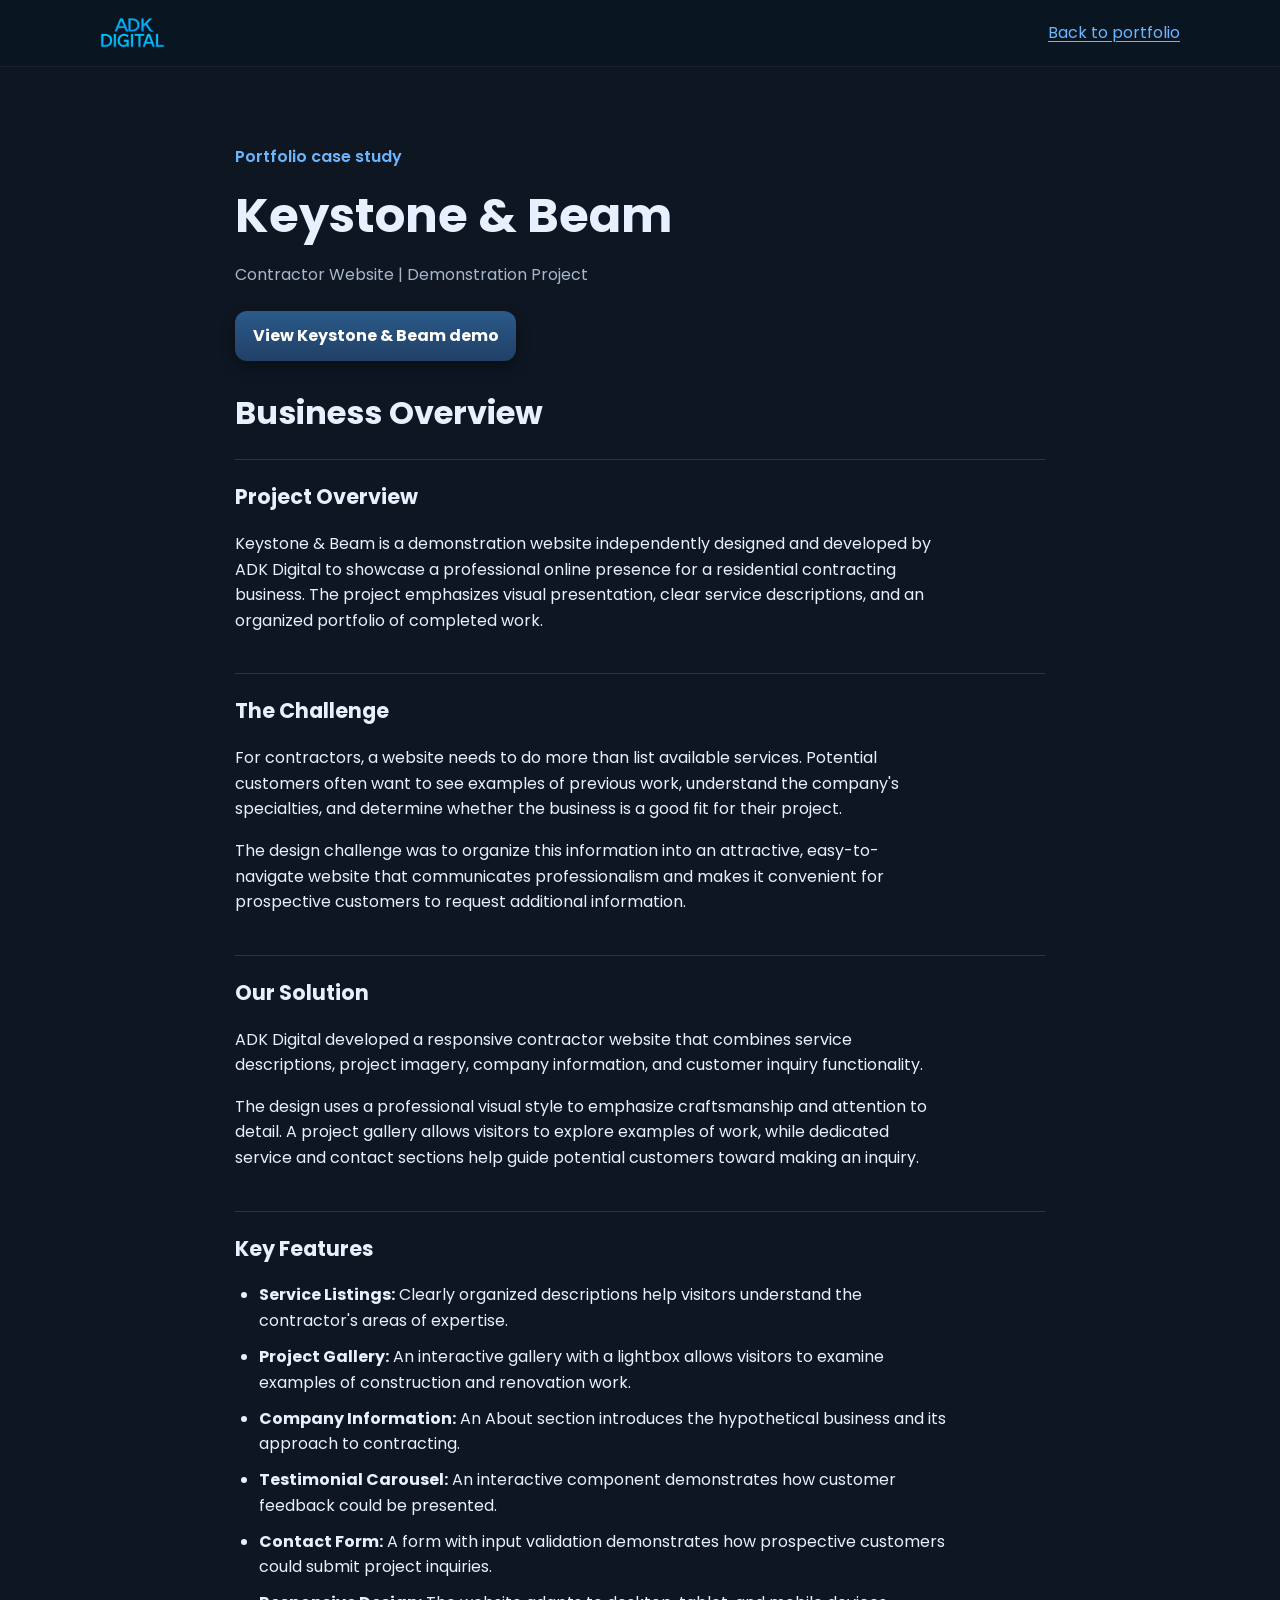
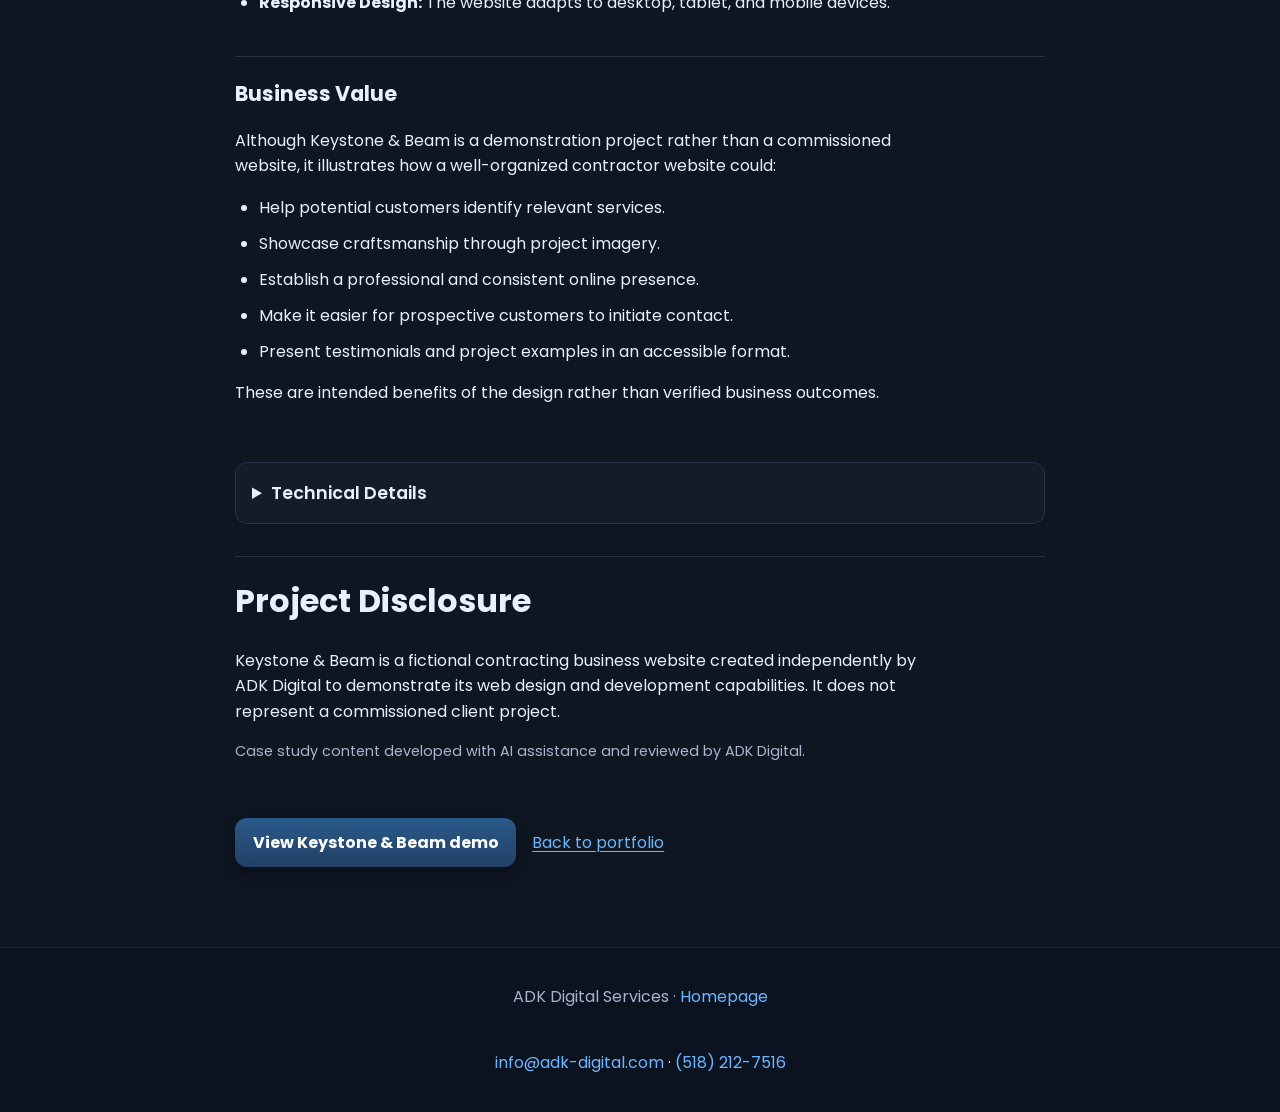
<file: case-studies/keystone-beam.html>
<!DOCTYPE html>
<html lang="en">
<head>
  <meta charset="UTF-8">
  <meta name="viewport" content="width=device-width, initial-scale=1.0">
  <title>Keystone &amp; Beam Case Study | ADK Digital Services</title>
  <meta name="description" content="Explore ADK Digital’s Keystone &amp; Beam demonstration project: its design challenge, solution, features, intended business value, and technical details.">
  <link rel="icon" type="image/png" href="../images/favicon.png">
  <link rel="preconnect" href="https://fonts.googleapis.com">
  <link rel="preconnect" href="https://fonts.gstatic.com" crossorigin>
  <link href="https://fonts.googleapis.com/css2?family=Poppins:wght@400;600&amp;family=Open+Sans:wght@400;600&amp;display=swap" rel="stylesheet">
  <link rel="stylesheet" href="../css/styles.css">
</head>
<body class="case-study-page">
  <a class="case-study__skip" href="#main-content">Skip to case study</a>
  <header class="header">
    <nav class="container case-study__nav" aria-label="Primary">
      <a href="../index.html"><img class="nav__logo" src="../images/logotrimmed.png" alt="ADK Digital Services home"></a>
      <a class="case-study__back" href="../index.html#examples">Back to portfolio</a>
    </nav>
  </header>
  <main id="main-content" class="container case-study" tabindex="-1">
    <article aria-labelledby="case-study-title">
      <header class="case-study__intro">
        <p class="case-study__eyebrow">Portfolio case study</p>
        <h1 id="case-study-title">Keystone &amp; Beam</h1>
        <p class="case-study__subtitle">Contractor Website | Demonstration Project</p>
        <a class="button button--primary" href="../keystone-beam/index.html">View Keystone &amp; Beam demo</a>
      </header>
      <section class="case-study__business" aria-labelledby="business-overview">
        <h2 id="business-overview">Business Overview</h2>
        <section class="case-study__section" aria-labelledby="keystone-beam-0">
<h3 id="keystone-beam-0">Project Overview</h3>
<p>Keystone &amp; Beam is a demonstration website independently designed and developed by ADK Digital to showcase a professional online presence for a residential contracting business. The project emphasizes visual presentation, clear service descriptions, and an organized portfolio of completed work.</p>
</section>
<section class="case-study__section" aria-labelledby="keystone-beam-1">
<h3 id="keystone-beam-1">The Challenge</h3>
<p>For contractors, a website needs to do more than list available services. Potential customers often want to see examples of previous work, understand the company&#x27;s specialties, and determine whether the business is a good fit for their project.</p>
<p>The design challenge was to organize this information into an attractive, easy-to-navigate website that communicates professionalism and makes it convenient for prospective customers to request additional information.</p>
</section>
<section class="case-study__section" aria-labelledby="keystone-beam-2">
<h3 id="keystone-beam-2">Our Solution</h3>
<p>ADK Digital developed a responsive contractor website that combines service descriptions, project imagery, company information, and customer inquiry functionality.</p>
<p>The design uses a professional visual style to emphasize craftsmanship and attention to detail. A project gallery allows visitors to explore examples of work, while dedicated service and contact sections help guide potential customers toward making an inquiry.</p>
</section>
<section class="case-study__section" aria-labelledby="keystone-beam-3">
<h3 id="keystone-beam-3">Key Features</h3>
<ul>
  <li><strong>Service Listings:</strong> Clearly organized descriptions help visitors understand the contractor&#x27;s areas of expertise.</li>
  <li><strong>Project Gallery:</strong> An interactive gallery with a lightbox allows visitors to examine examples of construction and renovation work.</li>
  <li><strong>Company Information:</strong> An About section introduces the hypothetical business and its approach to contracting.</li>
  <li><strong>Testimonial Carousel:</strong> An interactive component demonstrates how customer feedback could be presented.</li>
  <li><strong>Contact Form:</strong> A form with input validation demonstrates how prospective customers could submit project inquiries.</li>
  <li><strong>Responsive Design:</strong> The website adapts to desktop, tablet, and mobile devices.</li>
</ul>
</section>
<section class="case-study__section" aria-labelledby="keystone-beam-4">
<h3 id="keystone-beam-4">Business Value</h3>
<p>Although Keystone &amp; Beam is a demonstration project rather than a commissioned website, it illustrates how a well-organized contractor website could:</p>
<ul>
  <li>Help potential customers identify relevant services.</li>
  <li>Showcase craftsmanship through project imagery.</li>
  <li>Establish a professional and consistent online presence.</li>
  <li>Make it easier for prospective customers to initiate contact.</li>
  <li>Present testimonials and project examples in an accessible format.</li>
</ul>
<p>These are intended benefits of the design rather than verified business outcomes.</p>
</section>
      </section>
      <details class="case-study__technical">
        <summary>Technical Details</summary>
        <div class="case-study__technical-content">
          <p>Keystone &amp; Beam was developed using HTML, CSS, and JavaScript.</p>
<p>The website includes responsive layouts, an interactive project gallery, a testimonial carousel, and client-side contact form validation.</p>
<p>The business, project examples, and testimonials are demonstration content. The contact interface does not represent a verified production inquiry system.</p>
        </div>
      </details>
      <section class="case-study__disclosure" aria-labelledby="project-disclosure">
        <h2 id="project-disclosure">Project Disclosure</h2>
        <p>Keystone &amp; Beam is a fictional contracting business website created independently by ADK Digital to demonstrate its web design and development capabilities. It does not represent a commissioned client project.</p>
        <p class="case-study__ai-note">Case study content developed with AI assistance and reviewed by ADK Digital.</p>
      </section>
      <nav class="case-study__actions" aria-label="Project links">
        <a class="button button--primary" href="../keystone-beam/index.html">View Keystone &amp; Beam demo</a>
        <a class="case-study__back" href="../index.html#examples">Back to portfolio</a>
      </nav>
    </article>
  </main>
  <footer class="footer">
    <div class="container footer__container">
      <p class="footer__name">ADK Digital Services · <a href="../index.html">Homepage</a></p>
      <p class="footer__contact"><a href="mailto:info@adk-digital.com">info@adk-digital.com</a> · <a href="tel:+15182127516">(518) 212-7516</a></p>
    </div>
  </footer>
</body>
</html>
</file>
<file: css/styles.css>
/* =========================================================
   ADK Digital — Clean Mobile‑First Stylesheet (from scratch)
   ========================================================= */

/* --------- Base tokens --------- */
:root{
  --bg: #0e1622;           /* page background */
  --panel: #131c29;        /* section panels / cards */
  --panel-2: #192437;      /* deeper panel */
  --border: #263349;       /* subtle borders */
  --text: #e6f0ff;         /* primary text */
  --muted: #a8b6cc;        /* secondary text */
  --brand-400:#3e8cd2;
  --brand-500:#2b5a8a;
  --brand-600:#214066;
  --ok:#2ecc71;
  --no:#e74c3c;
  --radius:12px;
  --radius-sm:10px;
  --shadow:0 10px 30px rgba(0,0,0,.35);
  --container:1120px;
  --header-h:64px;
  --bullet:#55c5ff;
  --transition:200ms ease;
}

/* --------- Resets --------- */
*,*::before,*::after{ box-sizing:border-box; }
html,body{ height:100%; }
html{ scroll-behavior:smooth; }
body{
  margin:0; font-family: "Poppins", system-ui, -apple-system, Segoe UI, Roboto, "Open Sans", Arial, sans-serif;
  background:var(--bg); color:var(--text); line-height:1.6;
}
img{ max-width:100%; display:block; }
a{ color:var(--brand-300, #6bb7ff); text-decoration:none; }
a:hover,a:focus{ opacity:.9; }
button{ font:inherit; color:inherit; background:none; border:none; cursor:pointer; }

.container{ width:100%; max-width:var(--container); margin-inline:auto; padding-inline:1.25rem; }
.center{ text-align:center; }

/* Focus visibility */
:focus-visible{ outline:3px solid var(--brand-400); outline-offset:2px; border-radius:6px; }

/* --------- Header & Nav --------- */
.header{
  position:sticky; top:0; z-index:50;
  background: rgba(11,22,36,.8);
  backdrop-filter: blur(8px);
  border-bottom:1px solid rgba(255,255,255,.06);
}
.header__container{
  height:var(--header-h);
  display:flex; align-items:center; gap:.75rem;
}

/* brand logo always visible */
.nav__logo{ height:30px; width:auto; display:block; }
.nav__link--brand{ display:inline-flex; align-items:center; }

.header__toggle{
  margin-left:auto;
  display:inline-flex; align-items:center; justify-content:center;
  width:44px; height:44px;
  border-radius:10px;
  color:var(--text);
}
.header__toggle i{ font-size:20px; }

/* nav list */
.header__nav{ flex:1; }
.nav__list{
  display:flex; align-items:center; justify-content:center; gap:1rem;
  padding:0; margin:0; list-style:none;
}
.nav__link{
  display:inline-block; padding:.5rem .75rem; border-radius:10px;
  color:var(--text); font-weight:600;
}
.nav__link:hover,.nav__link:focus-visible{ background:rgba(255,255,255,.06); }

/* ---- Mobile (base) navigation behaviour ---- */
/* Show brand item inline; hide the rest until toggled */
.nav__item--brand{ margin-right:auto; }
.header__nav .nav__item:not(.nav__item--brand){ display:none; }

/* When active, present a dropdown panel */
.header__nav.header__nav--active{
  position:fixed; inset:var(--header-h) 0 auto 0;
  background:rgba(10,17,28,.98);
  border-top:1px solid rgba(255,255,255,.06);
  box-shadow:var(--shadow);
  padding:1rem 1.25rem 1.25rem;
}
.header__nav.header__nav--active .nav__list{
  justify-content:flex-start; flex-direction:column; align-items:stretch; gap:.25rem;
}
.header__nav.header__nav--active .nav__item{ display:block; }
.header__nav.header__nav--active .nav__item--brand{ display:none; } /* brand already visible in header */

/* Hide the toggle and show full nav at ≥768px */
@media (min-width:768px){
  .header__toggle{ display:none; }
  .header__nav{ position:static; }
  .nav__list{ justify-content:center; gap:1.25rem; }
  .header__nav .nav__item{ display:block; }
  .header__nav .nav__item--brand{ margin-right:0; }
}

/* --------- Hero --------- */
.hero{
  background:
    radial-gradient(1200px 600px at 20% 10%, #0b1524 0%, transparent 60%),
    radial-gradient(900px 500px at 80% 0%, #0f1e31 0%, transparent 70%),
    linear-gradient(180deg,#0b1524 0%, #0f1a2b 40%, #0e1622 100%);
  overflow:hidden;
}
.hero__container{
  min-height: calc(60vh - var(--header-h));
  display:grid; place-items:center; text-align:center; padding-block: clamp(48px, 12vw, 120px);
}
/* remove default h1 spacing so you control it */
.hero__title {
  margin: 0;            /* kills default top/bottom margins */
  line-height: 0;       /* avoids extra inline gap around the img */
}

/* keep your existing logo styles, add block + top nudge */
.hero__logo{
  display: block;       /* ensures margin auto centers the img */
  width: clamp(180px, 60vw, 460px);
  margin: -5vh auto 0; /* move it up by ~5% of viewport height */
  filter: drop-shadow(0 8px 22px rgba(0,0,0,.45));
}

.hero__subtitle{ color:var(--muted); margin:.25rem 0; }
.hero .button{ margin-top:1rem; }

/* center the social row inside the hero */
.hero .footer__social {
  display: flex;
  justify-content: center;
  margin-top: 2rem;
}

/* --------- Generic Sections --------- */
.section-heading{ font-size:clamp(1.35rem, 1.1rem + 1.5vw, 2rem); margin:0 0 .5rem; }
.section-intro{ color:var(--muted); max-width:70ch; margin:0 auto 1.25rem; }
section{ padding-block: clamp(48px, 8vw, 96px); }
.card{
  background:var(--panel); border:1px solid var(--border);
  border-radius:var(--radius); box-shadow:var(--shadow);
}

/* --------- Buttons --------- */
.button{
  --bg1: var(--brand-500); --bg2: var(--brand-600);
  display:inline-block; padding:.75rem 1.1rem; border-radius:12px;
  color:#fff; font-weight:700; text-align:center;
  background: linear-gradient(180deg,var(--bg1),var(--bg2));
  box-shadow:0 6px 14px rgba(0,0,0,.35);
  transition: transform var(--transition), filter var(--transition), box-shadow var(--transition);
}
.button:hover{ transform: translateY(-1px); filter:saturate(1.05); }
.button:active{ transform: translateY(0); }

/* --------- Services Grid --------- */
.services__grid{
  display:grid; gap:1rem; margin-top:1rem;
  grid-template-columns: 1fr;
}
.services__item{
  background:var(--panel); border:1px solid var(--border);
  border-radius:var(--radius); padding:1rem; text-align:center;
  box-shadow:var(--shadow);
}
.services__icon{ font-size:26px; margin-bottom:.25rem; color:var(--brand-400); }
.services__item-title{ margin:.25rem 0 .25rem; font-size:1.05rem; }
.services__item-description{ color:var(--muted); font-size:.975rem; }

@media (min-width:768px){
  .services__grid{ grid-template-columns: repeat(2,minmax(0,1fr)); }
}
@media (min-width:1024px){
  .services__grid{ grid-template-columns: repeat(4,minmax(0,1fr)); }
}

/* --------- Plan / Comparison --------- */
.plan__title{ text-align:center; margin:2rem 0 1rem; }
.plan__summary{ color:var(--muted); max-width:75ch; margin:0 auto 1.25rem; }
.compare-table-wrap{
  background:var(--panel); border:1px solid var(--border);
  border-radius:var(--radius); padding:1rem; box-shadow:var(--shadow);
}

/* Desktop table */
.compare-table{
  width:100%; border-collapse:collapse; min-width:720px;
}
.compare-table th,
.compare-table td{
  padding:.75rem .75rem; border-bottom:1px solid var(--border); vertical-align:top;
  text-align:left; color:var(--text);
}
.compare-table thead th{ font-weight:700; background:var(--panel-2); position:sticky; top:0; }
.compare-table i.fa-check{ color:var(--ok); }
.compare-table i.fa-times{ color:var(--no); }
.compare-note{ text-align:center; color:var(--muted); margin:.75rem 0 0; }

/* Scroll on narrow screens */
.compare-table-wrap{ overflow-x:auto; }
.compare-table{ border:0; }

/* --------- Portfolio/Grid --------- */
.portfolio__title{ text-align:center; margin-bottom:.5rem; }
.portfolio__intro{ color:var(--muted); max-width:70ch; margin:0 auto 1.25rem; }
.portfolio__grid{
  display:grid; gap:1rem; grid-template-columns:1fr;
}
.portfolio__item{ background:var(--panel); border:1px solid var(--border); border-radius:var(--radius); overflow:hidden; box-shadow:var(--shadow); }
.portfolio__thumb-link{ display:block; }
.portfolio__image{ width:100%; height:240px; object-fit:cover; }
.portfolio__item-title{ font-size:1.15rem; margin:.75rem 1rem .25rem; }
.portfolio__item-description, .portfolio__item-testimonial{ color:var(--muted); margin:.25rem 1rem 1rem; }

@media (min-width:768px){
  .portfolio__grid{ grid-template-columns: repeat(2,minmax(0,1fr)); }
}
@media (min-width:1024px){
  .portfolio__grid{ grid-template-columns: repeat(3,minmax(0,1fr)); }
}

/* --------- Portfolio case studies --------- */
.portfolio__case-study-link{ margin:1rem; }
.case-study{ max-width:850px; padding-block:clamp(32px, 6vw, 64px); overflow-wrap:anywhere; }
.case-study__nav{ min-height:var(--header-h); display:flex; align-items:center; justify-content:space-between; flex-wrap:wrap; gap:.75rem; padding-block:.5rem; }
.case-study__back{ display:inline-block; padding-block:.75rem; text-decoration:underline; text-underline-offset:.2em; }
.case-study__intro{ padding-bottom:2rem; }
.case-study__intro h1{ margin-block:.5rem; }
.case-study__eyebrow{ color:var(--brand-300, #6bb7ff); font-weight:600; }
.case-study__subtitle{ color:var(--muted); margin-bottom:1.5rem; }
.case-study__business{ padding-block:0; }
.case-study__business > h2{ margin-top:0; }
.case-study__section{ padding-block:1.5rem; border-top:1px solid var(--border); }
.case-study__section h3{ margin-top:0; }
.case-study p,.case-study li{ max-width:70ch; }
.case-study li + li{ margin-top:.65rem; }
.case-study ul{ padding-left:1.5rem; }
.case-study__technical{ background:var(--panel); border:1px solid var(--border); border-radius:var(--radius); margin-block:1rem 2rem; }
.case-study__technical summary{ cursor:pointer; padding:1rem; font-weight:600; font-size:1.1rem; }
.case-study__technical-content{ padding:0 1rem 1rem; }
.case-study__technical-content p:last-child{ margin-bottom:0; }
.case-study__disclosure{ padding-block:1.5rem; border-top:1px solid var(--border); }
.case-study__disclosure h2{ margin-top:0; }
.case-study__ai-note{ color:var(--muted); font-size:.9rem; }
.case-study__actions{ display:flex; flex-wrap:wrap; align-items:center; gap:1rem; padding-block:1rem; }
.case-study-page .footer__contact{ text-align:center; overflow-wrap:anywhere; }
.case-study__skip{ position:absolute; top:.5rem; left:1rem; z-index:100; padding:.75rem 1rem; background:var(--panel); transform:translateY(-200%); }
.case-study__skip:focus{ transform:translateY(0); }
.case-study-page #main-content{ scroll-margin-top:calc(var(--header-h) + 1rem); }

/* --------- About --------- */
.about__content{
  background:var(--panel); border:1px solid var(--border);
  border-radius:var(--radius); padding:1.25rem; box-shadow:var(--shadow);
  max-width: 80ch; margin: 0 auto;
}
.about__bullets{ margin:.75rem 0 0 1rem; }
.about__bullets li{ margin:.35rem 0; }

/* --------- Contact / Forms --------- */
.contact__title{ margin-bottom:.5rem; }
.contact__intro{ color:var(--muted); max-width:70ch; margin:0 auto 1.25rem; }
.contact__form{
  background:var(--panel); border:1px solid var(--border);
  border-radius:var(--radius); padding:1rem; box-shadow:var(--shadow);
  max-width:820px; margin:0 auto;
}
.form__group{ margin-bottom:1rem; }
.form__label{ display:block; margin-bottom:.35rem; font-weight:600; }
.form__input,.form__textarea{
  width:100%; padding:.75rem .9rem; color:var(--text);
  background:#0f1724; border:1px solid var(--border);
  border-radius:var(--radius-sm); transition:border-color var(--transition), box-shadow var(--transition);
}
.form__input:focus-visible,.form__textarea:focus-visible{
  border-color:var(--brand-400);
  box-shadow:0 0 0 3px rgba(62,140,210,.25);
}
.form__textarea{ min-height:160px; resize:none; }
.form__inline-options{
  display:flex; flex-wrap:wrap; gap:1rem 1.25rem; align-items:center;
}
.form__inline-options input{ width:18px; height:18px; }
.form__error{ color:#ffd166; font-size:.9rem; margin-top:.35rem; }
.button.form__submit{ width:100%; margin-top:.5rem; align-self: center; }

.hidden { display: none !important; }

@media (min-width:640px){
  .button.form__submit{ width:auto; }
}

/* --------- Footer --------- */
.footer{
  border-top:1px solid rgba(255,255,255,.06);
  background:#0b1220;
}
.footer__container{
  display:flex; flex-direction:column; align-items:center; gap:.5rem;
  padding-block:1.25rem;
}
.footer__name{ color:var(--muted); }
.footer__social{ display:flex; gap:.75rem; }
.footer__social-link{
  width:40px; height:40px; border-radius:50%;
  display:inline-flex; align-items:center; justify-content:center;
  color:#fff; background:rgba(255,255,255,.06);
}
.footer__social-link:hover{ background:rgba(255,255,255,.12); }

/* --------- Helpers --------- */
.sr-only{
  position:absolute; width:1px; height:1px; padding:0; margin:-1px; overflow:hidden;
  clip:rect(0,0,0,0); white-space:nowrap; border:0;
}

/* --------- Media queries for larger typography --------- */
h1,h2,h3{ line-height:1.25; }
h1{ font-size:clamp(1.8rem, 1.2rem + 2.5vw, 3rem); }
h2{ font-size:clamp(1.4rem, 1.1rem + 1.2vw, 2rem); }
h3{ font-size:clamp(1.1rem, 1rem + .6vw, 1.3rem); }

/* --------- Motion preferences --------- */
@media (prefers-reduced-motion: reduce){
  *{ animation:none!important; transition:none!important; scroll-behavior:auto!important; }
}


/* === Tweaks based on feedback === */

/* === Hero bullets: desktop separators + mobile-leading bullets === */
.hero-bullets{
  display:flex;
  flex-wrap:wrap;
  justify-content:center;
  gap:.5rem;
}
.hero-bullets span{ white-space:nowrap; }

/* Desktop (wide): show donut separators between items */
@media (min-width: 769px){
  .hero-bullets span:not(:last-child)::after{
    content:"\25CE";           /* ◎ (Unicode U+25CE, bullseye) */
    display:inline-block;
    margin:0 .65rem;
    color: var(--bullet, #55c5ff); /* bright-but-soft blue */
    font-weight: 700;
    line-height: 1;
  }
}

/* Mobile (narrow): stack items, put a donut at the start of each line */
@media (max-width: 768px){
  .hero-bullets{
    display: block;            /* stop flexing, stack items */
  }
  .hero-bullets span{
    display: block;            /* each one forces a new line */
    margin-bottom: .35rem;     /* small vertical gap */
    text-align: center;        /* keeps them centered like desktop */
  }
  .hero-bullets span::before{
    content:"\25CE\00a0";      /* ◎ plus non-breaking space */
    color: var(--bullet, #55c5ff);
    font-weight: 700;
    line-height: 1;
  }
}



/* 1) Desktop: make hero subtitles bigger */
.hero__subtitle--main{ font-size: clamp(1.15rem, 0.8rem + 2.4vw, 2.1rem); }
.hero__subtitle--secondary{ font-size: clamp(1rem, 0.7rem + 1.4vw, 1.4rem); }

/* 2) Desktop: ensure nav items are visible (override mobile hide specificity) */
@media (min-width:768px){
  .header__nav .nav__item:not(.nav__item--brand){ display:block; }
}

/* 3) Mobile: show the full comparison table without horizontal scroll */
@media (max-width:480px){
  .compare-table-wrap{ overflow-x: visible; }
  .compare-table{ min-width: 0; table-layout: fixed; }
  .compare-table th, .compare-table td{
    width:25%;
    padding:.35rem .3rem;
    font-size: clamp(10px, 2.7vw, 12px);
    word-break: break-word;
  }
  .compare-table thead th{ position: static; }
}

/* 4) Footer: center all items/text */
.footer__info{ text-align:center; }


/* === Fix: keep header visible on mobile by pinning it === */
body{ padding-top: var(--header-h); }              /* prevent content from sliding under fixed header */
.header{ position: fixed; top:0; left:0; right:0; z-index: 1000; }

/* Ensure in-page anchors account for fixed header */
[id]{ scroll-margin-top: calc(var(--header-h) + 12px); }
</file>
<file: ember-ivy/css/styles.css>
/*
 * Ember & Ivy — Stylesheet
 *
 * Dark palette with warm ember accents, glassmorphism cards, and scoped styles.
 * All classes are prefixed with `.ei-` and wrapped by `.ei-root` for isolation.
 */

/*------------------------------
  Root & Reset
------------------------------*/
.ei-root {
  --ei-color-bg: #0e0f12;
  --ei-color-primary: #d86b36;
  --ei-color-secondary: #f29f5c;
  --ei-color-text: #f2f2f2;
  --ei-color-muted: rgba(242, 242, 242, 0.7);
  --ei-card-bg: rgba(255, 255, 255, 0.05);
  --ei-blur: 12px;
  --ei-radius: 0.75rem;
  --ei-max-width: 1280px;
  --ei-spacing-xs: 0.25rem;
  --ei-spacing-s: 0.5rem;
  --ei-spacing-m: 1rem;
  --ei-spacing-l: 2rem;
  --ei-spacing-xl: 3rem;
  color: var(--ei-color-text);
  background-color: var(--ei-color-bg);
  font-family: 'Inter', sans-serif;
  line-height: 1.6;
  font-size: 16px;
  scroll-behavior: smooth;
}
.ei-root * { box-sizing: border-box; }
.ei-root img { display: block; max-width: 100%; height: auto; }

/* Anchor defaults */
.ei-root a { color: var(--ei-color-secondary); text-decoration: none; }
.ei-root a:hover, .ei-root a:focus { text-decoration: underline; }

/* Disable body scroll when modals or nav are open */
.ei-modal-open { overflow: hidden; }


/* ===============================================
   ADK-style Header & Nav (scoped to Ember & Ivy)
   =============================================== */
.ei-root .container{ width:100%; max-width:var(--ei-max-width); margin-inline:auto; padding-inline:var(--ei-spacing-l); }

.ei-root .header{
  position: sticky; top: 0; z-index: 1000;
  background: rgba(14,15,18,.8);
  backdrop-filter: blur(var(--ei-blur));
  border-bottom: 1px solid rgba(255,255,255,.06);
}

.ei-root .header__container{
  height: 64px; display:flex; align-items:center; gap:.75rem;
}

.ei-root .nav__logo{ height: 32px; width:auto; display:block; }
.ei-root .nav__link--brand{ display:inline-flex; align-items:center; }

.ei-root .header__toggle{
  margin-left:auto;
  display:inline-flex;
  align-items:center;
  justify-content:center;
  width:44px;
  height:44px;
  border-radius:10px;
  /* Dark charcoal background for the mobile toggle button instead of light tone */
  background-color: rgba(17,17,17,0.85);
  color: var(--ei-color-text);
  border: 1px solid rgba(255,255,255,0.15);
}
.ei-root .header__toggle i{ font-size:20px; }

/* nav list */
.ei-root .header__nav{ flex:1; }
.ei-root .nav__list{
  display:flex; align-items:center; justify-content:center; gap:1rem;
  padding:0; margin:0; list-style:none;
}
.ei-root .nav__link{
  display:inline-block; padding:.5rem .75rem; border-radius:10px;
  color: var(--ei-color-text); font-size: clamp(1rem, 0.95rem + 0.35vw, 1.25rem); font-weight:600; text-decoration:none;
}
.ei-root .nav__link:hover,
.ei-root .nav__link:focus-visible{ background: rgba(255,255,255,.06); }

/* ---- Mobile (base): show brand, hide the rest until toggled ---- */
.ei-root .nav__item--brand{ margin-right:auto; }
.ei-root .header__nav .nav__item:not(.nav__item--brand){ display:none; }

/* When the menu is active on mobile, use a dropdown panel that stays in-frame */
.ei-root .header__nav.header__nav--active{
  position: fixed; inset: 64px 0 auto 0;  /* uses the header height */
  background: rgba(14,15,18,.98);
  border-top: 1px solid rgba(255,255,255,.06);
  box-shadow: 0 10px 30px rgba(0,0,0,.35);
  padding: 1rem 1.25rem 1.25rem;
}
.ei-root .header__nav.header__nav--active .nav__list{
  justify-content:flex-start; flex-direction:column; align-items:stretch; gap:.25rem;
}
.ei-root .header__nav.header__nav--active .nav__item{ display:block; }
.ei-root .header__nav.header__nav--active .nav__item--brand{ display:none; } /* brand is already visible in the header */

/* ---- Desktop (≥768px): show everything inline; hide the toggle ---- */
@media (min-width:768px){
  .ei-root .header__toggle{ display:none; }
  .ei-root .header__nav{ position: static; }
  .ei-root .nav__list{ justify-content:center; gap:1.25rem; }
  .ei-root .header__nav .nav__item{ display:block; }
  .ei-root .header__nav .nav__item--brand{ margin-right:0; }
}

/* Optional: style when scrolled */
.ei-root .header--scrolled{
  background: rgba(14,15,18,.9);
  box-shadow: 0 4px 20px rgba(0,0,0,.35);
}
/*------------------------------
  Header & Navigation
------------------------------*/
.ei-header {
  position: sticky; top: 0; width: 100%; z-index: 1000;
  backdrop-filter: blur(var(--ei-blur));
  background-color: rgba(14, 15, 18, 0.6);
  transition: background-color 0.3s ease, backdrop-filter 0.3s ease;
}
.ei-header--scrolled {
  backdrop-filter: blur(calc(var(--ei-blur) / 2));
  background-color: rgba(14, 15, 18, 0.85);
}

/* Mobile-first: space between logo and hamburger; links live in a drawer */
.ei-header__inner {
  display: flex; align-items: center; justify-content: space-between;
  gap: var(--ei-spacing-l);
  max-width: var(--ei-max-width); margin: 0 auto; padding: var(--ei-spacing-s) var(--ei-spacing-l);
}
.ei-header__logo img { width: 42px; height: auto; }

/* Base nav link styles */
.ei-nav__list { list-style: none; padding: 0; margin: 0; }
.ei-nav__item { position: relative; }
.ei-nav__link {
  font-size: 0.875rem; font-weight: 500; color: var(--ei-color-text);
  text-decoration: none; padding: var(--ei-spacing-xs) var(--ei-spacing-s); position: relative;
}
/* Underline animation */
.ei-nav__link::after {
  content: ''; position: absolute; left: 0; bottom: -2px; width: 0; height: 2px;
  background: var(--ei-color-secondary); transition: width 0.3s ease;
}
.ei-nav__link:hover::after, .ei-nav__link:focus::after { width: 100%; }

/* Active state */
.ei-nav__link[aria-current="true"] { color: var(--ei-color-secondary); }
.ei-nav__link[aria-current="true"]::after { width: 100%; }

/* Mobile toggle (visible on mobile) */


/*------------------------------
  Hero Section
------------------------------*/
.ei-hero {
  position: relative; isolation: isolate; min-height: 100vh;
  padding: var(--ei-spacing-xl) var(--ei-spacing-l);
  display: flex; align-items: center; justify-content: center; text-align: center;
  overflow: hidden;
}
.ei-hero::before {
  content: ''; position: absolute; top: calc(-1 * var(--ei-hero-bg-offset, 0px)); left: 0;
  width: 100%; height: 120%;
  background-image: image-set(
    url('../images/hero.avif') type('image/avif'),
    url('../images/hero.webp') type('image/webp'),
    url('../images/hero.png') type('image/png')
  );
  background-size: cover;
  background-position: center;
  transform: translateZ(0); will-change: transform; z-index: -3;
}
.ei-hero::after {
  content: ''; position: absolute; inset: 0;
  background: linear-gradient(180deg,
    rgba(176,96,48,0.42) 0%,
    rgba(176,96,48,0.56) 100%
  );
  z-index: -2;
}
.ei-hero__content { max-width: 800px; z-index: 1; }
.ei-hero__title {
  font-family: 'Cormorant Garamond', serif; font-weight: 600;
  font-size: clamp(2.5rem, 6vw, 5rem); color: var(--ei-color-secondary);
  margin-bottom: var(--ei-spacing-s);
}
.ei-hero__tagline {
  font-family: 'Cormorant Garamond', serif; font-weight: 400;
  font-size: clamp(1rem, 3vw, 2rem); color: var(--ei-color-text);
  margin-bottom: var(--ei-spacing-s);
}
.ei-hero__subtitle { font-size: 0.875rem; color: var(--ei-color-muted); margin-bottom: var(--ei-spacing-m); }
.ei-hero__actions { display: flex; flex-wrap: wrap; justify-content: center; gap: var(--ei-spacing-m); }

/* Make the “chips” read like the adjacent buttons */
.ei-chip.ei-chip--cta {
  background: var(--ei-color-secondary);
  color: #000 !important;
  text-shadow: none;
  font-weight: 600;
}

/* Heat shimmer */
.ei-hero__shimmer {
  position: absolute; bottom: 20%; left: 50%; width: 300%; height: 50%;
  transform: translateX(-50%);
  background: radial-gradient(circle at center, rgba(248,184,120,0.4), rgba(248,184,120,0) 70%);
  animation: ei-shimmer 6s ease-in-out infinite alternate;
  mix-blend-mode: screen; pointer-events: none; z-index: -1;
}
@keyframes ei-shimmer { from { transform: translateX(-50%) scale(1); } to { transform: translateX(-50%) scale(1.1); } }
@media (prefers-reduced-motion: reduce) { .ei-hero__shimmer { animation: none; display: none; } }

/*------------------------------
  Buttons & Chips
------------------------------*/
.ei-button {
  display: inline-block; padding: 0.75rem 1.5rem; border-radius: var(--ei-radius);
  font-family: 'Cormorant Garamond', serif;
  font-weight: 600; font-size: clamp(1.18rem, 1.10rem + 0.36vw, 1.34rem); cursor: pointer; border: none;
  transition: transform 0.2s ease, box-shadow 0.2s ease;
}
.ei-button--primary { background: var(--ei-color-primary); color: #000; }
.ei-button--secondary { background: var(--ei-color-secondary); color: #000; text-shadow: 0 0 0 rgba(0,0,0,0); }

.ei-button--primary,
.ei-button--primary:link,
.ei-button--primary:visited { color: #000 !important; }

.ei-button--secondary,
.ei-button--secondary:link,
.ei-button--secondary:visited { color: #000 !important; }

.ei-chip {
  display: inline-flex; align-items: center; padding: 0.5rem 1rem;
  font-family: 'Cormorant Garamond', serif;
  border-radius: var(--ei-radius);
  background: rgba(255,255,255,0.08);
  backdrop-filter: blur(calc(var(--ei-blur) / 2));
  color: var(--ei-color-text); font-size: clamp(1.18rem, 1.10rem + 0.36vw, 1.34rem); text-decoration: none;
  transition: transform 0.2s ease, box-shadow 0.2s ease;
}
.ei-button:hover, .ei-button:focus, .ei-chip:hover, .ei-chip:focus {
  transform: translateY(-3px) scale(1.02);
  box-shadow: 0 4px 10px rgba(0,0,0,0.5);
}
.ei-button:focus-visible, .ei-chip:focus-visible {
  outline: 2px dashed var(--ei-color-secondary); outline-offset: 2px;
}

/*------------------------------
  Sections General
------------------------------*/
.ei-section__header { text-align: center; margin: var(--ei-spacing-xl) auto var(--ei-spacing-l); }
.ei-section__title {
  font-family: 'Cormorant Garamond', serif; font-weight: 600; font-size: 2rem;
  color: var(--ei-color-secondary); margin-bottom: var(--ei-spacing-s);
}
.ei-section__subtitle { font-size: 0.875rem; color: var(--ei-color-muted); }
/* Center header-adjacent blurbs and helper lines */
.ei-section__header > p,
.ei-menu__note,
.ei-menu__download,
.ei-modal__intro {
  text-align: center;
}


/*------------------------------
  Menu Section
------------------------------*/
.ei-menu { padding: var(--ei-spacing-xl) var(--ei-spacing-l); }

/* Reset list defaults so nothing nudges right */
.ei-menu__tabs,
.ei-menu__list {
  list-style: none;
  padding: 0;
  margin: 0;
}

.ei-menu__tabs {
  display: flex;
  flex-wrap: wrap;
  justify-content: center;
  gap: var(--ei-spacing-s);
  margin-bottom: var(--ei-spacing-l);
  margin-left: auto;   /* ensure the row itself is centered if it shrinks */
  margin-right: auto;
}

.ei-menu__tab {
  padding: 0.5rem 1rem;
  border-radius: 999px;
  border: 1px solid var(--ei-color-secondary);
  background: none;
  color: var(--ei-color-secondary);
  font-family: 'Cormorant Garamond', serif;
  font-size: 0.95rem;
  cursor: pointer;
  transition: background 0.2s ease, color 0.2s ease;
}

.ei-menu__tab--active,
.ei-menu__tab:hover,
.ei-menu__tab:focus {
  background: var(--ei-color-secondary);
  color: #000;
}

.ei-menu__panels { max-width: 800px; margin: 0 auto; }
.ei-menu__panel[hidden] { display: none; }

/* Center the grid and each card */
.ei-menu__list {
  display: grid;
  gap: var(--ei-spacing-m);
  justify-items: center; /* centers individual items regardless of width */
}

.ei-menu__item {
  background: var(--ei-card-bg);
  backdrop-filter: blur(calc(var(--ei-blur) / 2));
  border-radius: var(--ei-radius);
  padding: var(--ei-spacing-m) var(--ei-spacing-l);
  /* (Optional) keep cards from stretching too wide:
     width: 100%;
     max-width: 720px;
  */
}

.ei-menu__item-name {
  font-family: 'Cormorant Garamond', serif;
  font-size: 1.25rem;
  font-weight: 500;
  color: var(--ei-color-secondary);
  display: flex;
  justify-content: space-between;
  align-items: baseline;
}

.ei-menu__item-tags {
  font-size: 0.75rem;
  color: var(--ei-color-muted);
  margin-left: var(--ei-spacing-s);
}

.ei-menu__item-desc {
  font-size: 0.875rem;
  color: var(--ei-color-muted);
  margin: var(--ei-spacing-xs) 0;
}

.ei-menu__item-price {
  font-weight: 600;
  margin-top: var(--ei-spacing-xs);
  color: var(--ei-color-primary);
}

.ei-menu__note,
.ei-menu__download {
  text-align: center;
  font-size: 0.75rem;
  color: var(--ei-color-muted);
  margin-top: var(--ei-spacing-m);
}

.ei-menu__download a {
  color: var(--ei-color-secondary);
  text-decoration: underline;
}

/*------------------------------
  Form Styles (Reservations & Contact)
------------------------------*/
.ei-form { display: flex; flex-direction: column; gap: var(--ei-spacing-m); }
.ei-form__row { display: flex; flex-direction: column; }
.ei-form__label { font-size: 0.875rem; color: var(--ei-color-text); margin-bottom: var(--ei-spacing-xs); }

.ei-form__control {
  padding: 0.5rem 0.75rem;
  border-radius: var(--ei-radius);
  border: 1px solid rgba(255,255,255,0.2);
  background: rgba(255,255,255,0.07);
  color: var(--ei-color-text);
  font-size: 0.875rem;
}
/* Contact page: lock the Message box */
#contact-message {
  resize: none;
  height: 8rem;
  min-height: 8rem;
  max-height: 8rem;
  overflow: auto;
  width: 100%;
  box-sizing: border-box;
  display: block;
}
.ei-form__control::placeholder { color: var(--ei-color-muted); }

.ei-form__control:focus {
  outline: none;
  border-color: var(--ei-color-secondary);
  box-shadow: 0 0 0 2px rgba(242,159,92,0.4);
}

/* High-contrast selects + their option list */
select.ei-form__control {
  background: #0f1013;
  color: var(--ei-color-text);
  appearance: none;
}

select.ei-form__control:focus {
  border-color: var(--ei-color-secondary);
  box-shadow: 0 0 0 2px rgba(242,159,92,0.4);
}

select.ei-form__control option {
  background: #0e0f12;
  color: var(--ei-color-secondary);
}

/* Date picker icon color (Chromium/WebKit) */
input.ei-date::-webkit-calendar-picker-indicator {
  filter: brightness(0) saturate(100%)
          invert(68%) sepia(56%) saturate(615%) hue-rotate(342deg)
          brightness(103%) contrast(94%);
  opacity: 1;
  cursor: pointer;
}

.ei-form__note {
  font-size: 0.75rem;
  color: var(--ei-color-muted);
  margin-top: -0.5rem;
}


/*------------------------------
  Reservations Section
------------------------------*/
.ei-reservations { padding: var(--ei-spacing-xl) var(--ei-spacing-l); }
.ei-reservations__form { max-width: 600px; margin: 0 auto; }

/*------------------------------
  Locations Section
------------------------------*/
.ei-locations { padding: var(--ei-spacing-xl) var(--ei-spacing-l); }
.ei-locations__cards {
  display: grid; gap: var(--ei-spacing-m);
  grid-template-columns: repeat(auto-fit, minmax(250px, 1fr));
  max-width: 800px; margin: 0 auto;
}
.ei-location-card {
  background: var(--ei-card-bg);
  backdrop-filter: blur(calc(var(--ei-blur) / 2));
  border-radius: var(--ei-radius);
  padding: var(--ei-spacing-l);
}
.ei-location-card__title {
  font-family: 'Cormorant Garamond', serif; font-weight: 500; font-size: 1.5rem;
  color: var(--ei-color-secondary); margin-bottom: var(--ei-spacing-s);
  text-align: center;
}
.ei-location-card__address, .ei-location-card__hours {
  font-size: 0.875rem; color: var(--ei-color-muted);
  margin-bottom: var(--ei-spacing-s); line-height: 1.4;
}
.ei-location-card__phone, .ei-location-card__directions {
  font-size: 0.875rem; color: var(--ei-color-secondary);
}
.ei-location-card__directions { text-decoration: underline; }

/*------------------------------
  About Section
------------------------------*/
.ei-about { padding: var(--ei-spacing-xl) var(--ei-spacing-l); scroll-margin-top: 6rem; }
.ei-about__content {
  display: flex; flex-direction: column; gap: var(--ei-spacing-l);
  max-width: 1000px; margin: 0 auto; align-items: center;
}
.ei-about__text { flex: 1; }
.ei-about__text p + p { margin-top: var(--ei-spacing-m); }
.ei-about__image { flex: 1; }
.ei-about__image img { width: 100%; border-radius: var(--ei-radius); object-fit: cover; }
@media (min-width: 768px) {
  .ei-about__content { flex-direction: row; align-items: flex-start; }
}

/*------------------------------
  Gallery Section
------------------------------*/
.ei-gallery { padding: var(--ei-spacing-xl) var(--ei-spacing-l); }
.ei-gallery__grid {
  display: grid;
  gap: var(--ei-spacing-s);
  grid-template-columns: repeat(auto-fit, minmax(220px, 1fr));
  max-width: 1000px;
  margin: 0 auto;
  justify-content: center;
  justify-items: center;
}
.ei-gallery__item img {
  width: 100%;
  max-width: 320px;
  height: 100%;
  object-fit: cover;
  border-radius: var(--ei-radius);
  cursor: pointer;
  transition: transform 0.2s ease;
}
.ei-gallery__item img:hover, .ei-gallery__item img:focus { transform: scale(1.03); }

/*------------------------------
  Events Section
------------------------------*/
.ei-events { padding: var(--ei-spacing-xl) var(--ei-spacing-l); }
.ei-events__list {
  display: flex; flex-direction: column; gap: var(--ei-spacing-m);
  max-width: 800px; margin: 0 auto;
}
.ei-event {
  background: var(--ei-card-bg);
  backdrop-filter: blur(calc(var(--ei-blur) / 2));
  border-radius: var(--ei-radius);
  padding: var(--ei-spacing-l);
}
.ei-event__title {
  font-family: 'Cormorant Garamond', serif; font-weight: 500; font-size: 1.5rem;
  color: var(--ei-color-secondary); margin-bottom: var(--ei-spacing-xs);
}
.ei-event__date { font-size: 0.75rem; color: var(--ei-color-muted); margin-bottom: var(--ei-spacing-s); }
.ei-event__desc { font-size: 0.875rem; color: var(--ei-color-muted); margin-bottom: var(--ei-spacing-s); }
.ei-event__rsvp { font-size: 0.875rem; font-weight: 600; color: var(--ei-color-primary); text-decoration: underline; }
.ei-events__private {
  background: var(--ei-card-bg);
  backdrop-filter: blur(calc(var(--ei-blur) / 2));
  border-radius: var(--ei-radius);
  padding: var(--ei-spacing-l);
  max-width: 800px; margin: var(--ei-spacing-l) auto 0; text-align: center;
}
.ei-events__private-title {
  font-family: 'Cormorant Garamond', serif; font-weight: 500; font-size: 1.5rem;
  color: var(--ei-color-secondary); margin-bottom: var(--ei-spacing-s);
}
.ei-events__private-desc { font-size: 0.875rem; color: var(--ei-color-muted); margin-bottom: var(--ei-spacing-m); }

/*------------------------------
  Contact Section
------------------------------*/
.ei-contact { padding: var(--ei-spacing-xl) var(--ei-spacing-l); }
.ei-contact__grid {
  display: flex; flex-direction: column; gap: var(--ei-spacing-xl);
  max-width: 900px; margin: 0 auto;
}
.ei-contact__form { flex: 2; }
.ei-contact__info { flex: 1; font-size: 0.875rem; color: var(--ei-color-text); }
.ei-contact__item {
  display: flex; align-items: center; gap: var(--ei-spacing-s);
  margin-bottom: var(--ei-spacing-s);
}
.ei-icon { width: 20px; height: 20px; flex-shrink: 0; }
.ei-contact__info a { color: var(--ei-color-secondary); }
@media (min-width: 768px) { .ei-contact__grid { flex-direction: row; } }

/*------------------------------
  Footer
------------------------------*/
.ei-footer {
  background: var(--ei-card-bg);
  backdrop-filter: blur(calc(var(--ei-blur) / 2));
  padding: var(--ei-spacing-xl) var(--ei-spacing-l) var(--ei-spacing-l);
  margin-top: var(--ei-spacing-xl);
}

.ei-footer__inner {
  display: flex;
  flex-direction: column;
  align-items: center;
  gap: var(--ei-spacing-l);
  max-width: var(--ei-max-width);
  margin: 0 auto;
}

.ei-footer__branding { text-align: center; }
.ei-footer__logo { width: 50px; height: auto; margin: 0 auto; }
.ei-footer__tagline { font-size: 0.75rem; color: var(--ei-color-muted); margin-top: var(--ei-spacing-xs); }

/* Footer: center the nav list and kill default UL offsets */
.ei-footer__nav ul,
.ei-footer__list {
  list-style: none;
  display: flex;
  flex-wrap: wrap;
  gap: var(--ei-spacing-s);
  justify-content: center;
  padding: 0;   /* remove default UL padding */
  margin: 0;    /* remove default UL margin */
}

.ei-footer__link {
  font-size: 0.75rem;
  color: var(--ei-color-secondary);
  text-decoration: none;
  font-weight: 600;
}
.ei-footer__link:hover,
.ei-footer__link:focus { text-decoration: underline; }

.ei-footer__social { display: flex; gap: var(--ei-spacing-m); }
.ei-footer__social-link img { width: 24px; height: 24px; transition: transform 0.2s ease; }
.ei-footer__social-link:hover img,
.ei-footer__social-link:focus img { transform: scale(1.1); }

.ei-footer__copyright {
  text-align: center;
  font-size: 0.75rem;
  color: var(--ei-color-muted);
  margin-top: var(--ei-spacing-m);
}

/* Mobile: force perfect centering */
@media (max-width: 640px){
  .ei-footer__inner{
    display: flex;
    flex-direction: column;
    align-items: center;
    justify-content: center;
    text-align: center; /* center text inside children */
  }

  .ei-footer__branding,
  .ei-footer__nav,
  .ei-footer__social,
  .ei-footer__copyright{
    align-self: center;
    text-align: center;
    margin: 0;
  }

  /* reassert UL reset just in case of overrides */
  .ei-footer__nav ul,
  .ei-footer__list{
    list-style: none;
    padding: 0;
    margin: 0;
    display: flex;
    flex-wrap: wrap;
    gap: var(--ei-spacing-s);
    justify-content: center;
  }
}

/* Desktop footer: true center with 3-column grid */
@media (min-width: 768px) {
  .ei-footer__inner {
    display: grid;
    grid-template-columns: 1fr auto 1fr; /* left / centered nav / right */
    align-items: center;
    gap: var(--ei-spacing-xl);
  }

  .ei-footer__branding { justify-self: start; text-align: left; }
  .ei-footer__nav { justify-self: center; }
  .ei-footer__social { justify-self: end; }
}


/*------------------------------
  Modal Overlay & Lightbox
------------------------------*/
.ei-modal-overlay {
  position: fixed; inset: 0; background: rgba(0,0,0,0.8);
  display: flex; align-items: center; justify-content: center;
  padding: var(--ei-spacing-l); z-index: 10000;
}
.ei-modal-overlay[hidden] { display: none; }

.ei-modal {
  background: var(--ei-color-bg); color: var(--ei-color-text);
  max-width: 640px; width: min(90vw, 640px); max-height: 90vh; overflow-y: auto;
  border-radius: var(--ei-radius);
  padding: var(--ei-spacing-xl) var(--ei-spacing-l) var(--ei-spacing-l);
  position: relative; box-shadow: 0 10px 20px rgba(0,0,0,0.6);
}
/* Ensure modal form fields remain legible on solid charcoal */
.ei-modal input.ei-form__control,
.ei-modal textarea.ei-form__control,
.ei-modal select.ei-form__control {
  background: #0f1013;
  color: var(--ei-color-text);
  border: 1px solid var(--ei-color-secondary);
}


.ei-modal__content { margin-top: var(--ei-spacing-s); }
.ei-modal__content picture, .ei-modal__content img { display: block; margin: 0 auto; max-width: 100%; height: auto; }
.ei-modal img { max-width: 100%; max-height: 80vh; height: auto; object-fit: contain; border-radius: var(--ei-radius); }
.ei-modal__intro { font-size: 0.875rem; color: var(--ei-color-muted); margin-bottom: var(--ei-spacing-m); }

/* Close button (used for forms/dialogs; hidden during lightbox by JS) */
.ei-modal__close {
  position: absolute;
  top: var(--ei-spacing-s);
  right: var(--ei-spacing-s);
  width: 36px;
  height: 36px;
  border-radius: 999px;
  border: 1px solid rgba(255,255,255,0.14);
  background: rgba(255,255,255,0.08);
  backdrop-filter: blur(calc(var(--ei-blur) / 2));
  color: var(--ei-color-secondary);
  font-size: 0;
  line-height: 1;
  display: inline-flex;
  align-items: center;
  justify-content: center;
  cursor: pointer;
  transition: transform .18s ease, background-color .18s ease, box-shadow .18s ease, border-color .18s ease;
  z-index: 11000;
}
.ei-modal__close::before {
  content: "";
  width: 18px;
  height: 18px;
  background-repeat: no-repeat;
  background-position: center;
  background-size: 18px 18px;
  background-image: url("data:image/svg+xml;utf8,<svg xmlns='http://www.w3.org/2000/svg' viewBox='0 0 24 24' fill='%23f29f5c'><path d='M18.3 5.71 12 12.01l-6.3-6.3-1.41 1.41L10.59 13.4l-6.3 6.3 1.41 1.41 6.3-6.3 6.3 6.3 1.41-1.41-6.3-6.3 6.3-6.3z'/></svg>");
}
.ei-modal__close:hover,
.ei-modal__close:focus {
  background: rgba(242,159,92,0.18);
  border-color: rgba(242,159,92,0.5);
  box-shadow: 0 6px 18px rgba(0,0,0,0.45);
  outline: none;
  transform: translateY(-1px);
}
.ei-modal__close:focus-visible { outline: 2px dashed var(--ei-color-secondary); outline-offset: 2px; }

/\*------------------------------
  Accessibility: Reduce motion
------------------------------\*/
@media (prefers-reduced-motion: reduce) { * { animation: none !important; transition: none !important; } }

/*------------------------------
  Contrast fixes for icons & links
------------------------------*/
.ei-contact__item .ei-icon,
.ei-footer__social-link img {
  filter: brightness(0) saturate(100%)
          invert(66%) sepia(56%) saturate(527%) hue-rotate(345deg)
          brightness(99%) contrast(96%);
}
@media (prefers-contrast: more) {
  .ei-button--secondary,
  .ei-menu__tab--active,
  .ei-menu__tab:hover,
  .ei-menu__tab:focus {
    outline: 2px solid #000; outline-offset: 2px;
  }
}

/*--------------------------------
  Heading rhythm & balancing
---------------------------------*/
@supports (text-wrap: balance) {
  .ei-root h1,
  .ei-root h2,
  .ei-root h3 { text-wrap: balance; }
}
.ei-root h1,
.ei-root h2,
.ei-root h3 { letter-spacing: 0.01em; }

@media (prefers-reduced-motion: reduce) {
  * {
    animation-duration: 0.01ms !important;
    animation-iteration-count: 1 !important;
    transition-duration: 0.01ms !important;
  }
  .parallax,
  .hero__parallax,
  .ei-hero { transform: none !important; }
}

/* Correctly position Ember & Ivy modal close button */
.ei-modal { position: relative; }

.ei-modal__close {
  position: absolute;
  top: 12px;         /* brings it down a bit so it isn't cut off */
  right: 12px;       /* move to top-right */
  left: auto;        /* ensure no left positioning can win */
  width: 36px;
  height: 36px;
  display: inline-flex;
  align-items: center;
  justify-content: center;
  border-radius: 999px;
  border: 1px solid rgba(255,255,255,0.14);
  background: rgba(255,255,255,0.08);
  color: var(--ei-color-secondary, #f29f5c);
  line-height: 1;
  font-size: 18px;   /* lets the × be visible */
  cursor: pointer;
  z-index: 11000;    /* above the image/content */
}

.ei-modal__close:hover,
.ei-modal__close:focus {
  background: rgba(242,159,92,0.18);
  border-color: rgba(242,159,92,0.5);
  outline: none;
}

/* Lightbox nav arrows — match close button look */
.ei-modal__nav {
  position: absolute;
  top: 50%;
  transform: translateY(-50%);
  width: 44px;
  height: 44px;
  border-radius: 999px;
  border: 1px solid rgba(255,255,255,0.14);
  background: rgba(255,255,255,0.08);
  backdrop-filter: blur(calc(var(--ei-blur) / 2));
  color: var(--ei-color-secondary);
  cursor: pointer;
  z-index: 11000;
  display: inline-flex;
  align-items: center;
  justify-content: center;
  transition: transform .18s ease, background-color .18s ease, box-shadow .18s ease, border-color .18s ease;
}
.ei-modal__nav:focus-visible { outline: 2px dashed var(--ei-color-secondary); outline-offset: 2px; }
.ei-modal__nav:hover, .ei-modal__nav:focus {
  background: rgba(242,159,92,0.18);
  border-color: rgba(242,159,92,0.5);
  box-shadow: 0 6px 18px rgba(0,0,0,0.45);
}

/* SVG arrow icons */
.ei-modal__nav::before {
  content: "";
  width: 20px;
  height: 20px;
  background-repeat: no-repeat;
  background-position: center;
  background-size: 20px 20px;
}
.ei-modal__prev { left: 12px; }
.ei-modal__next { right: 12px; }

.ei-modal__prev::before {
  background-image: url("data:image/svg+xml;utf8,<svg xmlns='http://www.w3.org/2000/svg' fill='%23f29f5c' viewBox='0 0 24 24'><path d='M15.41 7.41 14 6l-6 6 6 6 1.41-1.41L10.83 12z'/></svg>");
}
.ei-modal__next::before {
  background-image: url("data:image/svg+xml;utf8,<svg xmlns='http://www.w3.org/2000/svg' fill='%23f29f5c' viewBox='0 0 24 24'><path d='M8.59 16.59 10 18l6-6-6-6-1.41 1.41L13.17 12z'/></svg>");
}

/* Only show arrows in true lightbox mode; JS toggles [hidden] */
.ei-modal:not(.ei-modal--lightbox) .ei-modal__nav { display: none; }

/*
 * -----------------------------------------------------------------------
 * Custom lightbox controls
 *
 * When a gallery image is opened, main.js injects buttons with classes
 * `.ei-lightbox-close`, `.ei-lightbox-prev` and `.ei-lightbox-next` into
 * the modal content.  These buttons are styled here to match the
 * appearance of the original `.ei-modal__close` and `.ei-modal__nav`
 * buttons (glassmorphic round buttons with warm accent colours).  This
 * ensures the controls are positioned correctly and follow the same
 * hover/focus interactions as the rest of the UI.  The controls do not
 * rely on the `.ei-modal--lightbox` class; they are always visible when
 * injected.
 */
/* Base style shared by all lightbox control buttons */
/* Base lightbox controls: size, colours and interactions.  Positioning
   is defined separately depending on context (wrapper vs. viewport). */
.ei-lightbox-prev,
.ei-lightbox-next,
.ei-lightbox-close {
  width: 44px;
  height: 44px;
  border-radius: 999px;
  border: 1px solid rgba(255,255,255,0.14);
  background: rgba(255,255,255,0.08);
  backdrop-filter: blur(calc(var(--ei-blur) / 2));
  color: var(--ei-color-secondary);
  cursor: pointer;
  display: inline-flex;
  align-items: center;
  justify-content: center;
  z-index: 11000;
  transition: transform .18s ease, background-color .18s ease,
              box-shadow .18s ease, border-color .18s ease;
}
/* Hover/focus states for lightbox controls */
.ei-lightbox-prev:hover,
.ei-lightbox-prev:focus,
.ei-lightbox-next:hover,
.ei-lightbox-next:focus,
.ei-lightbox-close:hover,
.ei-lightbox-close:focus {
  background: rgba(242,159,92,0.18);
  border-color: rgba(242,159,92,0.5);
  box-shadow: 0 6px 18px rgba(0,0,0,0.45);
  transform: translateY(-2px);
}
/* Ensure SVG icons scale appropriately within buttons */
.ei-lightbox-prev svg,
.ei-lightbox-next svg,
.ei-lightbox-close svg {
  width: 20px;
  height: 20px;
}
/* Responsive adjustments for small screens */
@media (max-width: 640px) {
  /* On smaller screens the lightbox controls float against the viewport
     edges rather than relative to the image wrapper.  We also reduce
     their size slightly. */
  .ei-lightbox-prev,
  .ei-lightbox-next,
  .ei-lightbox-close {
    width: 40px;
    height: 40px;
  }
  .ei-lightbox-prev {
    position: fixed;
    top: 50%;
    left: 6px;
    transform: translateY(-50%);
  }
  .ei-lightbox-next {
    position: fixed;
    top: 50%;
    right: 6px;
    transform: translateY(-50%);
  }
  .ei-lightbox-close {
    position: fixed;
    top: var(--ei-spacing-s);
    right: var(--ei-spacing-s);
    left: auto;
  }
}

/*
 * Large-screen positioning for lightbox controls.  On desktop and larger
 * breakpoints, the previous/next arrows float near the centre of the
 * viewport instead of hugging the extreme edges.  The close button
 * returns to the top-right corner.
 */
@media (min-width: 641px) {
  .ei-lightbox-prev,
  .ei-lightbox-next {
    position: fixed;
    top: 50%;
    transform: translateY(-50%);
  }
  .ei-lightbox-prev {
    left: 4vw;
  }
  .ei-lightbox-next {
    right: 4vw;
  }
  .ei-lightbox-close {
    position: fixed;
    top: var(--ei-spacing-s);
    right: var(--ei-spacing-s);
    left: auto;
  }
}


@media (max-width: 640px) {
  .ei-modal__nav {
    width: 40px; height: 40px;
  }
  .ei-modal__prev { left: 6px; }
  .ei-modal__next { right: 6px; }
}

/*
 * -----------------------------------------------------------------------
 * Mobile-first enhancements inspired by the ADK Digital site
 * -----------------------------------------------------------------------
 * These rules tweak navigation, hero actions, gallery thumbnails, menu alignment,
 * section header centering and modal form styles for a better mobile experience
 * while preserving the existing dark, warm aesthetic.  Navigation links remain
 * visible on all screen sizes and center neatly, the hero call-to-action buttons
 * break into two equal rows on narrow screens, gallery thumbnails crop to
 * consistent squares, and form controls within modals adopt clear contrasts.
 */

/* Navigation: always visible and centered on all screens */
.ei-nav__list {
  flex-wrap: wrap;
  justify-content: center;
}
@media (max-width: 767px) {
  /* Remove slide-out drawer on small screens */
  .ei-header__inner {
    justify-content: center;
  }
  .ei-nav__toggle {
    display: none;
  }
  .ei-nav__list {
    position: static;
    top: auto;
    right: auto;
    bottom: auto;
    width: 100%;
    max-width: none;
    background: transparent;
    backdrop-filter: none;
    flex-direction: row;
    flex-wrap: wrap;
    justify-content: center;
    gap: var(--ei-spacing-m);
    padding: 0;
    transform: none !important;
  }
  .ei-nav__item + .ei-nav__item {
    margin-top: 0;
  }
}

/* Hero actions: break into two equal rows on small screens */
@media (max-width: 767px) {
  .ei-hero__actions {
    display: grid;
    grid-template-columns: repeat(2, 1fr);
    gap: var(--ei-spacing-m);
    justify-content: center;
  }
}
@media (min-width: 768px) {
  .ei-hero__actions {
    display: flex;
    flex-wrap: nowrap;
    justify-content: center;
    gap: var(--ei-spacing-m);
  }
}
.ei-hero__actions .ei-button,
.ei-hero__actions .ei-chip {
  display: inline-flex;
  align-items: center;
  justify-content: center;
  text-align: center;
}

/* Gallery: consistent square thumbnails */
.ei-gallery__item {
  aspect-ratio: 1 / 1;
  overflow: hidden;
}
.ei-gallery__item img {
  width: 100%;
  height: 100%;
  object-fit: cover;
}

/* Menu: center list items under their tabs */
.ei-menu__list {
  justify-items: center;
}

/* Section headers: ensure subtitle and helper lines are centered */
.ei-section__header > * {
  text-align: center;
}

/* Menu notes and download link centered */
.ei-menu__note,
.ei-menu__download {
  text-align: center;
}

/* Modal forms: ensure high-contrast inputs and labels */
.ei-modal .ei-form__label {
  color: var(--ei-color-secondary);
  font-family: 'Cormorant Garamond', serif;
}
.ei-modal .ei-form__control {
  background: #0f1013;
  color: var(--ei-color-text);
  border: 1px solid var(--ei-color-secondary);
}
.ei-modal .ei-form__control::placeholder {
  color: var(--ei-color-muted);
}
.ei-modal .ei-button {
  font-family: 'Cormorant Garamond', serif;
}

/* Brand item (logo) in the nav list */
.ei-nav__item--brand {
  display: flex;
  align-items: center;
}

/* No padding/underline for the logo link */
.ei-nav__link--brand {
  padding: 0;
  line-height: 0;           /* avoids extra vertical space */
  position: relative;
}
.ei-nav__link--brand::after { display: none; }  /* disable underline pseudo-element */

/* Logo image sizing */
.ei-nav__link--brand img {
  width: 40px;
  height: auto;
  display: block;
}

/* Optional: smaller on very small screens */
@media (max-width: 480px) {
  .ei-nav__link--brand img { width: 34px; }
}



/* === NAV DESKTOP HOTFIX (ensures full nav shows on ≥768px) ===================
   In case any earlier rules re-hide items after our media block, force desktop
   to display all items and hide the hamburger. This matches ADK Digital.
============================================================================= */
@media (min-width: 768px) {
  .ei-root .header__nav .nav__item { display: block !important; }
  .ei-root .header__toggle { display: none !important; }
  .ei-root .nav__list { display: flex !important; }
}


/* === Ember & Ivy: Nav link font and colors (desktop + mobile) ======================= */
.ei-root .nav__link{
  font-family: 'Cormorant Garamond', serif;
  letter-spacing: 0.02em; 
  color: var(--ei-color-primary);
}
.ei-root .nav__link:hover,
.ei-root .nav__link:focus-visible{
  color: var(--ei-color-secondary);
  background: rgba(255,255,255,.06);
}


/* === Ember & Ivy: Hamburger toggle theming ================================ */
.ei-root .header__toggle{
  color: var(--ei-color-primary);
}
.ei-root .header__toggle:hover,
.ei-root .header__toggle:focus-visible{
  color: var(--ei-color-secondary);
  outline: none;
}

/* -----------------------------------------------------------------------
 * Lightbox positioning overrides
 *
 * Injected lightbox controls (.ei-lightbox-close, .ei-lightbox-prev and
 * .ei-lightbox-next) are children of a wrapper (.ei-lightbox-wrapper).
 * These rules position the controls relative to the image wrapper rather
 * than the viewport.  On desktop, arrows sit just outside the left and
 * right edges of the photo; on smaller screens they hug the photo edges.
 * The close button anchors to the top-right corner of the wrapper.
 */
.ei-lightbox-wrapper {
  position: relative;
  display: inline-block;
}

.ei-lightbox-wrapper .ei-lightbox-close,
.ei-lightbox-wrapper .ei-lightbox-prev,
.ei-lightbox-wrapper .ei-lightbox-next {
  position: absolute;
  z-index: 11000;
}

.ei-lightbox-wrapper .ei-lightbox-close {
  top: var(--ei-spacing-s);
  right: var(--ei-spacing-s);
  left: auto;
}

.ei-lightbox-wrapper .ei-lightbox-prev,
.ei-lightbox-wrapper .ei-lightbox-next {
  top: 50%;
  transform: translateY(-50%);
}

@media (min-width: 641px) {
  .ei-lightbox-wrapper .ei-lightbox-prev { left: -60px; }
  .ei-lightbox-wrapper .ei-lightbox-next { right: -60px; }
}

@media (max-width: 640px) {
  .ei-lightbox-wrapper .ei-lightbox-prev { left: var(--ei-spacing-xs); }
  .ei-lightbox-wrapper .ei-lightbox-next { right: var(--ei-spacing-xs); }
}

/* Always position the dynamically injected close button in the
   top-right corner of the viewport.  Some earlier rules might
   inadvertently align it to the left; overriding here ensures
   consistency across breakpoints. */
.ei-lightbox-close {
  position: fixed;
  top: var(--ei-spacing-s);
  right: var(--ei-spacing-s);
  left: auto;
}

/* ===============================================
   ADK Digital button alignment and padding
   =============================================== */
/* Position the persistent ADK Digital shortcut.  Use `top` rather
   than padding to create vertical space, and add `!important` to
   override any inline styles or earlier rules. */
.demo-back {
  position: fixed;
  top: 4.5rem !important; /* push the bubble down from the top */
  left: 1rem !important;
  z-index: 12000;
}
</file>
<file: site/css/styles.css>
/*
  Everleaf Law styles

  All custom styles live here. We use BEM naming for
  maintainability and CSS variables for colours and spacing.
*/

/* CSS variables for colour palette */
:root {
  --color-forest: #0e3b2e; /* deep forest */
  --color-slate: #263238;  /* slate grey */
  --color-slate-deep: #0e1417; /* near-black slate, higher contrast */
  --color-ivory: #f6f4ef;  /* warm ivory */
  --color-moss: #5c7a72;   /* moss green */
  --color-copper: #b56e46; /* copper accent */
  --color-light-slate: #394a51;
  --color-muted: #8a8f91;

  --font-display: 'Playfair Display', serif;
  --font-body: 'Inter', sans-serif;
  --font-brand: 'Stardos Stencil', serif; /* dedicated brand word-mark face */

  --max-width: 1120px;
  --gutter: 1rem;
}

/* Global resets */
*,
*::before,
*::after { box-sizing: border-box; }

html { scroll-behavior: smooth; }

body {
  margin: 0;
  font-family: var(--font-body);
  color: var(--color-slate);
  line-height: 1.6;
  background-color: var(--color-ivory);
}

img { max-width: 100%; display: block; height: auto; }

/* Accessibility: visually hidden text */
.sr-only {
  position: absolute;
  width: 1px; height: 1px;
  padding: 0; margin: -1px;
  overflow: hidden;
  clip: rect(0 0 0 0);
  white-space: nowrap; border: 0;
}

/* Container utility */
.container {
  width: 100%;
  max-width: var(--max-width);
  padding-left: var(--gutter);
  padding-right: var(--gutter);
  margin-left: auto;
  margin-right: auto;
}

/* Skip link styling */
.skip-link {
  position: absolute;
  top: -40px; left: 0;
  background: var(--color-copper);
  color: white;
  padding: 0.5rem 1rem;
  z-index: 10000;
  transition: top 0.3s ease;
}
.skip-link:focus { top: 0; }

/* Demo back button – provided CSS values must not change */
.demo-back {
  position: fixed;
  top: 20px; left: 20px;
  z-index: 2147483647;
  display: inline-flex; align-items: center; justify-content: center;
  width: 80px; height: 80px; border-radius: 50%;
  background: rgba(17,17,17,0.65);
  backdrop-filter: blur(6px); -webkit-backdrop-filter: blur(6px);
  border: 2px solid rgba(255,255,255,0.4);
  box-shadow: 0 4px 12px rgba(0,0,0,0.3);
  text-decoration: none;
}
.demo-back:hover { background: rgba(17,17,17,0.85); transform: scale(1.05); }
.demo-back img { width: 48px; height: 48px; display: block; }
@media (max-width: 640px) {
  .demo-back { width: 56px; height: 56px; top: 64px; left: 12px; }
  .demo-back img { width: 32px; height: 32px; }
}

/* =================
   Header (centered)
   ================= */
.header {
  position: sticky; top: 0; width: 100%; z-index: 1000;
  background-color: rgba(246,244,239,0.9);
  backdrop-filter: blur(4px);
  transition: border-bottom 0.2s ease, box-shadow 0.2s ease;
}
.header--scrolled {
  border-bottom: 1px solid rgba(0,0,0,0.1);
  box-shadow: 0 2px 6px rgba(0,0,0,0.05);
}

.header__inner{
  display: flex;
  align-items: center;
  justify-content: center;      /* center the whole group (logo + links) */
  gap: 1.75rem;                 /* consistent gap between logo and first link */
  padding: 0.75rem 0;
}

/* logo wrapper (link/div) */
.header__logo{
  display: inline-flex;
  align-items: center;
  padding: 0.25rem 0;           /* match link vertical rhythm */
}

/* size the actual graphic (img/svg or class directly on img/svg) */
.header__logo > img,
.header__logo > svg,
img.header__logo,
svg.header__logo {
  height: 48px;                 /* adjust if needed */
  width: auto;
  display: block;
}

@media (max-width: 640px){
  .header__logo > img,
  .header__logo > svg,
  img.header__logo,
  svg.header__logo { height: 36px; }
}

.nav { position: relative; }

.nav__list{
  display: flex;
  align-items: center;
  gap: 1.75rem;                 /* matches logo/link gap */
  list-style: none;
  margin: 0; padding: 0;
}

.nav__link {
  color: var(--color-forest);
  font-weight: 500;
  text-decoration: none;
  position: relative;
  padding: 0.5rem 0;
  transition: color 0.2s ease;
}
.nav__link:hover,
.nav__link:focus { color: var(--color-copper); }

/* underline slide */
.nav__link::after {
  content: "";
  position: absolute; left: 0; bottom: 0;
  width: 0; height: 2px;
  background-color: var(--color-copper);
  transition: width 0.3s ease;
}
.nav__link:hover::after,
.nav__link:focus::after { width: 100%; }

.nav__link--cta {
  padding: 0.5rem 1rem;
  border: 1px solid var(--color-copper);
  border-radius: 4px;
}
.nav__link--cta:hover,
.nav__link--cta:focus { background-color: var(--color-copper); color: var(--color-ivory); }

/* Mobile nav */
.nav__toggle { display: none; background: none; border: none; cursor: pointer; padding: 0.5rem; }
.nav__burger,
.nav__burger::before,
.nav__burger::after {
  display: block; width: 24px; height: 2px; background-color: var(--color-forest);
  position: relative; transition: transform 0.3s ease;
}
.nav__burger::before,
.nav__burger::after { content: ""; position: absolute; left: 0; }
.nav__burger::before { top: -7px; } .nav__burger::after { top: 7px; }

.nav__toggle[aria-expanded="true"] .nav__burger { background-color: transparent; }
.nav__toggle[aria-expanded="true"] .nav__burger::before { transform: translateY(7px) rotate(45deg); }
.nav__toggle[aria-expanded="true"] .nav__burger::after  { transform: translateY(-7px) rotate(-45deg); }

.nav--open .nav__list {
  position: fixed; top: 0; right: 0; height: 100vh; width: 80%; max-width: 320px;
  background-color: var(--color-ivory);
  flex-direction: column; padding: 4rem 1.5rem; gap: 1rem;
  box-shadow: -4px 0 10px rgba(0,0,0,0.1);
  transform: translateX(100%); transition: transform 0.3s ease;
}
.nav--open .nav__list.open { transform: translateX(0); }

@media (max-width: 768px) {
  .nav__list { display: none; }
  .nav--open .nav__list { display: flex; }
  .nav__toggle { display: block; }
  .nav__link::after { display: none; }
  .header__inner { justify-content: space-between; gap: 1rem; } /* logo left, burger right on mobile */
  .nav__list { gap: 1.25rem; }
}




/* === Mobile menu close button (top-right of drawer) === */
.nav__close{
  position: absolute;
  top: 0.75rem;
  right: 0.75rem;
  background: none;
  border: none;
  font-size: 2rem;
  line-height: 1;
  color: var(--color-forest);
  cursor: pointer;
  display: none;
}
@media (max-width: 768px){
  .nav--open .nav__close{ display: block; }
}

/* Trust list: center items and allow icon as a list item */
.trust__list{
  align-items: center;
}
.trust__item--leaf .trust__leaf{
  width: 32px;
  height: 32px;
  display: inline-block;
}
@media (max-width: 640px){
  .trust__inner{ align-items: center; }
  .trust__list{ align-items: center; }
}
/* ============
   Hero section
   ============ */
.hero {
  position: relative; min-height: 100vh;
  display: flex; align-items: center; justify-content: center;
  color: var(--color-ivory); overflow: hidden;
}
.hero__background {
  position: absolute; inset: 0;
  background-image: url('../images/hero.jpg');
  background-size: cover; background-position: center;
  filter: brightness(0.6); transform: scale(1.05);
}
.hero__overlay {
  position: absolute; inset: 0;
  background: linear-gradient(180deg, rgba(14,59,46,0.75) 0%, rgba(14,59,46,0.9) 100%);
  pointer-events: none;
}
.hero__content {
  position: relative; z-index: 1;
  max-width: 700px; text-align: center; padding: 2rem;
}
.hero__title {
  font-family: var(--font-display);
  font-size: 2.5rem;
  margin: 0 0 1rem; color: var(--color-ivory);
}
.hero__tagline {
  font-family: var(--font-display);
  font-size: 1.5rem; margin-bottom: 0.5rem; color: var(--color-copper);
}
.hero__subhead { margin-bottom: 1.5rem; font-size: 1rem; color: var(--color-ivory); }
.hero__actions {
  display: flex; gap: 1rem; justify-content: center; flex-wrap: wrap; margin-bottom: 1rem;
}
.hero__bullets {
  display: flex; justify-content: center; gap: 1.5rem; list-style: none; padding: 0; margin: 0;
  font-size: 0.875rem; color: var(--color-ivory);
}

/* =========================
   Brand word-mark (hero)
   ========================= */
.brand-wordmark {
  display: inline-block;
  font-family: var(--font-brand, var(--font-display));
  font-weight: 700; letter-spacing: 0.04em; line-height: 1;
  position: relative; white-space: nowrap;

  -webkit-background-clip: text; background-clip: text; color: transparent;
  background-image: linear-gradient(180deg, #fdfcf9 0%, #f1eee7 35%, #ddd7cc 60%, var(--color-ivory) 100%);
  text-shadow: 0 1px 0 rgba(0,0,0,0.15), 0 2px 8px rgba(0,0,0,0.20);
}
.brand-wordmark::after {
  content: ""; position: absolute; left: 0; right: 0; bottom: -0.08em; height: 2px; border-radius: 2px;
  background: linear-gradient(90deg, transparent 0%, rgba(181,110,70,0.35) 10%, rgba(181,110,70,0.90) 50%, rgba(181,110,70,0.35) 90%, transparent 100%);
  transform: translateZ(0);
}
.brand-wordmark--hero {
  font-size: clamp(2.25rem, 6vw, 4.25rem);
  margin-bottom: 0.25rem;
  -webkit-text-stroke: 0.4px rgba(14,59,46,0.20);
  text-shadow: 0 1px 0 rgba(246,244,239,0.35), 0 2px 10px rgba(0,0,0,0.25);
}
.brand-wordmark { -webkit-text-fill-color: transparent; }
@supports not ((-webkit-background-clip: text) or (background-clip: text)) {
  .brand-wordmark { color: var(--color-ivory); background: none; }
}
@media (forced-colors: active) {
  .brand-wordmark { -webkit-text-fill-color: ButtonText; color: ButtonText; background: none; text-shadow: none; }
}
@media (max-width: 640px) {
  .brand-wordmark--hero { font-size: clamp(1.75rem, 8vw, 3rem); }
}

/* Buttons */
.btn {
  display: inline-block; font-family: var(--font-body); font-weight: 600;
  padding: 0.75rem 1.5rem; border-radius: 4px; text-decoration: none;
  transition: transform 0.2s ease, box-shadow 0.2s ease;
}
.btn:focus { outline: 2px solid var(--color-copper); outline-offset: 2px; }
.btn--primary {
  background-color: var(--color-copper); color: var(--color-ivory);
  border: 2px solid var(--color-copper);
}
.btn--primary:hover, .btn--primary:focus { box-shadow: 0 4px 8px rgba(0,0,0,0.2); transform: scale(1.02); }
.btn--secondary {
  background-color: transparent; color: var(--color-copper); border: 2px solid var(--color-copper);
}
.btn--secondary:hover, .btn--secondary:focus { background-color: var(--color-copper); color: var(--color-ivory); box-shadow: 0 4px 8px rgba(0,0,0,0.1); transform: scale(1.02); }

/* Sections */
.section { padding: 4rem 0; }
.section__title {
  font-family: var(--font-display); font-size: 2rem; margin-bottom: 2rem; text-align: center; color: var(--color-forest);
}

/* About */
.about__text {
  max-width: 800px; margin: 0 auto;
  font-size: 1.125rem; color: var(--color-light-slate); line-height: 1.7;
}

/* Trust strip */
.trust { 
  background-color: var(--color-ivory); 
  border-top: 1px solid rgba(0,0,0,0.05); 
  border-bottom: 1px solid rgba(0,0,0,0.05); 
}

/* Center the only child (the UL) horizontally */
.trust__inner { 
  display: flex; 
  align-items: center; 
  justify-content: center;         /* was space-between */
  gap: 1rem; 
  padding: 0.75rem 0; 
}

/* Center items inside the list */
.trust__list { 
  display: flex; 
  gap: 2rem; 
  list-style: none; 
  margin: 0; 
  padding: 0; 
  font-size: 0.875rem; 
  color: var(--color-light-slate);
  justify-content: center;         /* ensure centered on desktop row */
}

.trust__leaf { width: 32px; height: 32px; }

@media (max-width: 640px) {
  .trust__inner { 
    flex-direction: column; 
    align-items: center;           /* was flex-start */
  }
  .trust__list { 
    flex-direction: column; 
    gap: 0.5rem; 
    align-items: center;           /* center each li on mobile */
  }
}


/* Practice area cards */
.practice__grid { display: grid; grid-template-columns: repeat(auto-fit, minmax(280px, 1fr)); gap: 2rem; }
.card--practice {
  background-color: #fff; border: 1px solid rgba(0,0,0,0.05); border-radius: 8px;
  padding: 2rem 1.5rem; transition: box-shadow 0.2s ease, transform 0.2s ease;
  display: flex; flex-direction: column; height: 100%;
}
.card--practice:hover, .card--practice:focus-within { box-shadow: 0 8px 16px rgba(0,0,0,0.05); transform: translateY(-4px); }
.card__icon { width: 40px; height: 40px; margin-bottom: 1rem; }
.card__title { font-family: var(--font-display); font-size: 1.25rem; margin: 0 0 0.5rem; color: var(--color-forest); }
.card__text { flex-grow: 1; font-size: 0.95rem; color: var(--color-light-slate); margin-bottom: 1rem; }
.card__list { list-style: none; padding: 0; margin: 0; }
.card__list li {
  position: relative; padding-left: 1.25rem; margin-bottom: 0.5rem; font-size: 0.875rem; color: var(--color-slate);
}
.card__list li::before {
  content: ""; position: absolute; left: 0; top: 0.4rem; width: 6px; height: 6px; border-radius: 50%; background-color: var(--color-moss);
}

/* Process & FAQ accordion */
.accordion__item { border-bottom: 1px solid rgba(0,0,0,0.1); }
.accordion__toggle {
  width: 100%; text-align: left; padding: 1rem 0; background: none; border: none;
  font-family: var(--font-display); font-size: 1.2rem; color: var(--color-forest);
  cursor: pointer; display: flex; align-items: center; justify-content: space-between;
}
.accordion__toggle:focus { outline: 2px solid var(--color-copper); outline-offset: 2px; }
.accordion__panel { padding-bottom: 1rem; font-size: 0.95rem; color: var(--color-light-slate); }
.checklist { list-style: none; padding-left: 1rem; margin: 0.5rem 0 0; }
.checklist li { position: relative; padding-left: 1.25rem; margin-bottom: 0.5rem; }
.checklist li::before { content: "✔"; position: absolute; left: 0; top: 0; color: var(--color-moss); }

/* Results */
.results__grid { display: grid; grid-template-columns: repeat(auto-fit, minmax(280px, 1fr)); gap: 2rem; }
.result {
  background-color: #fff; border: 1px solid rgba(0,0,0,0.05); border-radius: 8px; padding: 2rem; height: 100%;
}
.result__case-title { font-family: var(--font-display); font-size: 1.25rem; margin-top: 0; margin-bottom: 0.5rem; color: var(--color-forest); }
.result__case-text { font-size: 0.9rem; margin-bottom: 0.5rem; color: var(--color-light-slate); }
.result__case-footnote { font-size: 0.75rem; color: var(--color-muted); margin-top: 1rem; }

/* Testimonials */
.testimonial { background-color: #fff; border-left: 4px solid var(--color-moss); padding: 1.5rem; margin-bottom: 1rem; border-radius: 4px; }
.testimonial__quote { margin: 0 0 0.5rem; font-style: italic; color: var(--color-slate); }
.testimonial__author { margin: 0; font-size: 0.875rem; color: var(--color-muted); text-align: right; }

/* Team */
.team__grid { display: grid; grid-template-columns: repeat(auto-fit, minmax(280px, 1fr)); gap: 2rem; }
.team-card {
  background-color: #fff; border: 1px solid rgba(0,0,0,0.05); border-radius: 8px; overflow: hidden;
  display: flex; flex-direction: column; height: 100%;
  transition: transform 0.2s ease, box-shadow 0.2s ease;
}
.team-card:hover, .team-card:focus-within { transform: translateY(-4px); box-shadow: 0 6px 12px rgba(0,0,0,0.05); }
/* Team headshots: same visual size */
.team-card__photo {
  display: block;          /* removes inline-gap */
  width: 100%;
  aspect-ratio: 4 / 5;     /* consistent portrait shape */
  object-fit: cover;       /* crop edges to fill the box */
  border-radius: 8px;      /* keep your rounded look (match existing radius if different) */
}

/* Fallback for older browsers without aspect-ratio support */
@supports not (aspect-ratio: 1) {
  .team-card__photo {
    height: 420px;         /* pick a value you like; it will scale responsively via object-fit */
  }
}

.team-card__content { padding: 1.5rem; display: flex; flex-direction: column; flex-grow: 1; }
.team-card__name { margin: 0; font-family: var(--font-display); font-size: 1.25rem; color: var(--color-forest); }
.team-card__role { margin: 0.25rem 0 0.5rem; font-size: 0.875rem; color: var(--color-moss); }
.team-card__bio { font-size: 0.875rem; color: var(--color-light-slate); flex-grow: 1; margin-bottom: 0.5rem; }
.team-card__approach { font-size: 0.75rem; color: var(--color-muted); margin-bottom: 1rem; }
.team-card__contact {
  align-self: flex-start; font-size: 0.875rem; color: var(--color-copper); text-decoration: none;
  border-bottom: 1px solid currentColor; padding-bottom: 0.25rem; transition: color 0.2s ease;
}
.team-card__contact:hover, .team-card__contact:focus { color: var(--color-forest); }

/* FAQ refinements */
.faq .accordion__toggle { font-family: var(--font-body); font-size: 1rem; font-weight: 600; color: var(--color-forest); }
.faq .accordion__panel { font-size: 0.9rem; color: var(--color-light-slate); }

/* Contact */
.contact__columns { display: grid; grid-template-columns: repeat(auto-fit, minmax(320px, 1fr)); gap: 2rem; align-items: start; }
.contact__form { display: flex; flex-direction: column; }
.form__field { margin-bottom: 1rem; display: flex; flex-direction: column; }
.form__label { margin-bottom: 0.25rem; font-size: 0.875rem; font-weight: 600; color: var(--color-forest); }
/* Base: inputs, selects, textareas aligned & same width */
.form__input,
.form__select,
.form__textarea {
  width: 100%;
  padding: 0.75rem;
  border: 1px solid rgba(0,0,0,0.1);
  border-radius: 4px;
  font: 0.875rem/1.4 var(--font-body);
  color: var(--color-slate);
  background-color: #fff;
  box-sizing: border-box;
  display: block;
}

/* Consistent touch-friendly height for single-line controls */
.form__input,
.form__select {
  min-height: 2.75rem; /* ~44px */
}

/* Textarea: fixed size, no drag handle */
.form__textarea {
  resize: none;
  height: 8rem;
  min-height: 8rem;
  max-height: 8rem;
  overflow: auto;
}

.form__input:focus, .form__select:focus, .form__textarea:focus { outline: 2px solid var(--color-copper); outline-offset: 2px; }
.form__checkbox-field { display: flex; align-items: flex-start; gap: 0.5rem; }
.form__checkbox { margin-top: 0.3rem; }
.form__checkbox-label { font-size: 0.75rem; color: var(--color-light-slate); }
.form__error { color: #c0392b; font-size: 0.75rem; height: 0; margin-top: 0.25rem; }
.form__submit { margin-top: 1rem; width: fit-content; }
.contact__details { font-size: 0.9rem; color: var(--color-light-slate); }
.contact__details a { color: var(--color-copper); text-decoration: none; }
.contact__details a:hover, .contact__details a:focus { text-decoration: underline; }
.contact__disclaimer { margin-top: 1rem; font-size: 0.75rem; color: var(--color-muted); }

/* =========
   Footer
   ========= */
.footer {
  background-color: var(--color-slate-deep);
  color: var(--color-ivory);
  padding: 2rem 0;
  font-size: 0.875rem;
}

/* Center the whole group (brand + nav + social) like the header */
.footer__inner {
  display: flex;
  justify-content: center;
  align-items: center;
  gap: 2rem;
  flex-wrap: wrap;
  padding: 1.5rem 0;
  text-align: center;
}

.footer__brand { flex: 0 0 auto; }
.footer__logo {
  width: 120px; height: auto; margin-bottom: 0.5rem; display: block;
}
.footer__tagline { margin: 0; font-size: 0.9rem; color: var(--color-muted); }

/* footer nav links */
.footer__nav { flex: 0 0 auto; }
.footer__list {
  display: flex; flex-wrap: wrap; gap: 1.25rem; justify-content: center;
  list-style: none; padding: 0; margin: 0;
}
.footer__link { color: var(--color-ivory); text-decoration: none; display: block; font-size: 0.9rem; }
.footer__link:hover, .footer__link:focus { color: var(--color-copper); }

/* social */
.footer__social { flex: 0 0 auto; display: flex; gap: 0.75rem; justify-content: center; }
.footer__social-link {
  color: var(--color-ivory); display: inline-flex; align-items: center; justify-content: center;
}
.footer__social-link:hover, .footer__social-link:focus { color: var(--color-copper); }
.footer__social-link svg { width: 24px; height: 24px; display: block; }

/* bottom strip */
.footer__bottom {
  margin-top: 2rem; text-align: center; font-size: 0.75rem; color: var(--color-muted);
  padding-top: 1rem; border-top: 1px solid rgba(255,255,255,0.08);
}
.footer__legal {
  display: flex; justify-content: center; gap: 1rem;
  list-style: none; padding: 0; margin: 0.5rem 0 0;
}
.footer__legal-link { color: var(--color-ivory); text-decoration: none; font-size: 0.75rem; }
.footer__legal-link:hover, .footer__legal-link:focus { color: var(--color-copper); }

/* Mobile footer: keep centered grouping; stack vertically */
@media (max-width: 640px) {
  .footer__inner { flex-direction: column; text-align: center; }
  .footer__list, .footer__social { justify-content: center; }
}

/* Responsive tweaks */
@media (max-width: 480px) {
  .hero__title { font-size: 1.75rem; }
  .section__title { font-size: 1.5rem; }
  .hero__tagline { font-size: 1.125rem; }
  .hero__bullets { flex-direction: column; gap: 0.75rem; }
}

/* Reduced motion */
@media (prefers-reduced-motion: reduce) {
  * { scroll-behavior: auto; }
  .btn, .card--practice, .team-card { transition: none; }
  .nav__burger, .nav__burger::before, .nav__burger::after { transition: none; }
  .nav__link::after { transition: none; }
}

/* Engraved/plaque variant */
.brand-wordmark--plaque {
  background: none; background-image: none;
  -webkit-background-clip: initial; background-clip: initial; -webkit-text-fill-color: initial;

  text-transform: uppercase; letter-spacing: 0.06em; font-weight: 700;
  color: #e8e3d8;

  text-shadow:
    0 -1px 0 rgba(0,0,0,0.20),
    0  1px 0 rgba(255,255,255,0.25),
    0  2px 6px rgba(0,0,0,0.22);

  -webkit-text-stroke: 0.4px rgba(14,59,46,0.25);
}
</file>
